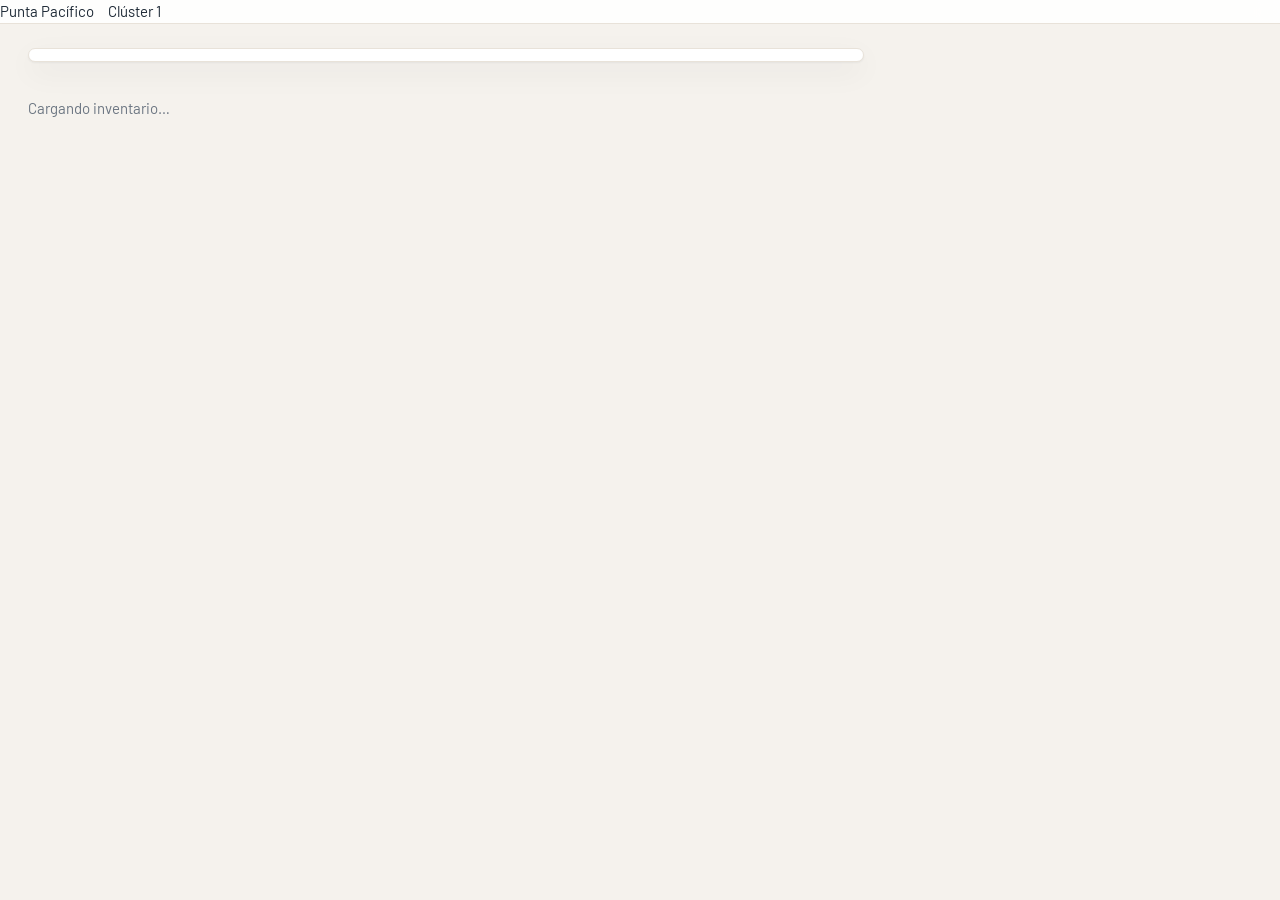
<file: cotizador/index.html>
<!doctype html>
<html lang="es">
<head>
<meta charset="utf-8">
<meta name="viewport" content="width=device-width, initial-scale=1">
<meta name="robots" content="noindex, nofollow">
<title>Cotizador Punta Pacífico</title>
<meta name="description" content="Cotizador de casas Punta Pacífico · Clúster 1, Ensenada.">
<link rel="icon" href="/favicon.ico">
<link rel="preload" href="/assets/cotizador/fonts/barlow-400.woff2" as="font" type="font/woff2" crossorigin>
<link rel="preload" href="/assets/cotizador/fonts/barlow-condensed-600.woff2" as="font" type="font/woff2" crossorigin>
<link rel="stylesheet" href="/cotizador/cotizador.css">
<script src="/cotizador/calc.js" defer></script>
<script src="/cotizador/app.js" defer></script>
</head>
<body>
<header class="top" id="top">
  <div style="display:flex;align-items:baseline;gap:14px">
    <span class="marca">Punta Pacífico</span>
    <span class="sub" id="sub">Clúster 1</span>
  </div>
  <div class="top-der" id="top-der"></div>
</header>

<div class="pagina">
  <main>
    <nav class="pasos" id="pasos" aria-label="Pasos de la cotización"></nav>
    <section class="vista" id="vista" aria-live="polite">
      <p class="muted">Cargando inventario…</p>
    </section>
    <div class="hojas" id="hojas" aria-hidden="true"></div>
  </main>
  <aside id="aside"></aside>
</div>

<div id="dialogo"></div>
<noscript><p style="padding:24px">El cotizador necesita JavaScript activado.</p></noscript>
</body>
</html>
</file>
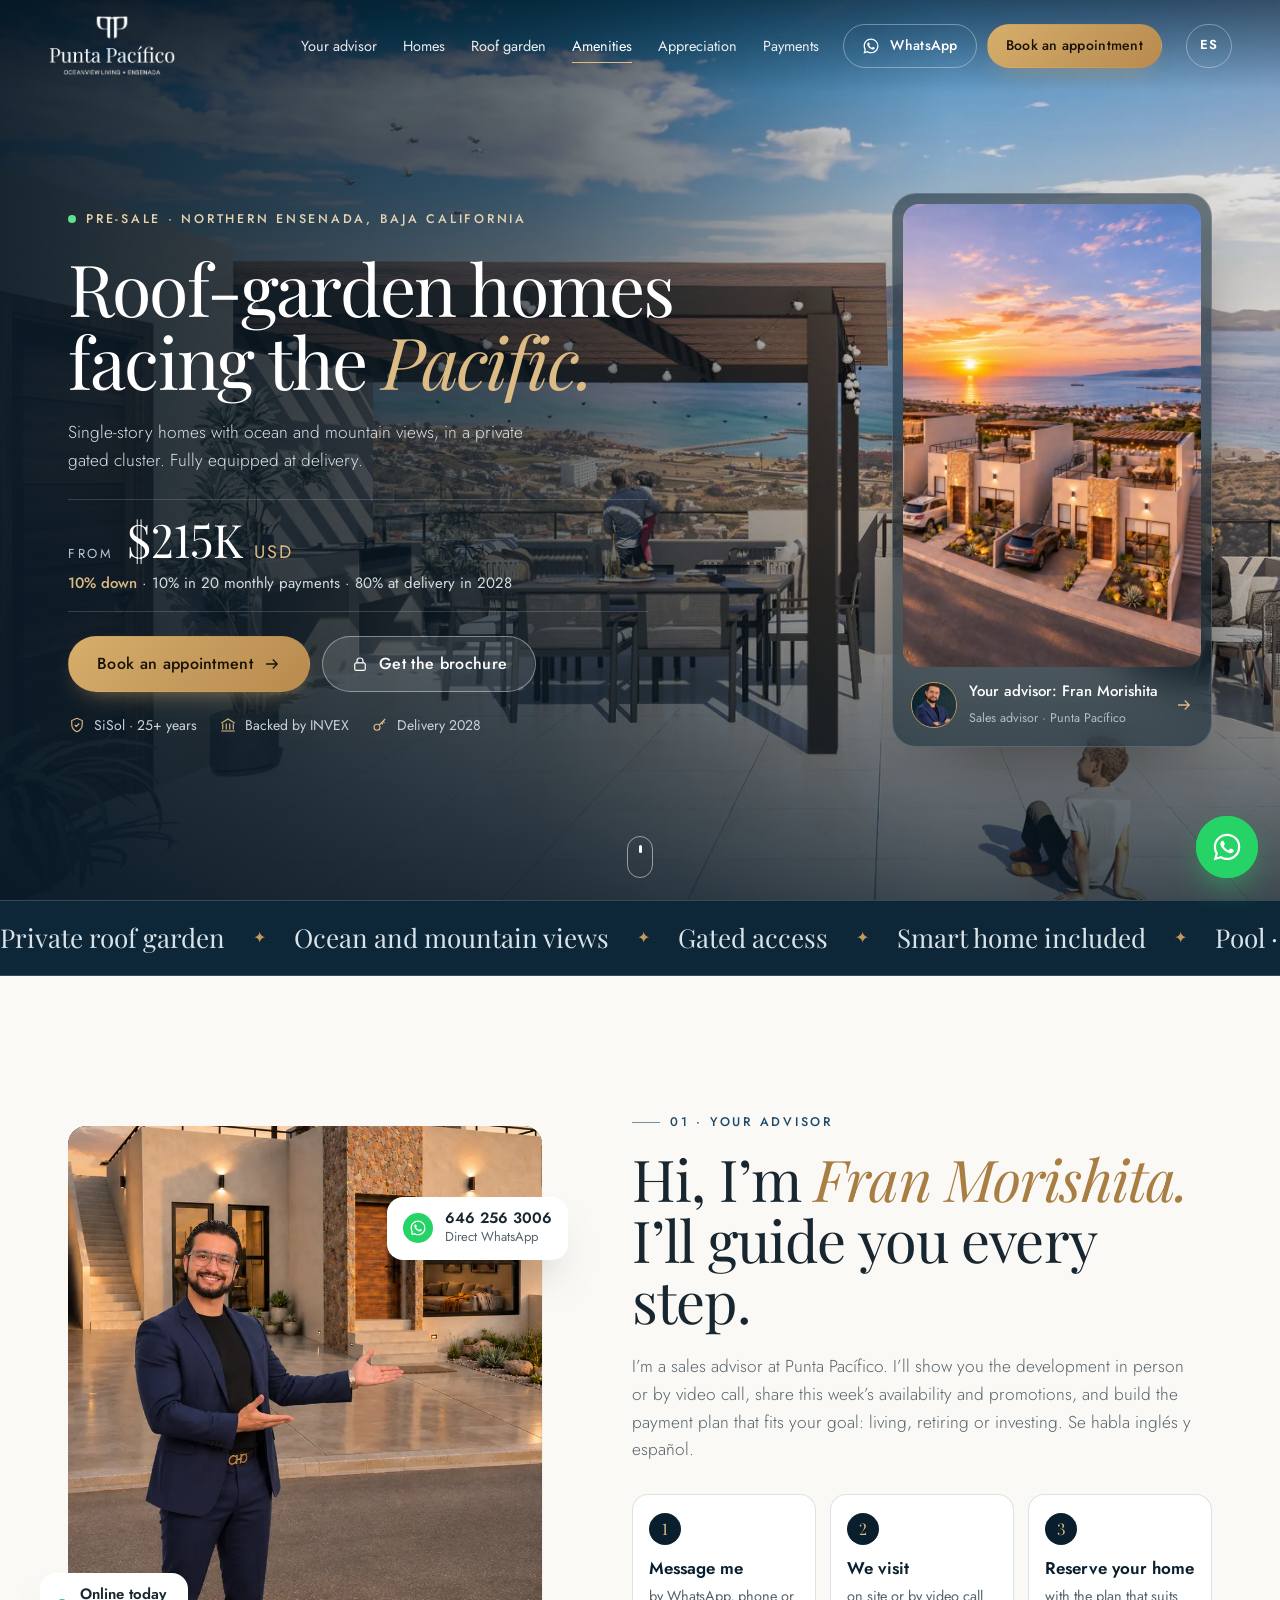
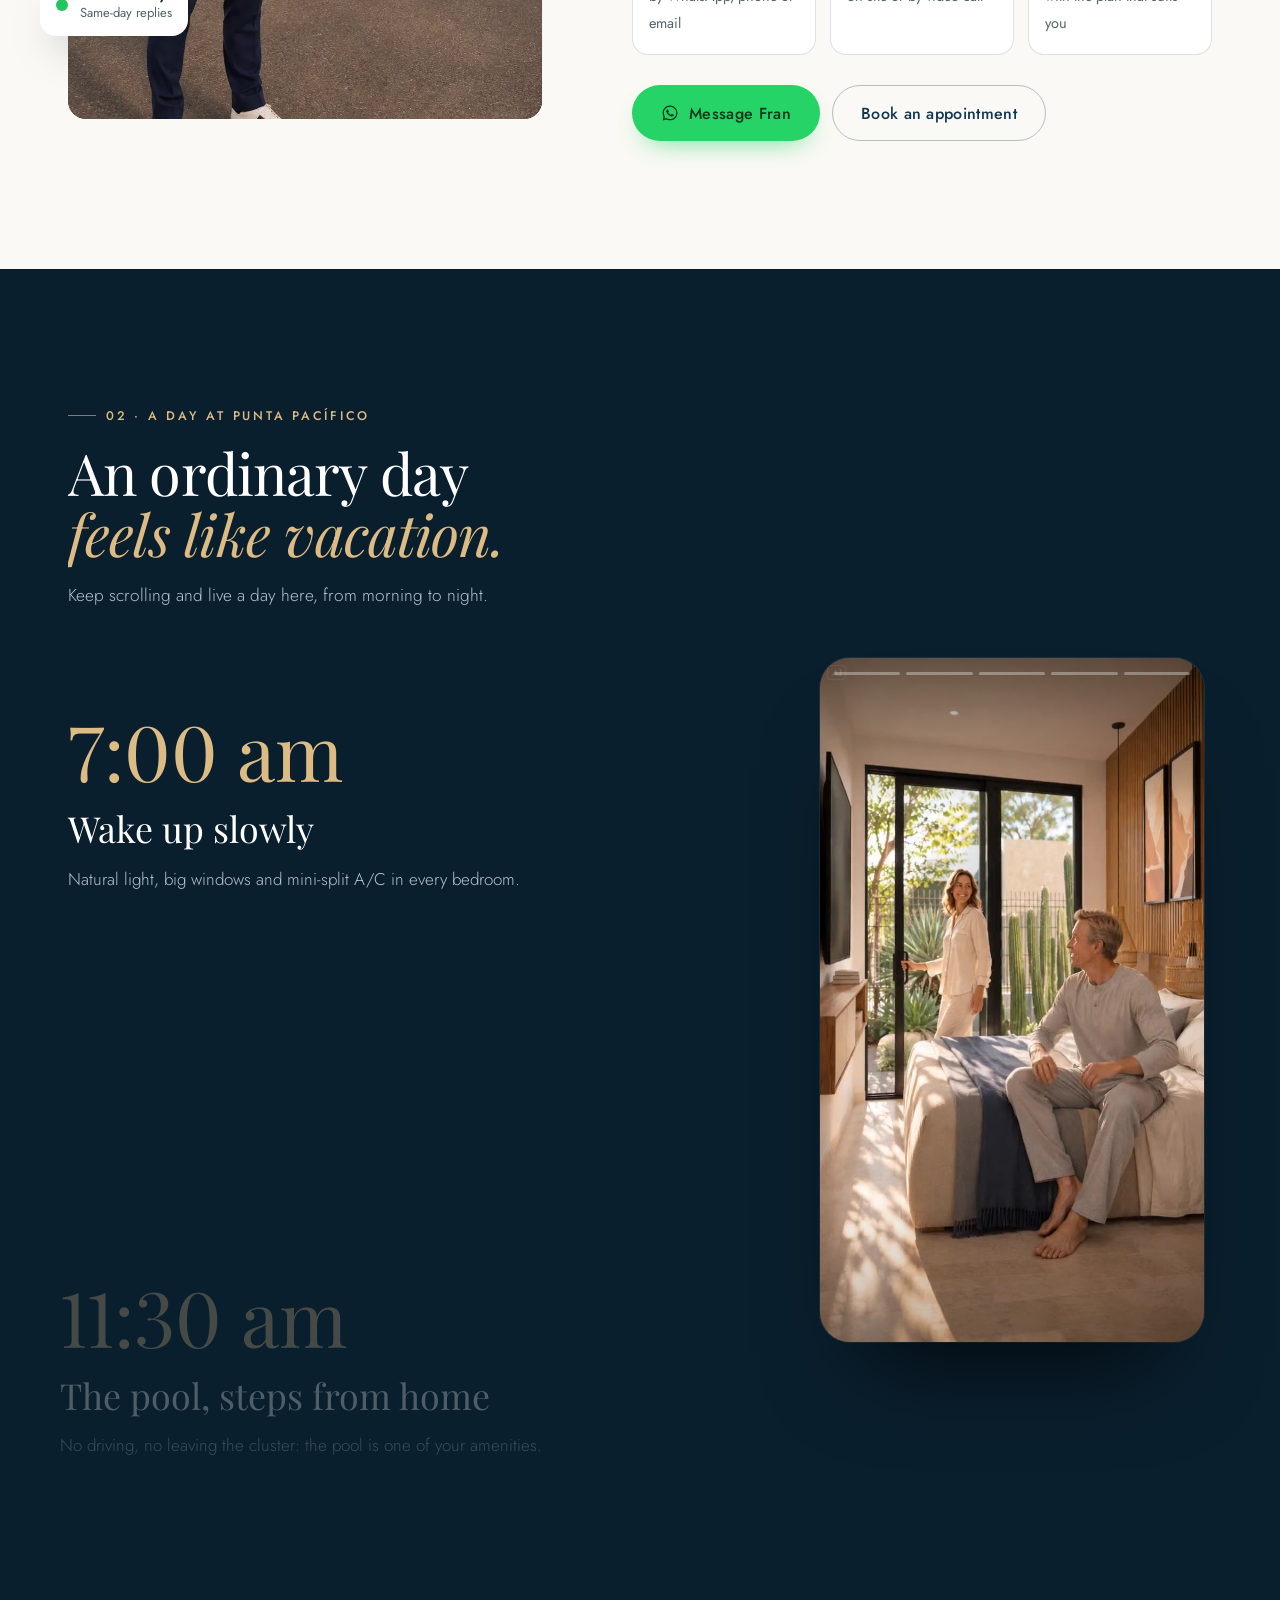
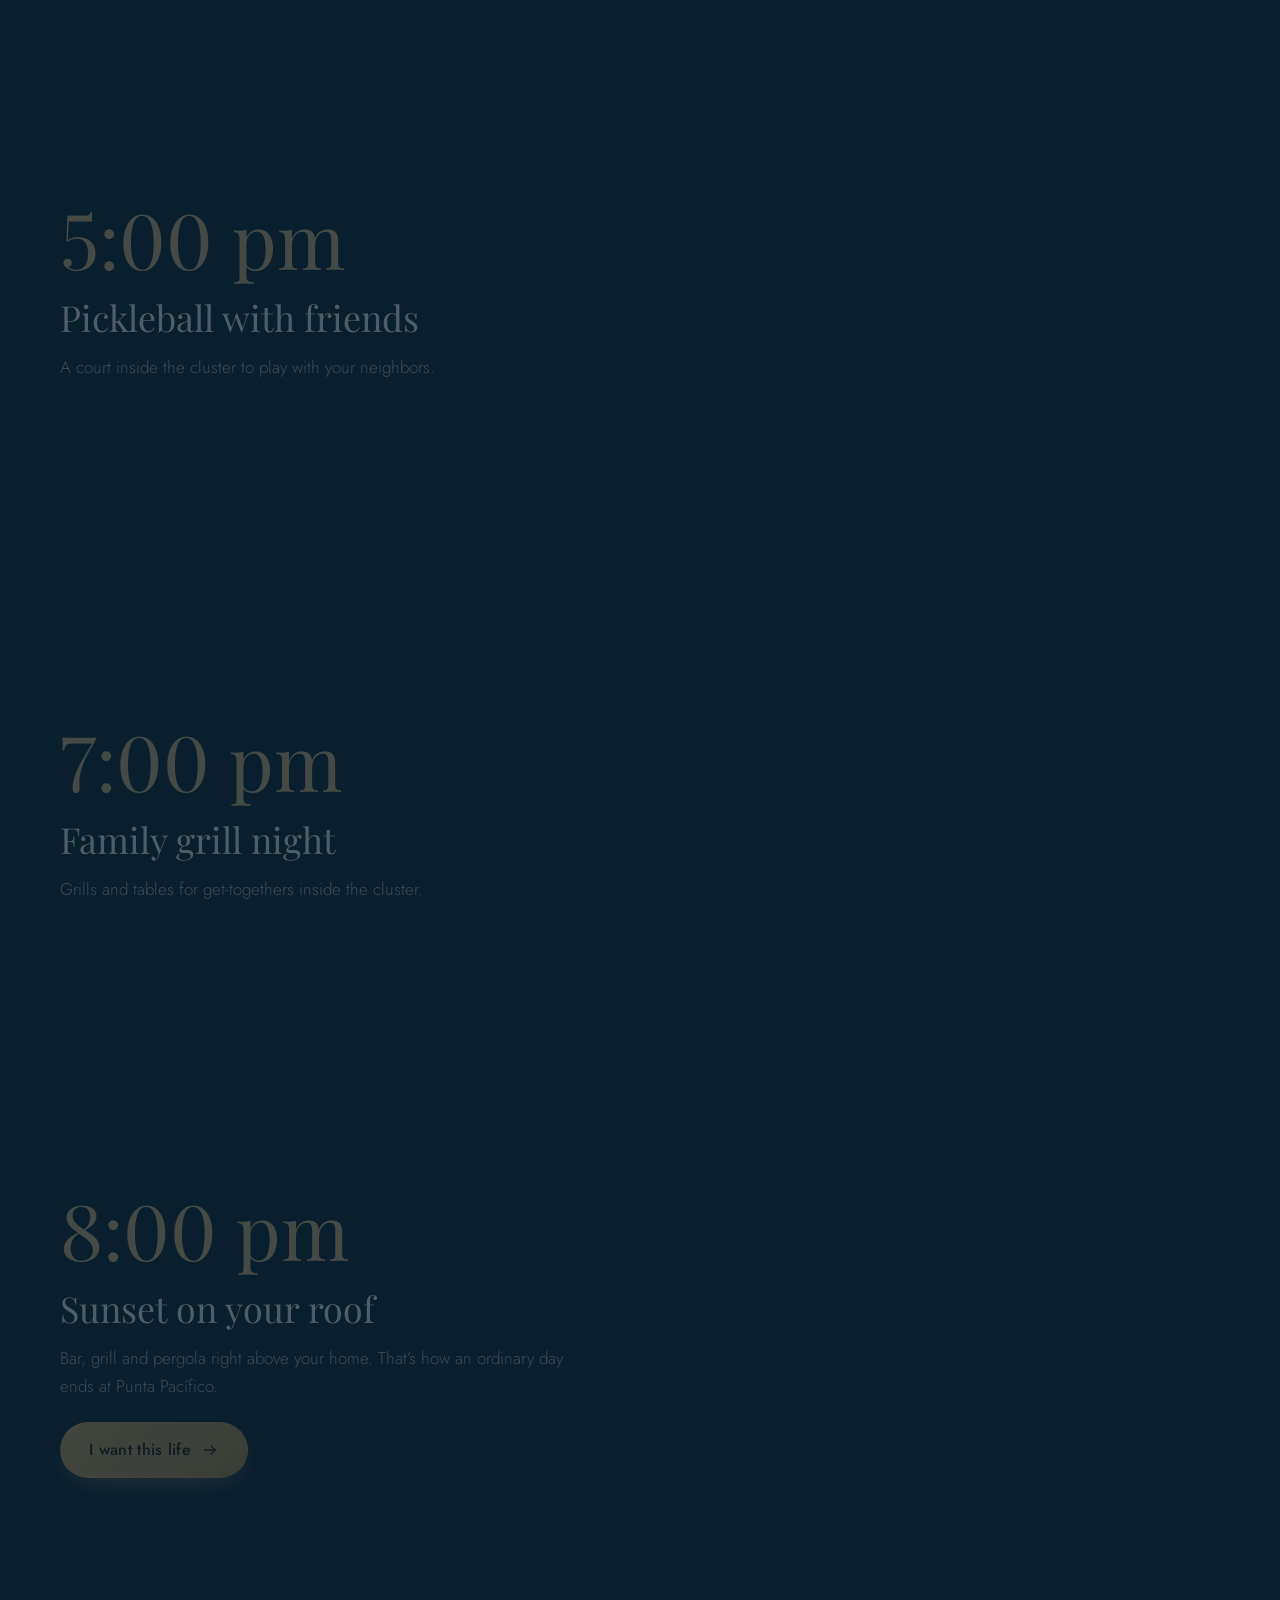
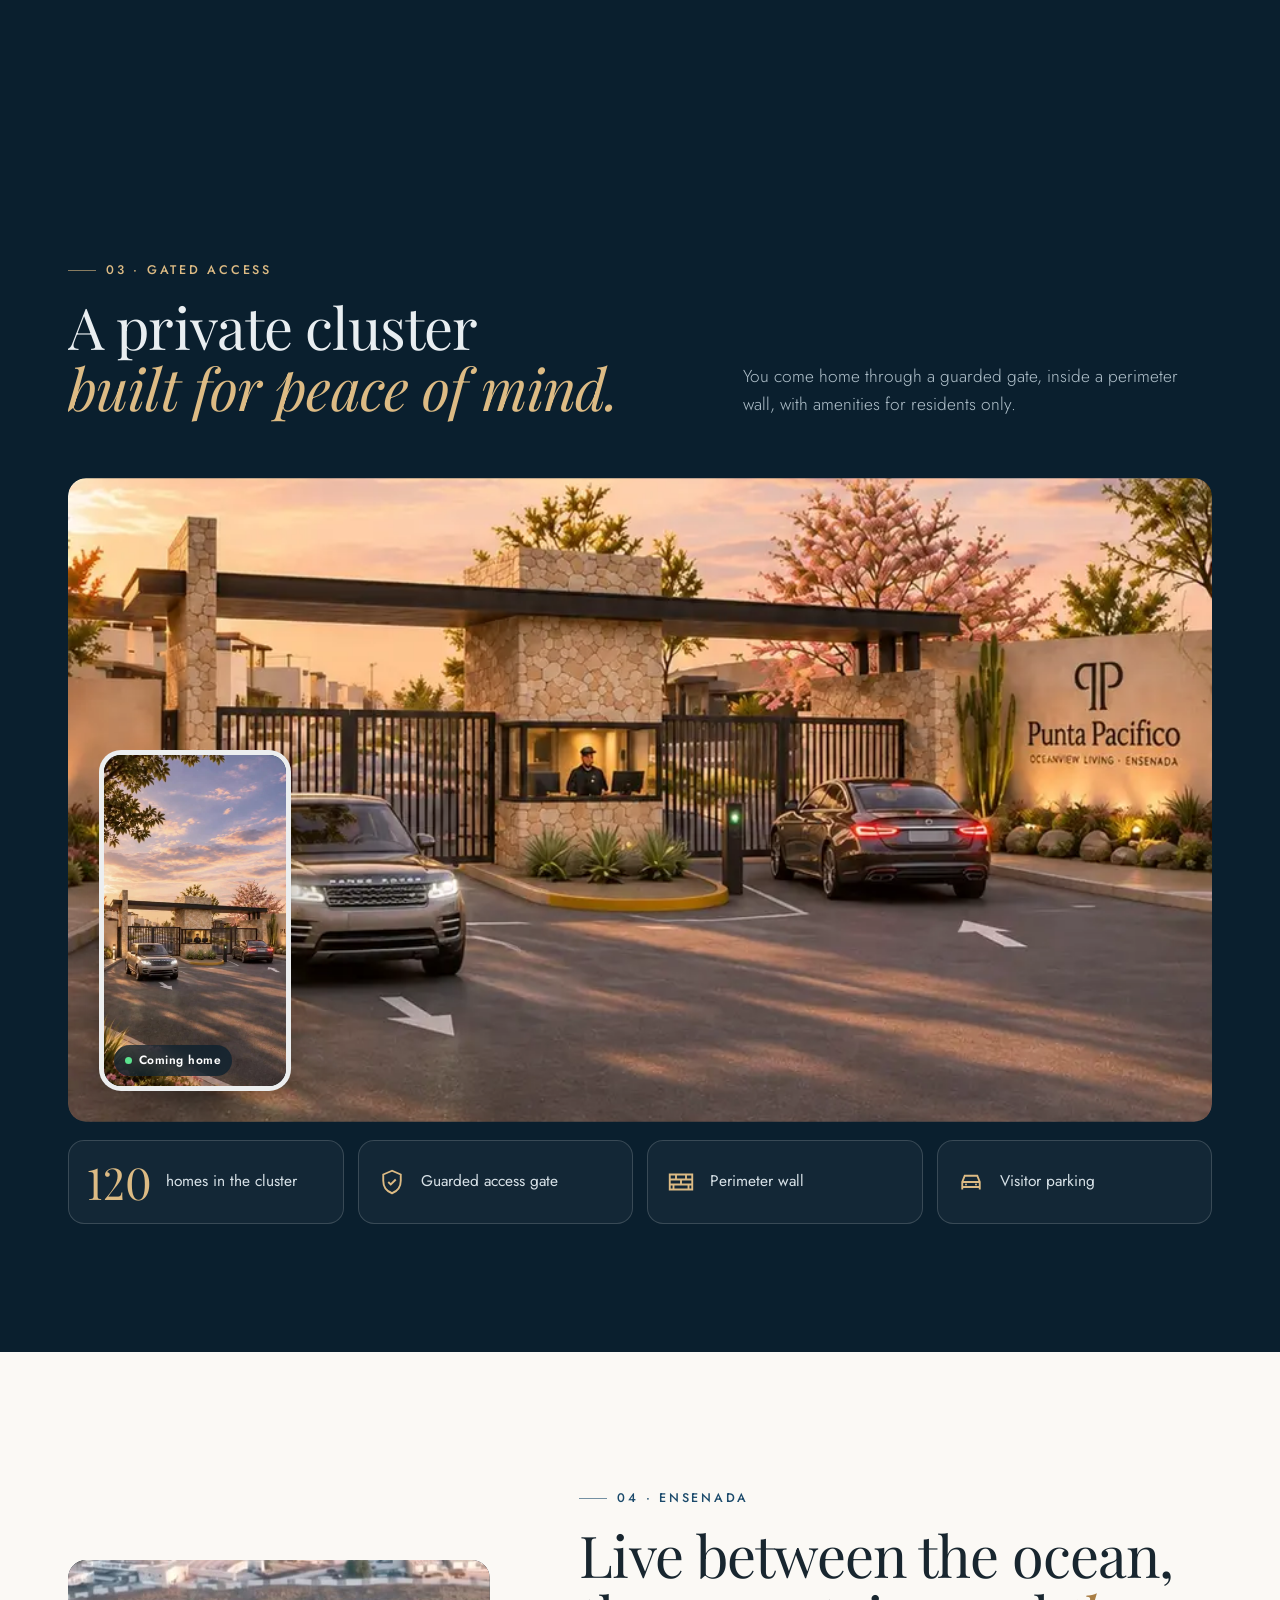
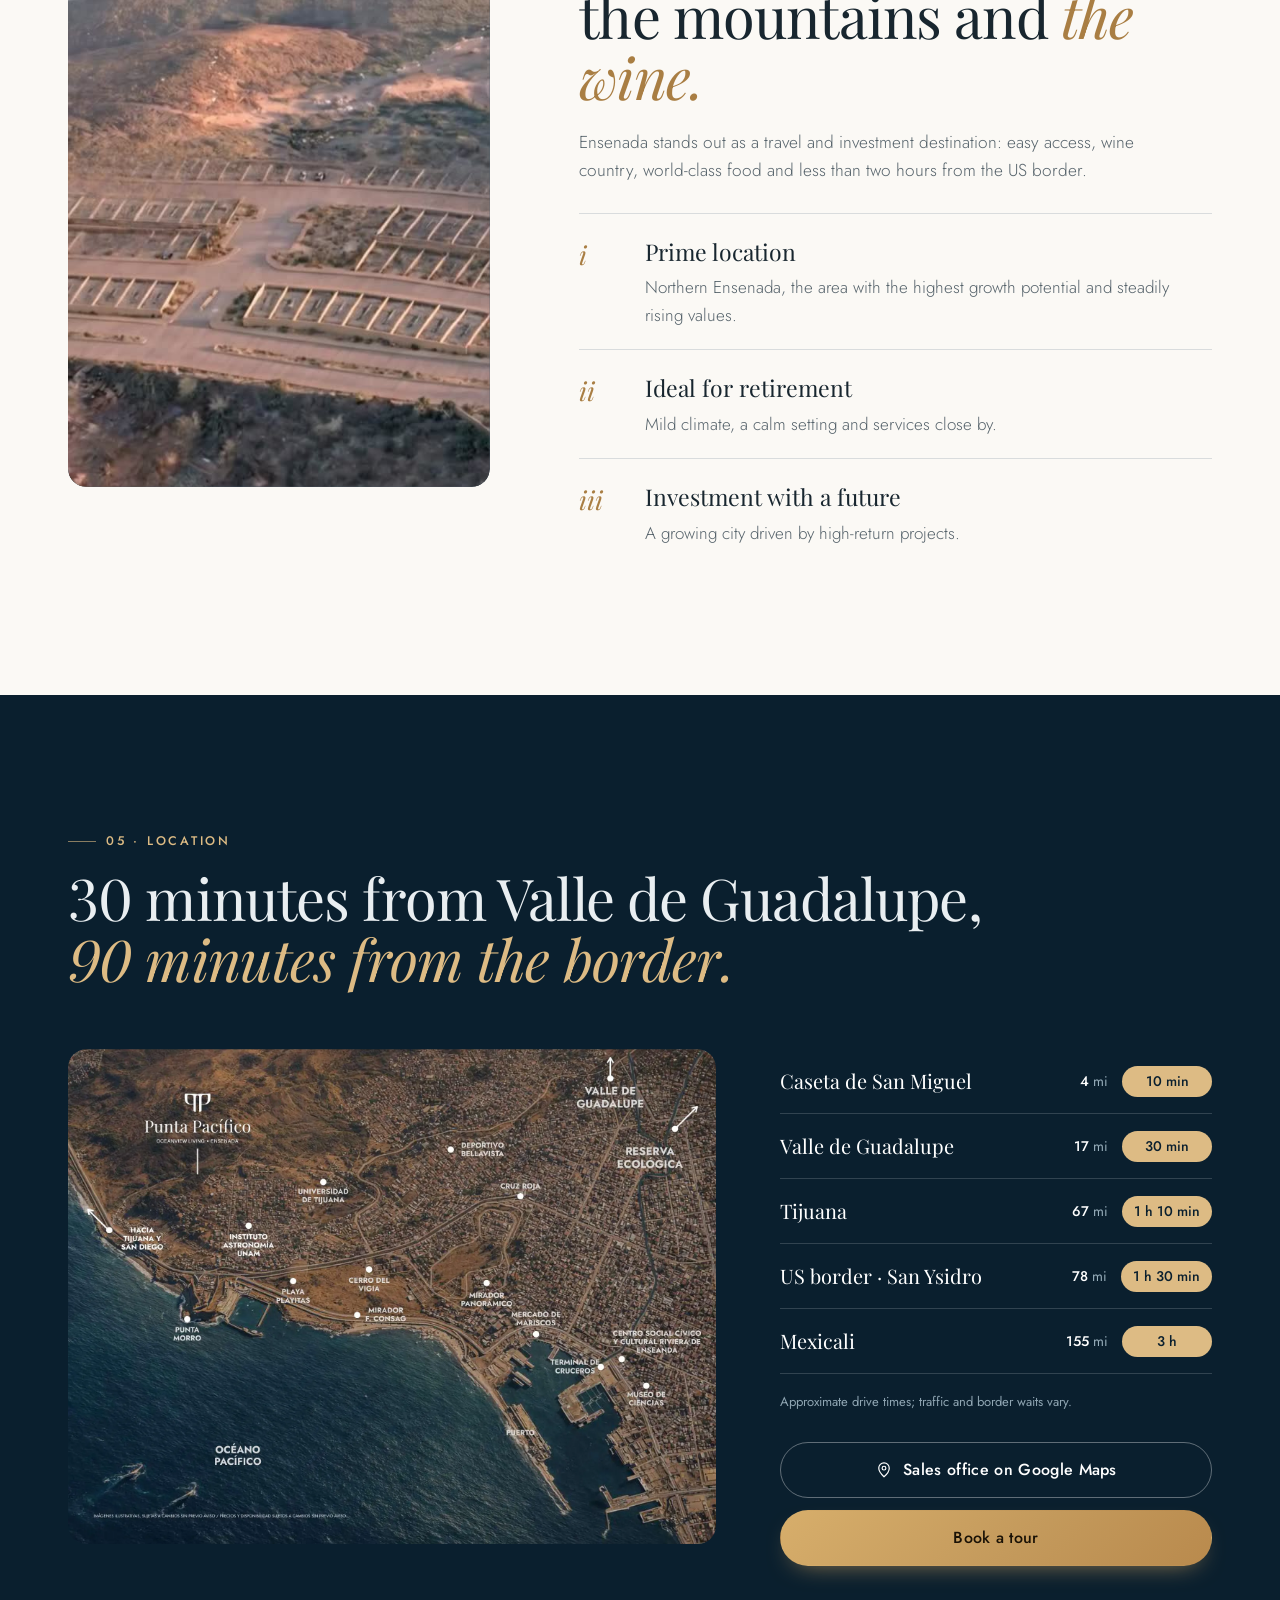
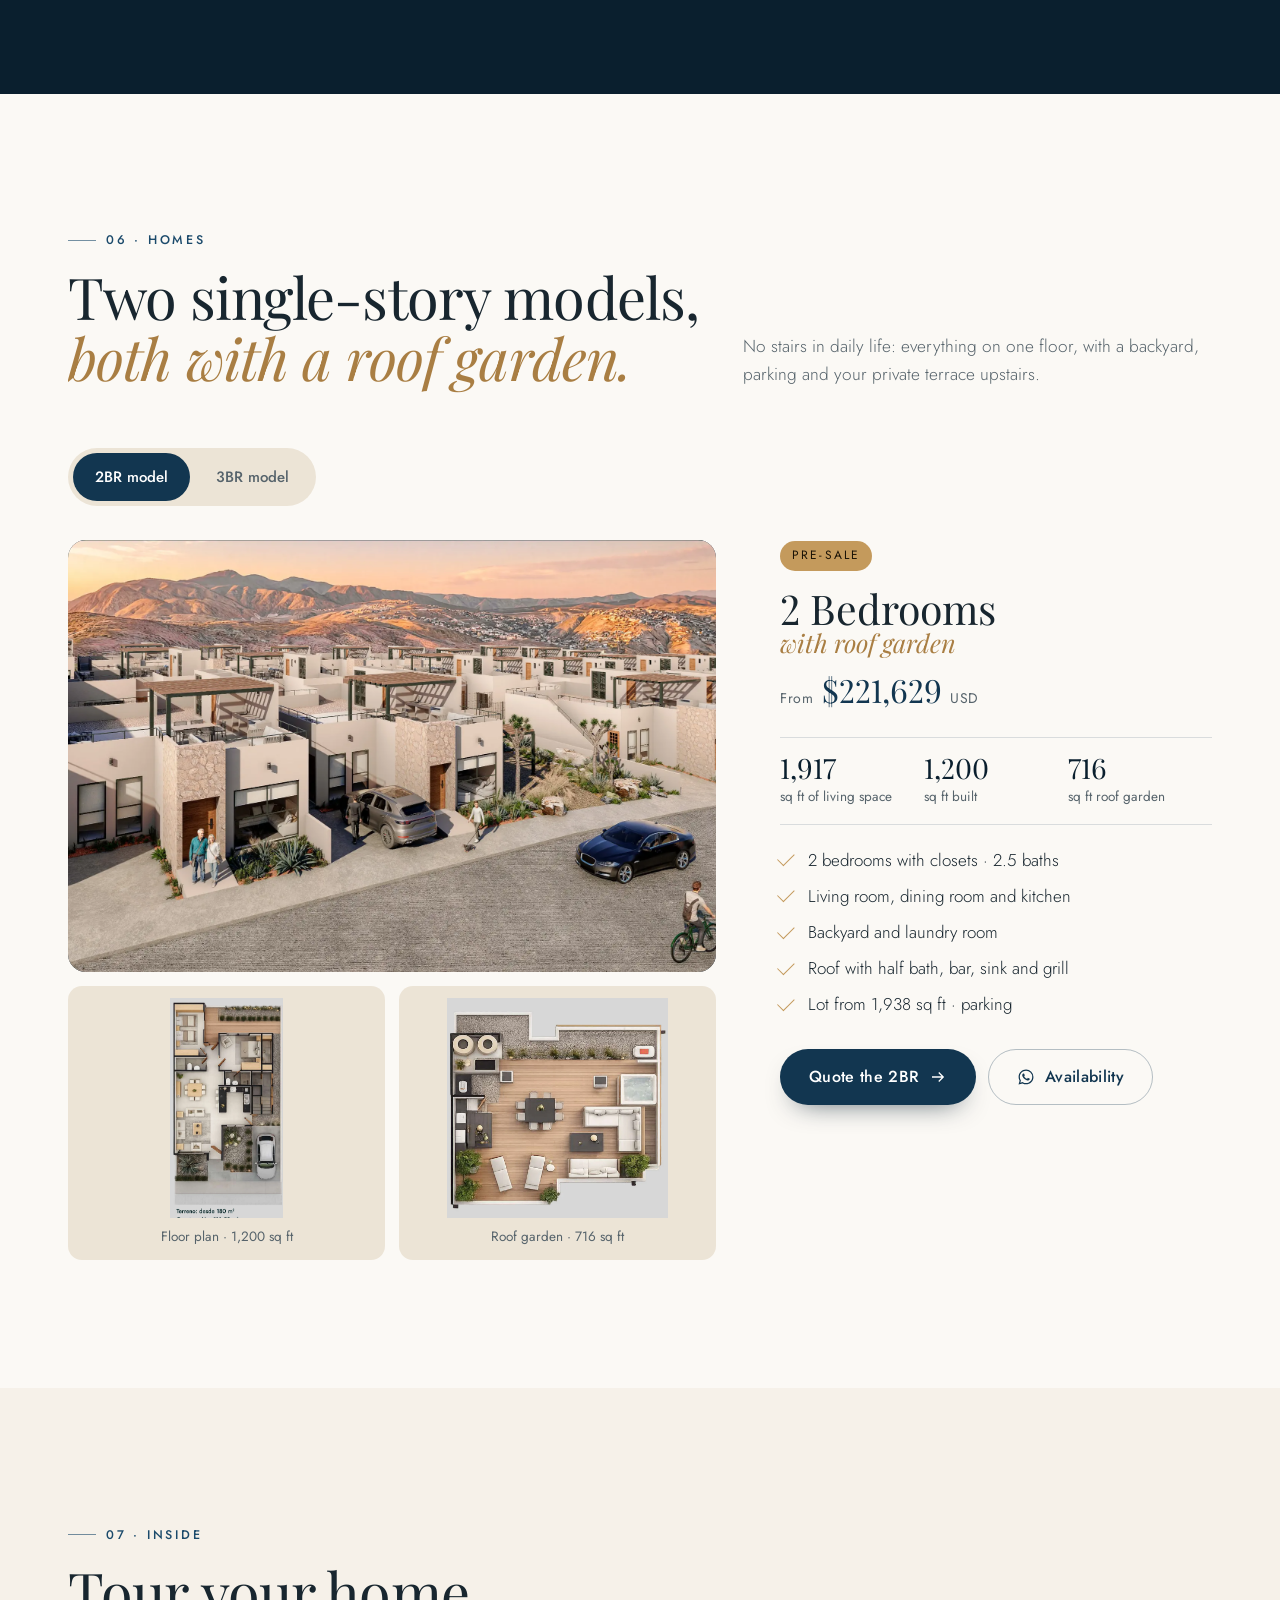
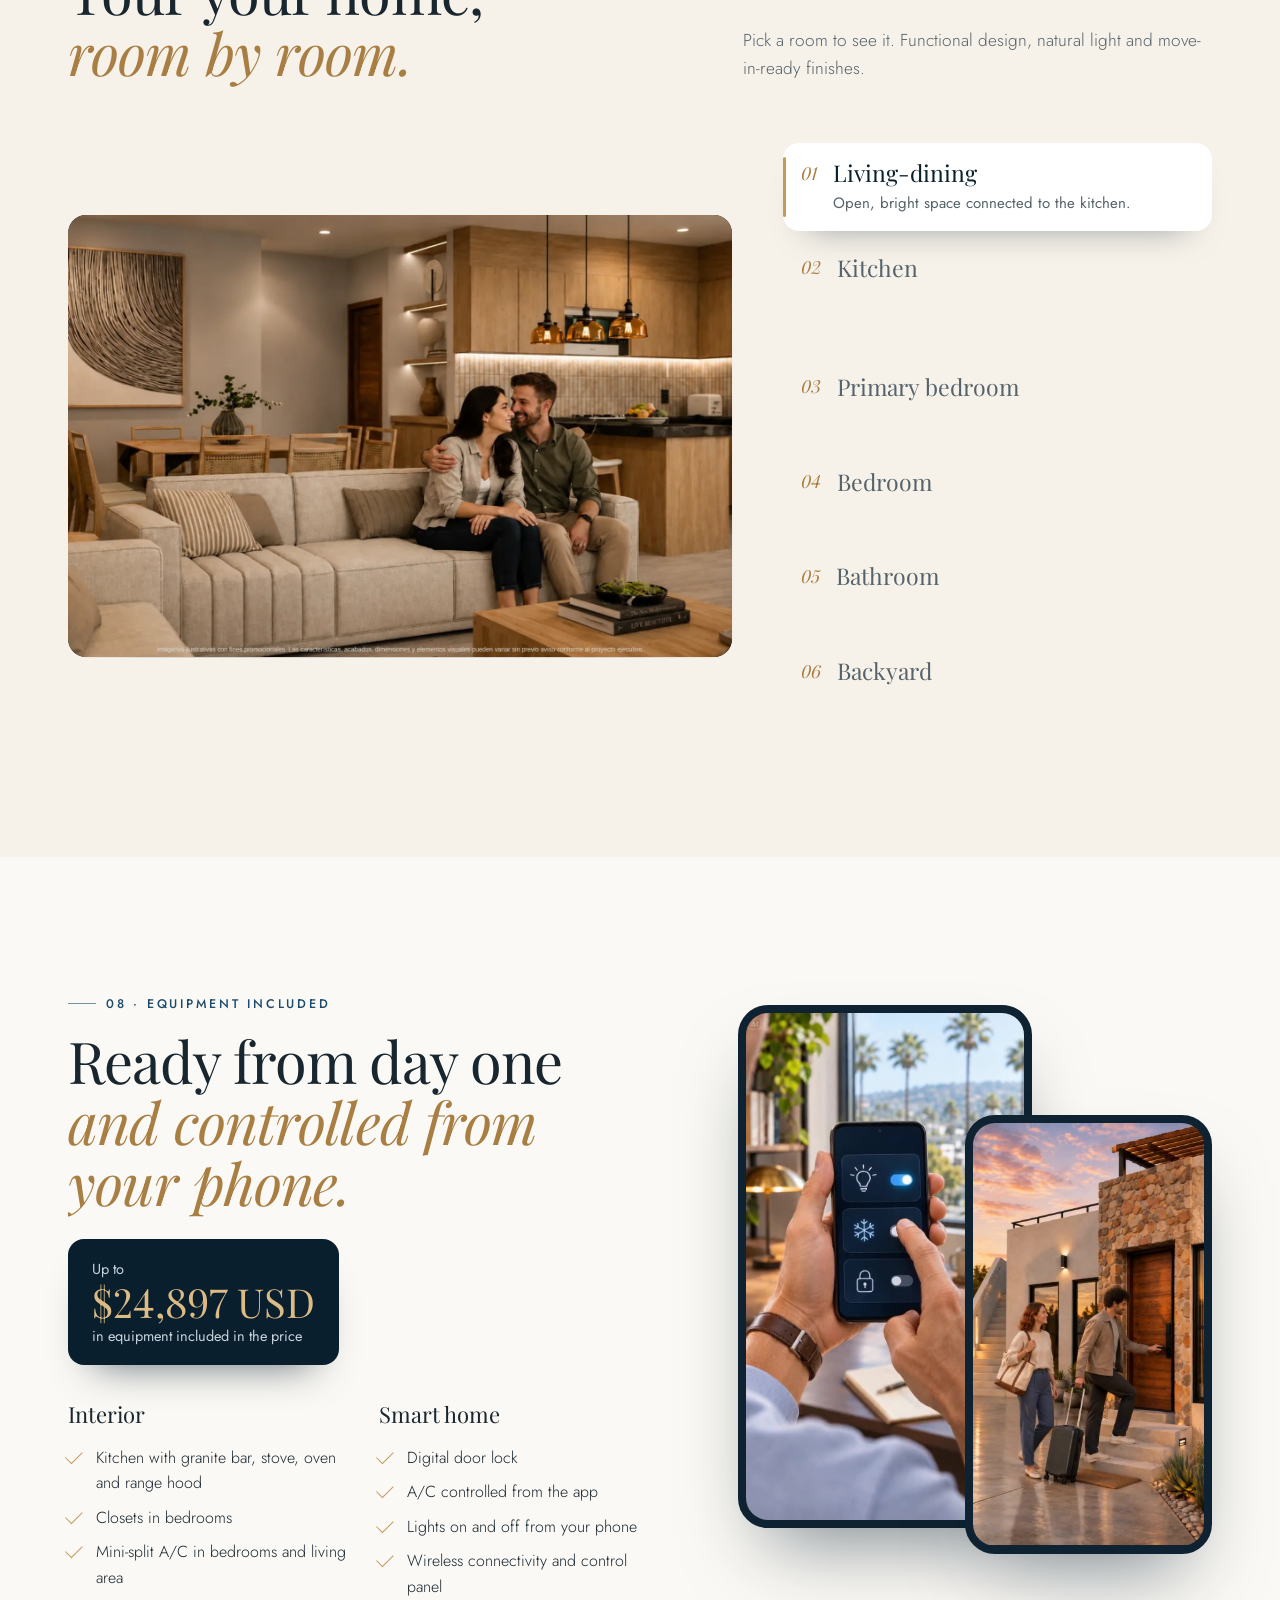
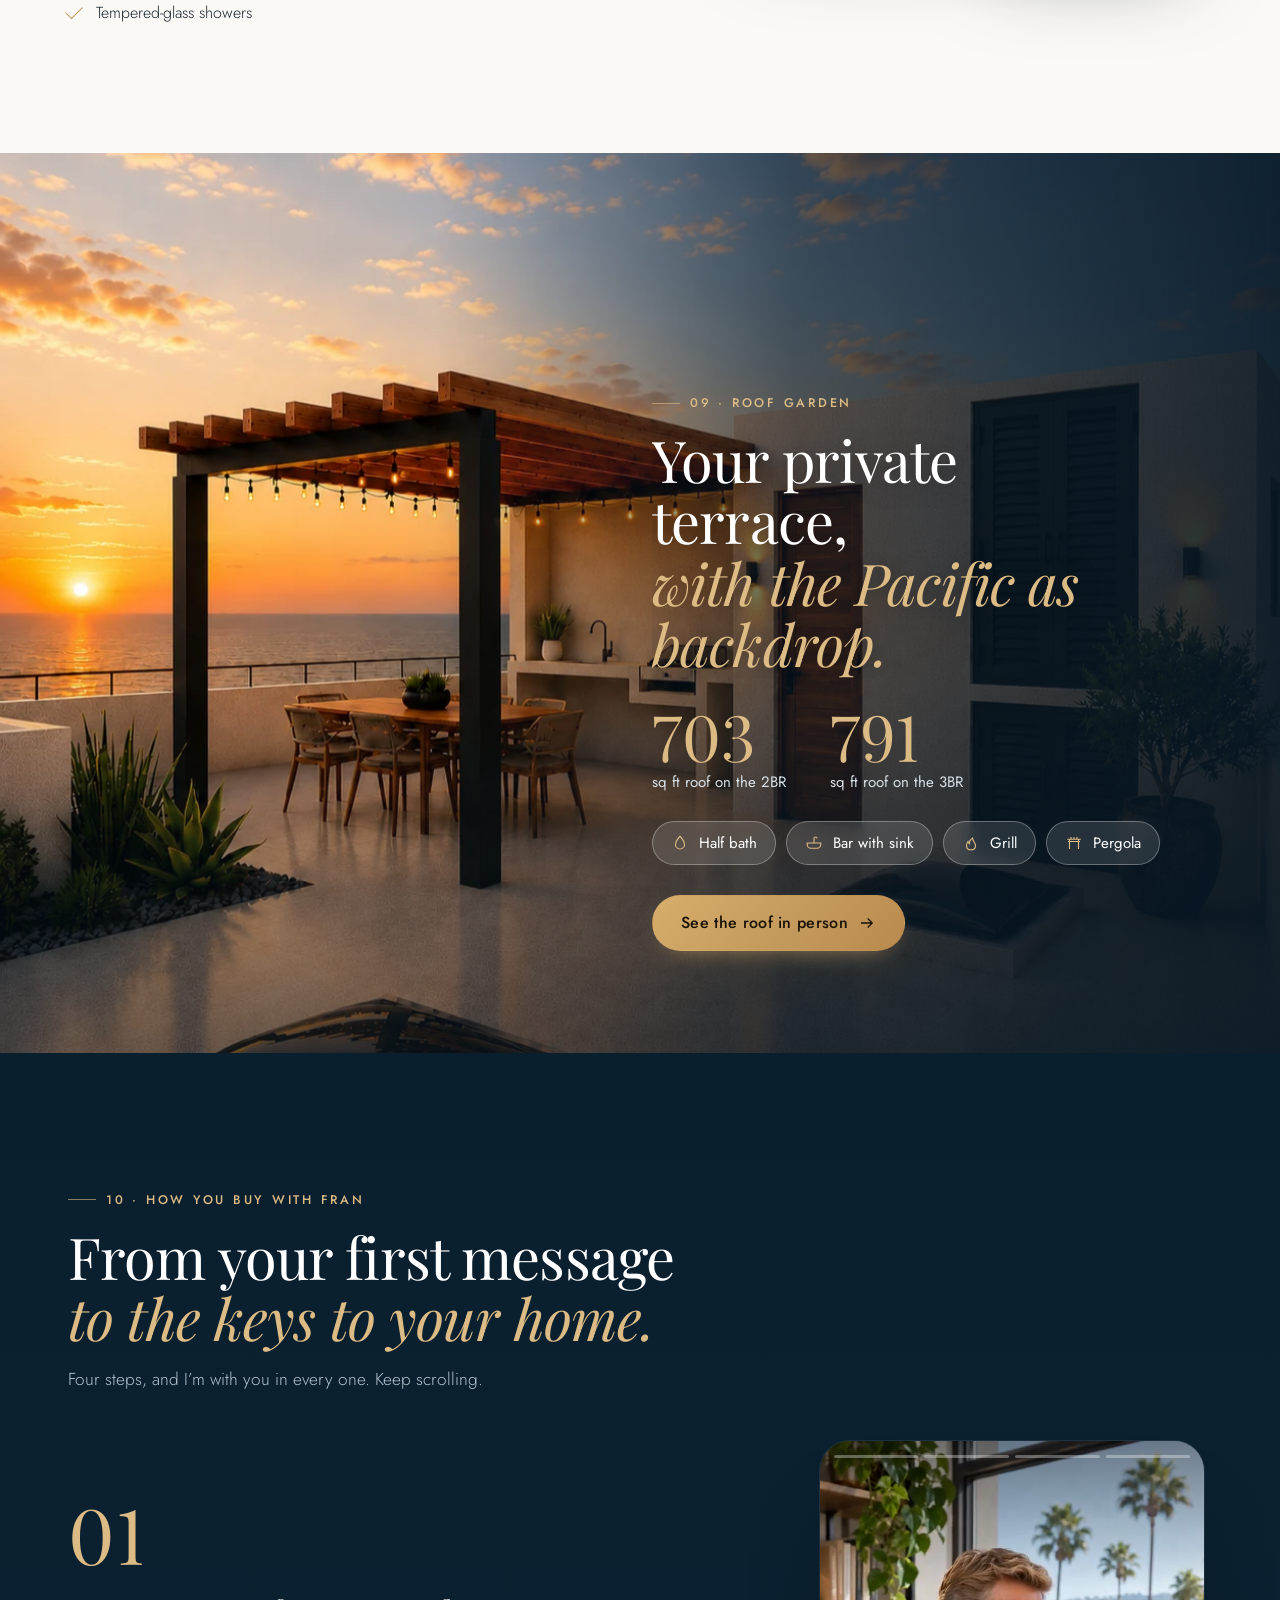
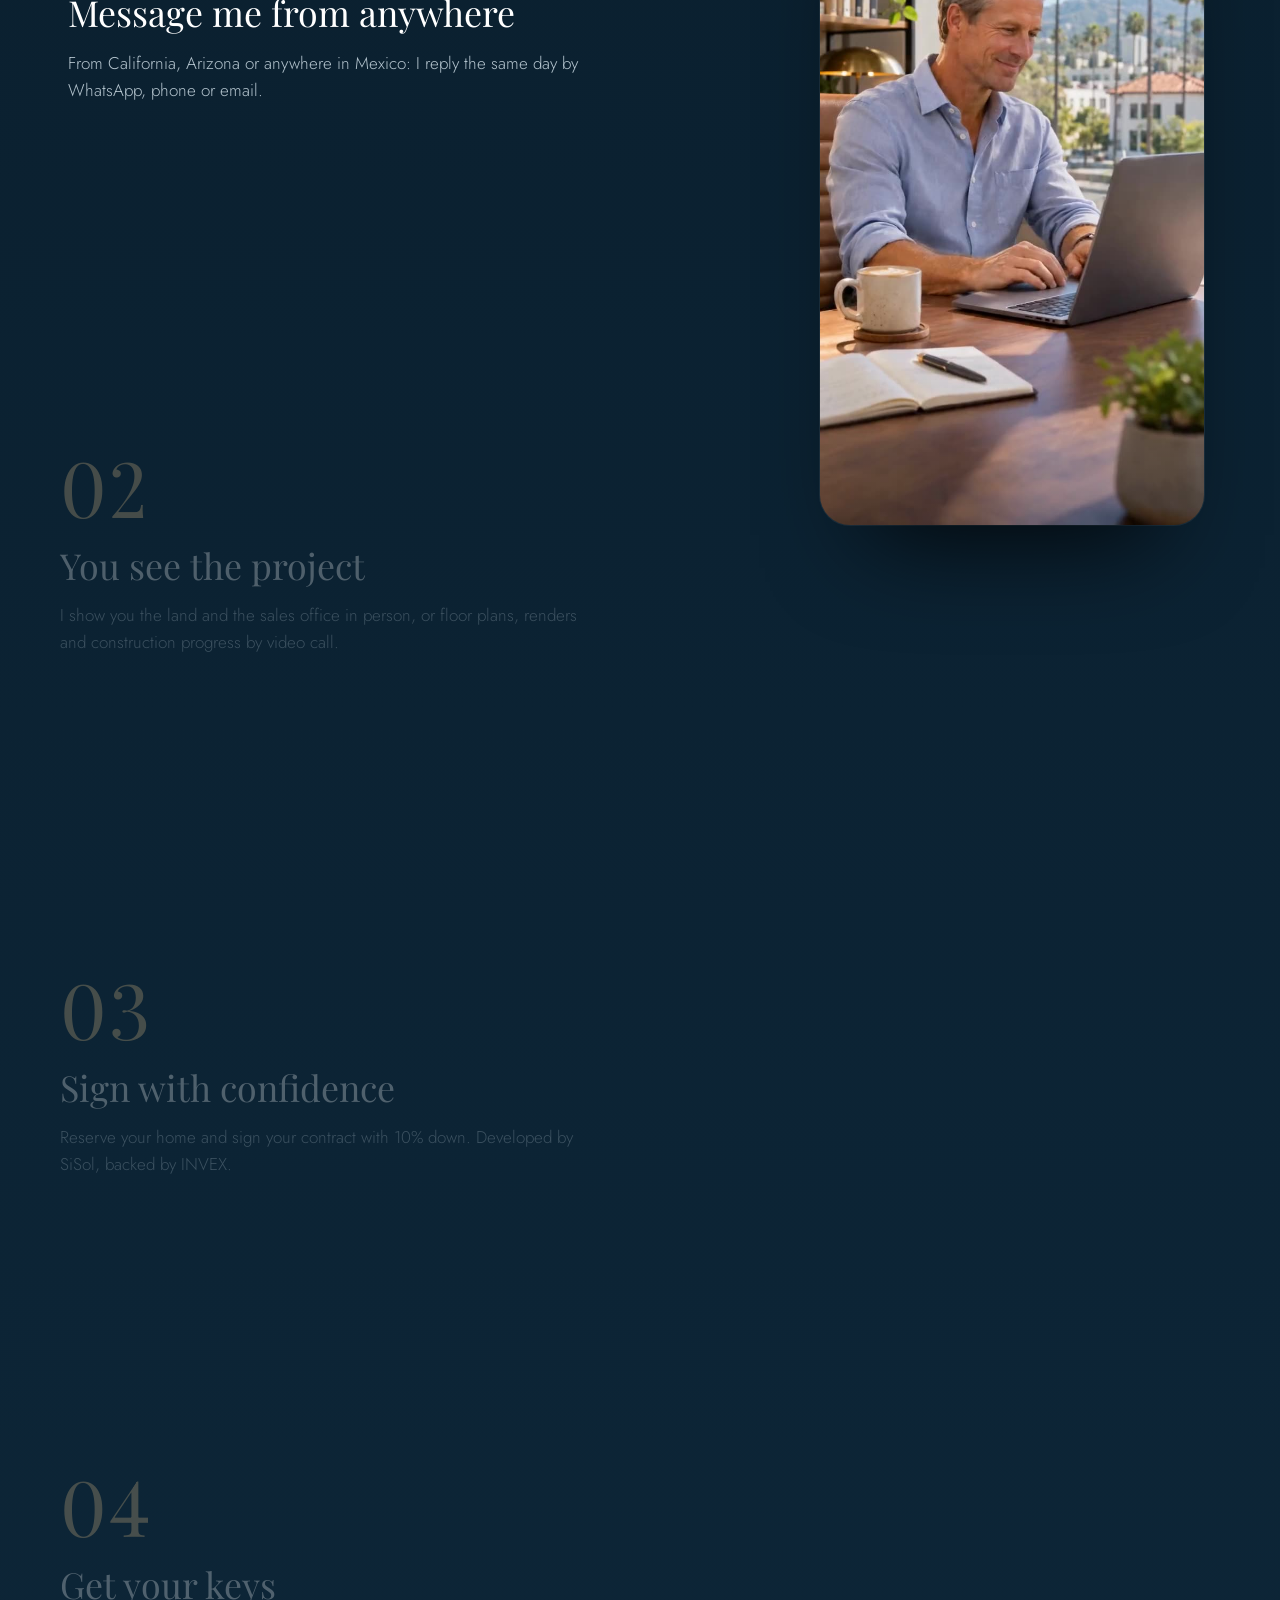
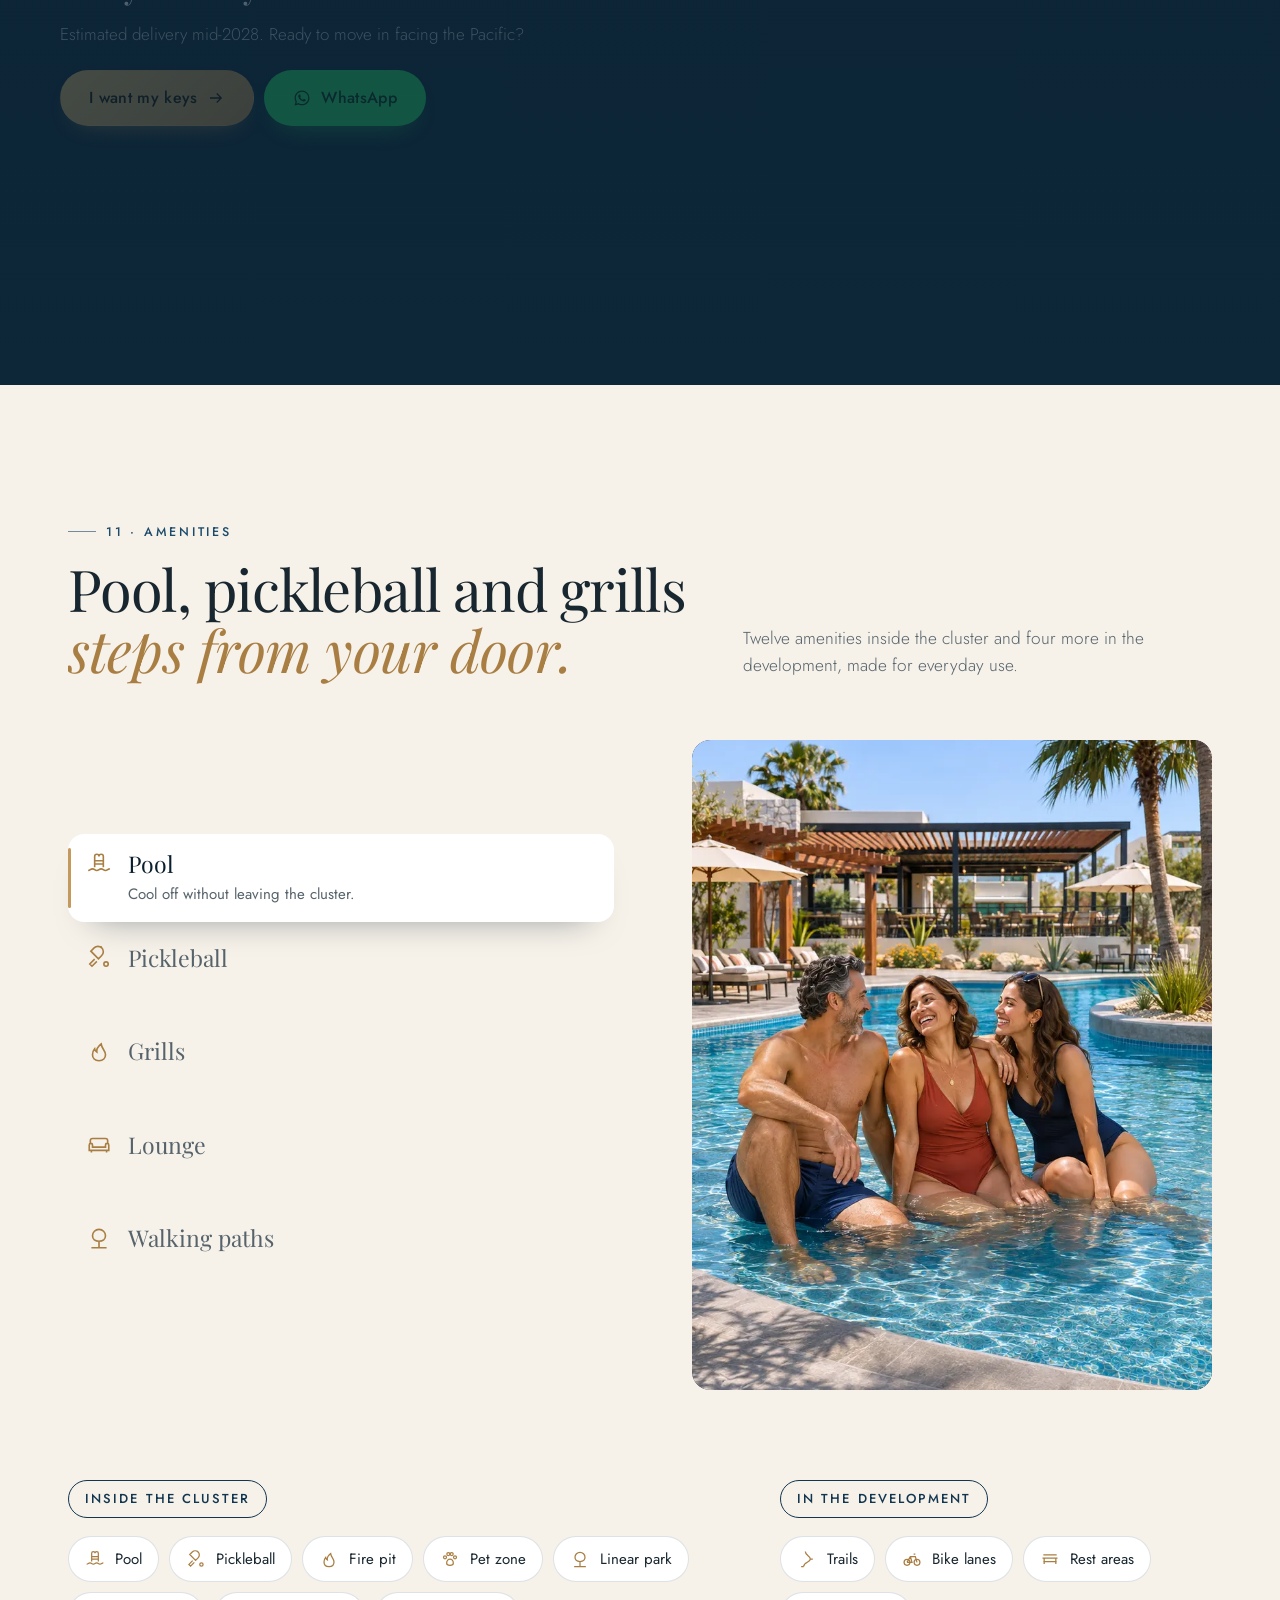
<file: en.html>
<!doctype html>
<html lang="en" data-type="product">
<head>
  <meta charset="utf-8">
  <meta name="viewport" content="width=device-width, initial-scale=1, viewport-fit=cover">
  <title>Punta Pacífico Ensenada · Ocean-view homes with roof garden | Fran Morishita</title>
  <meta name="description" content="Single-story homes with a private roof garden and ocean views in Ensenada, Baja California. Pre-sale from $215K USD with 10% down. Your sales advisor: Fran Morishita.">
  <meta name="page-type" content="product">
  <meta name="site-kind" content="other">
  <meta name="theme-color" content="#0A1F2E">
  <script>(function(){var p=location.pathname.replace(/\/+$/,''),en=document.documentElement.lang.indexOf('en')===0,ex=/^\/(es|en)(\.html)?$/.exec(p);if(ex){try{localStorage.setItem('pp_lang',ex[1])}catch(e){}return}var want=null;try{var q=new URLSearchParams(location.search).get('lang');if(q==='es'||q==='en')localStorage.setItem('pp_lang',q);want=localStorage.getItem('pp_lang')}catch(e){}if(!want){var l=((navigator.languages&&navigator.languages[0])||navigator.language||'').toLowerCase();if(l.indexOf('es')===0)want='es';else if(l.indexOf('en')===0)want='en';else{var tz='';try{tz=Intl.DateTimeFormat().resolvedOptions().timeZone||''}catch(e){}want=/Mexico|Tijuana|Hermosillo|Mazatlan|Chihuahua|Monterrey|Merida|Cancun|Matamoros|Bahia_Banderas|Bogota|Lima|Santiago|Buenos_Aires|Caracas|Madrid|Guatemala|Costa_Rica|Panama|El_Salvador|Tegucigalpa|Managua|Montevideo|Asuncion|La_Paz|Guayaquil|Santo_Domingo|Havana/.test(tz)?'es':'en'}}if(want==='en'&&!en)location.replace('/en'+location.search+location.hash);else if(want==='es'&&en)location.replace('/es'+location.search+location.hash)})();</script>
  <link rel="alternate" hreflang="es-MX" href="https://puntapacifico.vercel.app/">
  <link rel="alternate" hreflang="en" href="https://puntapacifico.vercel.app/en">
  <link rel="alternate" hreflang="x-default" href="https://puntapacifico.vercel.app/">
  <link rel="canonical" href="https://puntapacifico.vercel.app/en">
  <meta property="og:type" content="website">
  <meta property="og:locale" content="en_US">
  <meta property="og:site_name" content="Punta Pacífico">
  <meta property="og:title" content="Punta Pacífico · Ocean-view homes with roof garden in Ensenada">
  <meta property="og:description" content="Pre-sale from $215K USD. 10% down, 10% in 20 monthly payments and 80% at delivery. Book an appointment with Fran Morishita.">
  <meta property="og:image" content="https://puntapacifico.vercel.app/assets/brand/og.jpg">
  <meta property="og:image:width" content="1200">
  <meta property="og:image:height" content="630">
  <meta property="og:url" content="https://puntapacifico.vercel.app/en">
  <meta name="twitter:card" content="summary_large_image">
  <link rel="icon" href="/favicon.ico?v=3" sizes="any">
  <link rel="icon" type="image/png" sizes="32x32" href="/assets/brand/favicon-32.png?v=3">
  <link rel="icon" type="image/png" sizes="192x192" href="/assets/brand/favicon-192.png?v=3">
  <link rel="apple-touch-icon" href="/assets/brand/apple-touch-icon.png?v=3">
  <link rel="preconnect" href="https://fonts.googleapis.com">
  <link rel="preconnect" href="https://fonts.gstatic.com" crossorigin>
  <link href="https://fonts.googleapis.com/css2?family=Jost:wght@300;400;500;600&family=Playfair+Display:ital,wght@0,400;0,500;1,400;1,500&display=swap" rel="stylesheet">
  <link rel="preload" as="image" href="assets/img/roof-vista.webp">
  <link rel="stylesheet" href="styles.css">
  <script type="application/ld+json">
  {
    "@context": "https://schema.org",
    "@type": "RealEstateListing",
    "name": "Punta Pacífico · Oceanview Living Ensenada",
    "description": "Single-story homes with roof garden and ocean views in northern Ensenada, Baja California. 2BR and 3BR models in pre-sale.",
    "url": "https://puntapacifico.vercel.app/",
    "image": "https://puntapacifico.vercel.app/assets/brand/og.jpg",
    "offers": [
      {"@type": "Offer", "name": "2BR model", "price": "221629", "priceCurrency": "USD"},
      {"@type": "Offer", "name": "3BR model", "price": "242225", "priceCurrency": "USD"}
    ],
    "address": {"@type": "PostalAddress", "addressLocality": "Ensenada", "addressRegion": "Baja California", "addressCountry": "MX"},
    "agent": {"@type": "RealEstateAgent", "name": "Fran Morishita", "telephone": "+52 646 256 3006", "email": "fmejiam@sisol.com.mx"}
  }
  </script>
</head>
<body>
  <a class="skip" href="#contenido">Skip to content</a>

  <div class="loader" aria-hidden="true">
    <img src="assets/brand/logo-blanco.png" alt="" width="220" height="106">
    <span class="loader__bar"><i></i></span>
  </div>

  <!-- Menú fijo siempre visible, con barra de progreso de lectura -->
  <header class="nav" data-nav>
    <a class="nav__logo" href="#inicio" aria-label="Punta Pacífico, go to top">
      <img src="assets/brand/logo-blanco.png" alt="Punta Pacífico · Oceanview Living Ensenada" width="160" height="77">
    </a>
    <nav class="nav__links" aria-label="Sections">
      <a href="#asesor">Your advisor</a>
      <a href="#residencias">Homes</a>
      <a href="#roof">Roof garden</a>
      <a href="#amenidades">Amenities</a>
      <a href="#plusvalia">Appreciation</a>
      <a href="#pagos">Payments</a>
    </nav>
    <div class="nav__cta">
      <a class="btn btn--ghost btn--sm" data-wa data-wa-origin="nav" href="#" target="_blank" rel="noopener">
        <svg class="ico" aria-hidden="true"><use href="#i-wa"/></svg><span>WhatsApp</span>
      </a>
      <button class="btn btn--gold btn--sm" data-open-form="visita">Book an appointment</button>
    </div>
    <a class="nav__lang" href="/es" hreflang="es" lang="es" aria-label="Ver en español">ES</a>
    <button class="nav__burger" aria-label="Open menu" aria-expanded="false" aria-controls="mnav" data-burger><span></span><span></span></button>
    <span class="nav__progress" aria-hidden="true"><i data-progress></i></span>
  </header>

  <div class="mnav" id="mnav" data-mnav hidden>
    <a href="#asesor"><small>01</small>Your advisor</a>
    <a href="#seguridad"><small>02</small>Gated access</a>
    <a href="#residencias"><small>05</small>2BR and 3BR homes</a>
    <a href="#roof"><small>08</small>Roof garden</a>
    <a href="#amenidades"><small>10</small>Amenities</a>
    <a href="#plusvalia"><small>11</small>Appreciation</a>
    <a href="#pagos"><small>12</small>Payment plans</a>
    <a href="#material"><small>13</small>Brochure and ROI</a>
    <a href="/es" hreflang="es" lang="es"><small>ES</small>Versión en español</a>
    <button class="btn btn--gold btn--lg" data-open-form="visita">Book an appointment</button>
  </div>

  <main id="contenido">

    <!-- HERO -->
    <section class="hero" id="inicio" data-enter>
      <div class="hero__media">
        <video class="hero__video" autoplay muted loop playsinline preload="auto" poster="assets/video/v4/hero-reel.jpg" aria-hidden="true">
          <source src="assets/video/v4/hero-reel.mp4" type="video/mp4">
        </video>
        <img class="hero__img" src="assets/img/roof-vista.webp" alt="Roof garden with pergola overlooking Ensenada bay" width="1430" height="1155">
        <div class="hero__shade"></div>
      </div>

      <div class="hero__inner wrap">
        <div class="hero__copy">
          <p class="eyebrow hero__eyebrow"><span class="dot"></span> Pre-sale · Northern Ensenada, Baja California</p>
          <h1 class="hero__title"><span class="line"><span>Roof-garden homes</span></span><span class="line"><span>facing the <em>Pacific.</em></span></span></h1>
          <p class="hero__lead">Single-story homes with ocean and mountain views, in a private gated cluster. Fully equipped at delivery.</p>

          <div class="hero__price">
            <span class="hero__from">From</span>
            <span class="hero__amount">$<span data-count="215" data-hero>215</span>K <small>USD</small></span>
            <span class="hero__note"><b>10% down</b> · 10% in 20 monthly payments · 80% at delivery in 2028</span>
          </div>

          <div class="hero__ctas">
            <button class="btn btn--gold btn--lg btn--glow btn--pop magnetic" data-open-form="visita">Book an appointment
              <svg class="ico ico--arrow" aria-hidden="true"><use href="#i-arrow"/></svg>
            </button>
            <button class="btn btn--glass btn--lg" data-gate="brochure">
              <svg class="ico" aria-hidden="true"><use href="#i-lock"/></svg> Get the brochure
            </button>
          </div>

          <ul class="hero__trust">
            <li><svg class="ico" aria-hidden="true"><use href="#i-shield"/></svg>SiSol · 25+ years</li>
            <li><svg class="ico" aria-hidden="true"><use href="#i-bank"/></svg>Backed by INVEX</li>
            <li><svg class="ico" aria-hidden="true"><use href="#i-key"/></svg>Delivery 2028</li>
          </ul>
        </div>

        <aside class="hero__card" aria-label="Development video">
          <div class="hero__reel">
            <video autoplay muted loop playsinline preload="metadata" poster="assets/video/v4/hero-reel.jpg" aria-label="Video tour of Punta Pacífico">
              <source src="assets/video/v4/hero-reel.mp4" type="video/mp4">
            </video>
          </div>
          <a class="hero__agent" href="#asesor">
            <img src="assets/img/fran-brochure.webp" alt="" width="64" height="64">
            <span><strong>Your advisor: Fran Morishita</strong><span>Sales advisor · Punta Pacífico</span></span>
            <svg class="ico" aria-hidden="true"><use href="#i-arrow"/></svg>
          </a>
        </aside>
      </div>

      <a class="hero__scroll" href="#asesor" aria-label="Scroll to next section"><span></span></a>
    </section>

    <div class="band" aria-hidden="true">
      <div class="band__track">
        <span>Private roof garden</span><i>✦</i><span>Ocean and mountain views</span><i>✦</i><span>Gated access</span><i>✦</i><span>Smart home included</span><i>✦</i><span>Pool · Pickleball · Grills</span><i>✦</i><span>Delivery 2028</span><i>✦</i>
        <span>Private roof garden</span><i>✦</i><span>Ocean and mountain views</span><i>✦</i><span>Gated access</span><i>✦</i><span>Smart home included</span><i>✦</i><span>Pool · Pickleball · Grills</span><i>✦</i><span>Delivery 2028</span><i>✦</i>
      </div>
    </div>

    <!-- 01 · ASESOR -->
    <section class="agent section" id="asesor">
      <div class="wrap agent__grid">
        <div class="agent__media">
          <figure class="frame frame--45" data-reveal="clip">
            <img src="assets/img/v4/fran-asesor-casa.webp" alt="Fran Morishita, Punta Pacífico sales advisor, in front of a home in the development" loading="lazy" width="788" height="985">
          </figure>
          <div class="float-card float-card--a"><span class="live"></span><span><b>Online today</b><small>Same-day replies</small></span></div>
          <div class="float-card float-card--b"><svg class="ico" aria-hidden="true"><use href="#i-wa"/></svg><span><b>646 256 3006</b><small>Direct WhatsApp</small></span></div>
        </div>
        <div class="agent__copy">
          <p class="eyebrow" data-reveal>01 · Your advisor</p>
          <h2 class="h2" data-split>Hi, I’m <em>Fran Morishita.</em><br>I’ll guide you every step.</h2>
          <p class="lead" data-reveal>I’m a sales advisor at Punta Pacífico. I’ll show you the development in person or by video call, share this week’s availability and promotions, and build the payment plan that fits your goal: living, retiring or investing. Se habla inglés y español.</p>
          <ol class="route3" data-stagger>
            <li><span class="route3__n">1</span><b>Message me</b><span>by WhatsApp, phone or email</span></li>
            <li><span class="route3__n">2</span><b>We visit</b><span>on site or by video call</span></li>
            <li><span class="route3__n">3</span><b>Reserve your home</b><span>with the plan that suits you</span></li>
          </ol>
          <div class="cta-row" data-reveal>
            <a class="btn btn--wa btn--lg magnetic" data-wa data-wa-origin="asesor" href="#" target="_blank" rel="noopener"><svg class="ico" aria-hidden="true"><use href="#i-wa"/></svg> Message Fran</a>
            <button class="btn btn--line-dark btn--lg" data-open-form="visita">Book an appointment</button>
          </div>
        </div>
      </div>
    </section>

    <!-- 02 · UN DÍA AQUÍ (historia al hacer scroll) -->
    <section class="day" id="dia" data-day>
      <div class="wrap day__head">
        <p class="eyebrow eyebrow--gold" data-reveal>02 · A day at Punta Pacífico</p>
        <h2 class="h2" data-split>An ordinary day<br><em>feels like vacation.</em></h2>
        <p class="lead" data-reveal>Keep scrolling and live a day here, from morning to night.</p>
      </div>
      <div class="day__body">
        <div class="day__stage">
          <div class="day__frame">
            <video class="day__video is-on" muted loop playsinline preload="none" poster="assets/video/v4/d1-despertar.jpg" aria-label="Couple waking up in a sunlit bedroom"><source data-src="assets/video/v4/d1-despertar.mp4" type="video/mp4"></video>
            <video class="day__video" muted loop playsinline preload="none" poster="assets/video/v4/d2-alberca.jpg" aria-label="Friends at the cluster pool"><source data-src="assets/video/v4/d2-alberca.mp4" type="video/mp4"></video>
            <video class="day__video" muted loop playsinline preload="none" poster="assets/video/v4/d3-pickleball.jpg" aria-label="Pickleball game in the cluster"><source data-src="assets/video/v4/d3-pickleball.mp4" type="video/mp4"></video>
            <video class="day__video" muted loop playsinline preload="none" poster="assets/video/v4/d4-asador.jpg" aria-label="Family at the cluster grill area"><source data-src="assets/video/v4/d4-asador.mp4" type="video/mp4"></video>
            <video class="day__video" muted loop playsinline preload="none" poster="assets/video/v4/d5-atardecer.jpg" aria-label="Friends toasting at sunset on a roof garden"><source data-src="assets/video/v4/d5-atardecer.mp4" type="video/mp4"></video>
            <div class="day__bars" aria-hidden="true"><span><i></i></span><span><i></i></span><span><i></i></span><span><i></i></span><span><i></i></span></div>
          </div>
        </div>
        <ol class="day__steps">
          <li class="day__step is-on" data-time="07:00"><div class="day__card"><span class="day__time">7:00 am</span><h3>Wake up slowly</h3><p>Natural light, big windows and mini-split A/C in every bedroom.</p></div></li>
          <li class="day__step" data-time="11:30"><div class="day__card"><span class="day__time">11:30 am</span><h3>The pool, steps from home</h3><p>No driving, no leaving the cluster: the pool is one of your amenities.</p></div></li>
          <li class="day__step" data-time="17:00"><div class="day__card"><span class="day__time">5:00 pm</span><h3>Pickleball with friends</h3><p>A court inside the cluster to play with your neighbors.</p></div></li>
          <li class="day__step" data-time="19:00"><div class="day__card"><span class="day__time">7:00 pm</span><h3>Family grill night</h3><p>Grills and tables for get-togethers inside the cluster.</p></div></li>
          <li class="day__step" data-time="20:00"><div class="day__card"><span class="day__time">8:00 pm</span><h3>Sunset on your roof</h3><p>Bar, grill and pergola right above your home. That’s how an ordinary day ends at Punta Pacífico.</p><button class="btn btn--gold btn--lg btn--glow" data-open-form="visita">I want this life <svg class="ico ico--arrow" aria-hidden="true"><use href="#i-arrow"/></svg></button></div></li>
        </ol>
      </div>
    </section>

    <!-- 03 · ACCESO CONTROLADO -->
    <section class="secure section section--dark" id="seguridad">
      <div class="wrap">
        <div class="section__head section__head--split">
          <div>
            <p class="eyebrow eyebrow--gold" data-reveal>03 · Gated access</p>
            <h2 class="h2" data-split>A private cluster<br><em>built for peace of mind.</em></h2>
          </div>
          <p class="lead" data-reveal>You come home through a guarded gate, inside a perimeter wall, with amenities for residents only.</p>
        </div>
        <figure class="frame secure__media" data-reveal="clip">
          <picture><source media="(max-width:900px)" srcset="assets/img/v3/acceso-v.webp"><img src="assets/img/v3/acceso-h.webp" alt="Punta Pacífico entrance with guardhouse at sunset" loading="lazy" width="1672" height="941"></picture>
          <div class="secure__clip"><video muted loop playsinline preload="none" poster="assets/video/v4/acceso.jpg" data-lazy-video aria-label="Car entering through the guarded gate"><source data-src="assets/video/v4/acceso.mp4" type="video/mp4"></video><span class="secure__tag"><i></i>Coming home</span></div>
        </figure>
        <ul class="secure__facts" data-stagger>
          <li><b data-count="120">120</b><span>homes in the cluster</span></li>
          <li><svg class="ico" aria-hidden="true"><use href="#i-shield"/></svg><span>Guarded access gate</span></li>
          <li><svg class="ico" aria-hidden="true"><use href="#i-wall"/></svg><span>Perimeter wall</span></li>
          <li><svg class="ico" aria-hidden="true"><use href="#i-car"/></svg><span>Visitor parking</span></li>
        </ul>
      </div>
    </section>

    <!-- 04 · ENSENADA -->
    <section class="ensenada section" id="ensenada">
      <div class="wrap ensenada__grid">
        <figure class="frame frame--45 ensenada__media" data-reveal="clip">
          <video muted loop playsinline preload="none" poster="assets/video/aereo-terreno.jpg" data-lazy-video aria-label="Aerial view of the Punta Pacífico site">
            <source data-src="assets/video/aereo-terreno.mp4?v=2" type="video/mp4">
          </video>
        </figure>
        <div class="ensenada__copy">
          <p class="eyebrow" data-reveal>04 · Ensenada</p>
          <h2 class="h2" data-split>Live between the ocean,<br>the mountains and <em>the wine.</em></h2>
          <p class="lead" data-reveal>Ensenada stands out as a travel and investment destination: easy access, wine country, world-class food and less than two hours from the US border.</p>
          <ul class="pillars" data-stagger>
            <li class="pillar"><span class="pillar__n">i</span><div><h3>Prime location</h3><p>Northern Ensenada, the area with the highest growth potential and steadily rising values.</p></div></li>
            <li class="pillar"><span class="pillar__n">ii</span><div><h3>Ideal for retirement</h3><p>Mild climate, a calm setting and services close by.</p></div></li>
            <li class="pillar"><span class="pillar__n">iii</span><div><h3>Investment with a future</h3><p>A growing city driven by high-return projects.</p></div></li>
          </ul>
        </div>
      </div>
    </section>

    <!-- 05 · UBICACION -->
    <section class="location section section--dark" id="ubicacion">
      <div class="wrap">
        <div class="section__head">
          <p class="eyebrow eyebrow--gold" data-reveal>05 · Location</p>
          <h2 class="h2" data-split>30 minutes from Valle de Guadalupe,<br><em>90 minutes from the border.</em></h2>
        </div>
        <div class="location__grid">
          <figure class="frame location__map" data-reveal="clip">
            <img src="assets/img/mapa-ensenada.webp" alt="Map of Punta Pacífico and Ensenada points of interest" loading="lazy" width="1800" height="1375">
          </figure>
          <div class="location__list">
            <ol class="routes" data-stagger>
              <li class="route"><span class="route__place">Caseta de San Miguel</span><span class="route__km"><b data-count="4">4</b> mi</span><span class="route__time">10 min</span></li>
              <li class="route"><span class="route__place">Valle de Guadalupe</span><span class="route__km"><b data-count="17">17</b> mi</span><span class="route__time">30 min</span></li>
              <li class="route"><span class="route__place">Tijuana</span><span class="route__km"><b data-count="67">67</b> mi</span><span class="route__time">1 h 10 min</span></li>
              <li class="route"><span class="route__place">US border · San Ysidro</span><span class="route__km"><b data-count="78">78</b> mi</span><span class="route__time">1 h 30 min</span></li>
              <li class="route"><span class="route__place">Mexicali</span><span class="route__km"><b data-count="155">155</b> mi</span><span class="route__time">3 h</span></li>
            </ol>
            <p class="fine">Approximate drive times; traffic and border waits vary.</p>
            <div class="cta-row">
              <a class="btn btn--line btn--lg" href="https://maps.app.goo.gl/8SuSAerwhwJd1gkg9" target="_blank" rel="noopener"><svg class="ico" aria-hidden="true"><use href="#i-pin"/></svg> Sales office on Google Maps</a>
              <button class="btn btn--gold btn--lg" data-open-form="recorrido">Book a tour</button>
            </div>
          </div>
        </div>
      </div>
    </section>

    <!-- 06 · RESIDENCIAS -->
    <section class="homes section" id="residencias">
      <div class="wrap">
        <div class="section__head section__head--split">
          <div>
            <p class="eyebrow" data-reveal>06 · Homes</p>
            <h2 class="h2" data-split>Two single-story models,<br><em>both with a roof garden.</em></h2>
          </div>
          <p class="lead" data-reveal>No stairs in daily life: everything on one floor, with a backyard, parking and your private terrace upstairs.</p>
        </div>

        <div class="tabs" role="tablist" aria-label="Models">
          <button class="tab is-active" role="tab" aria-selected="true" aria-controls="p-2r" id="t-2r">2BR model</button>
          <button class="tab" role="tab" aria-selected="false" aria-controls="p-3r" id="t-3r" tabindex="-1">3BR model</button>
          <span class="tabs__ink" aria-hidden="true"></span>
        </div>

        <article class="proto is-active" id="p-2r" role="tabpanel" aria-labelledby="t-2r">
          <div class="proto__media">
            <figure class="frame frame--32 proto__hero"><img src="assets/img/v3/proto2r-render.webp" alt="Official rendering of the street with 2BR homes" loading="lazy" width="1800" height="1137"></figure>
            <div class="proto__plans">
              <button class="plan" type="button" data-zoom="assets/img/planta-2r.webp" aria-label="Enlarge 2BR floor plan"><img src="assets/img/planta-2r.webp" alt="2BR floor plan" loading="lazy"><span>Floor plan · 1,200 sq ft</span></button>
              <button class="plan" type="button" data-zoom="assets/img/roof-planta-2r.webp" aria-label="Enlarge 2BR roof garden plan"><img src="assets/img/roof-planta-2r.webp" alt="2BR roof garden plan" loading="lazy"><span>Roof garden · 716 sq ft</span></button>
            </div>
          </div>
          <div class="proto__info">
            <p class="proto__badge">Pre-sale</p>
            <h3 class="proto__name">2 Bedrooms <span>with roof garden</span></h3>
            <p class="proto__price"><small>From</small> $221,629 <small>USD</small></p>
            <div class="proto__specs">
              <div><b data-count="1917" data-sep>1,917</b><span>sq ft of living space</span></div>
              <div><b data-count="1200" data-sep>1,200</b><span>sq ft built</span></div>
              <div><b data-count="716">716</b><span>sq ft roof garden</span></div>
            </div>
            <ul class="checks">
              <li>2 bedrooms with closets · 2.5 baths</li><li>Living room, dining room and kitchen</li><li>Backyard and laundry room</li><li>Roof with half bath, bar, sink and grill</li><li>Lot from 1,938 sq ft · parking</li>
            </ul>
            <div class="cta-row">
              <button class="btn btn--navy btn--lg" data-open-form="cotizar-2r" data-interes="2 recámaras">Quote the 2BR <svg class="ico ico--arrow" aria-hidden="true"><use href="#i-arrow"/></svg></button>
              <a class="btn btn--line-dark btn--lg" data-wa data-wa-origin="proto-2r" href="#" target="_blank" rel="noopener"><svg class="ico" aria-hidden="true"><use href="#i-wa"/></svg> Availability</a>
            </div>
          </div>
        </article>

        <article class="proto" id="p-3r" role="tabpanel" aria-labelledby="t-3r" hidden>
          <div class="proto__media">
            <figure class="frame frame--32 proto__hero"><img src="assets/img/v3/proto3r-render.webp" alt="Official rendering of the street with 3BR homes and ocean view" loading="lazy" width="1800" height="1137"></figure>
            <div class="proto__plans">
              <button class="plan" type="button" data-zoom="assets/img/planta-3r.webp" aria-label="Enlarge 3BR floor plan"><img src="assets/img/planta-3r.webp" alt="3BR floor plan" loading="lazy"><span>Floor plan · 1,296 sq ft</span></button>
              <button class="plan" type="button" data-zoom="assets/img/roof-planta-3r.webp" aria-label="Enlarge 3BR roof garden plan"><img src="assets/img/roof-planta-3r.webp" alt="3BR roof garden plan" loading="lazy"><span>Roof garden · 805 sq ft</span></button>
            </div>
          </div>
          <div class="proto__info">
            <p class="proto__badge">Pre-sale</p>
            <h3 class="proto__name">3 Bedrooms <span>with roof garden</span></h3>
            <p class="proto__price"><small>From</small> $242,225 <small>USD</small></p>
            <div class="proto__specs">
              <div><b data-count="2101" data-sep>2,101</b><span>sq ft of living space</span></div>
              <div><b data-count="1296" data-sep>1,296</b><span>sq ft built</span></div>
              <div><b data-count="805">805</b><span>sq ft roof garden</span></div>
            </div>
            <ul class="checks">
              <li>3 bedrooms with closets · 2.5 baths</li><li>Living room, dining room and kitchen</li><li>Backyard and laundry room</li><li>Roof with half bath, bar, sink and grill</li><li>Lot from 1,938 sq ft · parking</li>
            </ul>
            <div class="cta-row">
              <button class="btn btn--navy btn--lg" data-open-form="cotizar-3r" data-interes="3 recámaras">Quote the 3BR <svg class="ico ico--arrow" aria-hidden="true"><use href="#i-arrow"/></svg></button>
              <a class="btn btn--line-dark btn--lg" data-wa data-wa-origin="proto-3r" href="#" target="_blank" rel="noopener"><svg class="ico" aria-hidden="true"><use href="#i-wa"/></svg> Disponibilidad</a>
            </div>
          </div>
        </article>
      </div>
    </section>

    <!-- 07 · POR DENTRO (un espacio a la vez) -->
    <section class="inside section section--sand" id="interior">
      <div class="wrap">
        <div class="section__head section__head--split">
          <div>
            <p class="eyebrow" data-reveal>07 · Inside</p>
            <h2 class="h2" data-split>Tour your home,<br><em>room by room.</em></h2>
          </div>
          <p class="lead" data-reveal>Pick a room to see it. Functional design, natural light and move-in-ready finishes.</p>
        </div>
        <div class="explore explore--wide" data-explore>
          <div class="explore__stage frame frame--32" data-reveal="clip">
            <img class="explore__fig is-on" src="assets/img/v3/in-sala.webp" alt="Living and dining room with open kitchen" loading="lazy" width="1500" height="1000">
            <img class="explore__fig" src="assets/img/v3/in-cocina.webp" alt="Kitchen with granite bar" loading="lazy" width="1500" height="1000">
            <img class="explore__fig" src="assets/img/v3/in-recamara-principal.webp" alt="Primary bedroom with closet" loading="lazy" width="1500" height="1000">
            <img class="explore__fig" src="assets/img/v3/in-recamara.webp" alt="Second bedroom with closet" loading="lazy" width="1500" height="1000">
            <img class="explore__fig" src="assets/img/v3/in-bano.webp" alt="Bathroom with tempered-glass shower" loading="lazy" width="1500" height="1000">
            <img class="explore__fig" src="assets/img/v3/in-patio.webp" alt="Private backyard" loading="lazy" width="1500" height="1000">
          </div>
          <div class="explore__list" role="tablist" aria-label="Rooms">
            <button role="tab" aria-selected="true" class="is-on" data-desc="Open, bright space connected to the kitchen."><span class="explore__n">01</span><span class="explore__name">Living-dining</span><span class="explore__desc">Open, bright space connected to the kitchen.</span></button>
            <button role="tab" aria-selected="false" tabindex="-1" data-desc="Granite bar, stove with oven and range hood at delivery."><span class="explore__n">02</span><span class="explore__name">Kitchen</span><span class="explore__desc">Granite bar, stove with oven and range hood at delivery.</span></button>
            <button role="tab" aria-selected="false" tabindex="-1" data-desc="Built-in closet and mini-split A/C for every season."><span class="explore__n">03</span><span class="explore__name">Primary bedroom</span><span class="explore__desc">Built-in closet and mini-split A/C for every season.</span></button>
            <button role="tab" aria-selected="false" tabindex="-1" data-desc="Closet and mini-split in the second bedroom too."><span class="explore__n">04</span><span class="explore__name">Bedroom</span><span class="explore__desc">Closet and mini-split in the second bedroom too.</span></button>
            <button role="tab" aria-selected="false" tabindex="-1" data-desc="Tempered-glass shower and natural-tone finishes."><span class="explore__n">05</span><span class="explore__name">Bathroom</span><span class="explore__desc">Tempered-glass shower and natural-tone finishes.</span></button>
            <button role="tab" aria-selected="false" tabindex="-1" data-desc="Your private outdoor space on the ground floor."><span class="explore__n">06</span><span class="explore__name">Backyard</span><span class="explore__desc">Your private outdoor space on the ground floor.</span></button>
          </div>
          <p class="explore__now" aria-live="polite">Open, bright space connected to the kitchen.</p>
        </div>
      </div>
    </section>

    <!-- 08 · EQUIPAMIENTO -->
    <section class="equip section" id="equipamiento">
      <div class="wrap equip__grid">
        <div class="equip__copy">
          <p class="eyebrow" data-reveal>08 · Equipment included</p>
          <h2 class="h2" data-split>Ready from day one<br><em>and controlled from your phone.</em></h2>
          <div class="equip__save" data-reveal><span>Up to</span><b>$<span data-count="25000" data-sep>25,000</span> USD</b><span>in equipment included in the price</span></div>
          <div class="equip__cols">
            <div data-reveal>
              <h3 class="h4">Interior</h3>
              <ul class="checks checks--sm">
                <li>Kitchen with granite bar, stove, oven and range hood</li>
                <li>Closets in bedrooms</li>
                <li>Mini-split A/C in bedrooms and living area</li>
                <li>Tempered-glass showers</li>
              </ul>
            </div>
            <div data-reveal style="--d:.12s">
              <h3 class="h4">Smart home</h3>
              <ul class="checks checks--sm">
                <li>Digital door lock</li>
                <li>A/C controlled from the app</li>
                <li>Lights on and off from your phone</li>
                <li>Wireless connectivity and control panel</li>
              </ul>
            </div>
          </div>
        </div>
        <div class="equip__media">
          <figure class="phone" data-reveal><video muted loop playsinline preload="none" poster="assets/video/v4/celular.jpg" data-lazy-video aria-label="Lights, climate and lock from the phone"><source data-src="assets/video/v4/celular.mp4" type="video/mp4"></video></figure>
          <figure class="phone phone--b" data-reveal style="--d:.15s"><video muted loop playsinline preload="none" poster="assets/video/v4/cerradura.jpg" data-lazy-video aria-label="Couple arriving home with the digital lock"><source data-src="assets/video/v4/cerradura.mp4" type="video/mp4"></video></figure>
        </div>
      </div>
    </section>

    <!-- 09 · ROOF GARDEN (pantalla completa) -->
    <section class="roof" id="roof">
      <div class="roof__bg" aria-hidden="true">
        <img class="roof__img" src="assets/img/roof-atardecer.webp" alt="" loading="lazy" width="1254" height="1254" data-parallax>
        <video class="roof__video" muted loop playsinline preload="none" poster="assets/video/v3/roof-sol.jpg" data-lazy-video><source data-src="assets/video/v3/roof-sol.mp4?v=2" type="video/mp4"></video>
      </div>
      <div class="wrap roof__inner"><div class="roof__content">
        <p class="eyebrow eyebrow--gold" data-reveal>09 · Roof garden</p>
        <h2 class="h2 roof__title" data-split>Your private terrace,<br><em>with the Pacific as backdrop.</em></h2>
        <ul class="roof__feats" data-stagger>
          <li><b data-count="716">716</b><span>sq ft roof on the 2BR</span></li>
          <li><b data-count="805">805</b><span>sq ft roof on the 3BR</span></li>
        </ul>
        <ul class="roof__list" data-stagger>
          <li><svg class="ico" aria-hidden="true"><use href="#i-drop"/></svg>Half bath</li>
          <li><svg class="ico" aria-hidden="true"><use href="#i-sink"/></svg>Bar with sink</li>
          <li><svg class="ico" aria-hidden="true"><use href="#i-fire"/></svg>Grill</li>
          <li><svg class="ico" aria-hidden="true"><use href="#i-pergola"/></svg>Pergola</li>
        </ul>
        <div class="cta-row" data-reveal>
          <button class="btn btn--gold btn--lg magnetic" data-open-form="visita">See the roof in person <svg class="ico ico--arrow" aria-hidden="true"><use href="#i-arrow"/></svg></button>
        </div>
      </div></div>
    </section>

    <!-- 10 · HOW YOU BUY WITH FRAN (scroll story) -->
    <section class="day day--path" id="camino" data-day>
      <div class="wrap day__head">
        <p class="eyebrow eyebrow--gold" data-reveal>10 · How you buy with Fran</p>
        <h2 class="h2" data-split>From your first message<br><em>to the keys to your home.</em></h2>
        <p class="lead" data-reveal>Four steps, and I’m with you in every one. Keep scrolling.</p>
      </div>
      <div class="day__body">
        <div class="day__stage">
          <div class="day__frame">
            <video class="day__video is-on" muted loop playsinline preload="none" poster="assets/video/v4/p1-contacto.jpg" aria-label="Buyer discovering Punta Pacífico from his office"><source data-src="assets/video/v4/p1-contacto.mp4" type="video/mp4"></video>
            <video class="day__video" muted loop playsinline preload="none" poster="assets/video/aereo-terreno.jpg" aria-label="Aerial view of the Punta Pacífico land"><source data-src="assets/video/aereo-terreno.mp4?v=2" type="video/mp4"></video>
            <video class="day__video" muted loop playsinline preload="none" poster="assets/video/v4/p3-firma.jpg" aria-label="Fran signs the contract with a couple and shakes hands"><source data-src="assets/video/v4/p3-firma.mp4" type="video/mp4"></video>
            <video class="day__video" muted loop playsinline preload="none" poster="assets/video/v4/p4-llaves.jpg" aria-label="Fran hands a couple the keys to their home"><source data-src="assets/video/v4/p4-llaves.mp4" type="video/mp4"></video>
            <div class="day__bars" aria-hidden="true"><span><i></i></span><span><i></i></span><span><i></i></span><span><i></i></span></div>
          </div>
        </div>
        <ol class="day__steps">
          <li class="day__step is-on"><div class="day__card"><span class="day__time">01</span><h3>Message me from anywhere</h3><p>From California, Arizona or anywhere in Mexico: I reply the same day by WhatsApp, phone or email.</p></div></li>
          <li class="day__step"><div class="day__card"><span class="day__time">02</span><h3>You see the project</h3><p>I show you the land and the sales office in person, or floor plans, renders and construction progress by video call.</p></div></li>
          <li class="day__step"><div class="day__card"><span class="day__time">03</span><h3>Sign with confidence</h3><p>Reserve your home and sign your contract with 10% down. Developed by SiSol, backed by INVEX.</p></div></li>
          <li class="day__step"><div class="day__card"><span class="day__time">04</span><h3>Get your keys</h3><p>Estimated delivery mid-2028. Ready to move in facing the Pacific?</p><div class="day__ctas"><button class="btn btn--gold btn--lg btn--glow btn--pop" data-open-form="visita">I want my keys <svg class="ico ico--arrow" aria-hidden="true"><use href="#i-arrow"/></svg></button><a class="btn btn--wa btn--lg" data-wa data-wa-origin="historia-llaves" href="#" target="_blank" rel="noopener"><svg class="ico" aria-hidden="true"><use href="#i-wa"/></svg> WhatsApp</a></div></div></li>
        </ol>
      </div>
    </section>

    <!-- 11 · AMENIDADES (una a la vez) -->
    <section class="amen section section--sand" id="amenidades">
      <div class="wrap">
        <div class="section__head section__head--split">
          <div>
            <p class="eyebrow" data-reveal>11 · Amenities</p>
            <h2 class="h2" data-split>Pool, pickleball and grills<br><em>steps from your door.</em></h2>
          </div>
          <p class="lead" data-reveal>Twelve amenities inside the cluster and four more in the development, made for everyday use.</p>
        </div>
        <div class="explore explore--tall" data-explore>
          <div class="explore__list" role="tablist" aria-label="Amenities">
            <button role="tab" aria-selected="true" class="is-on" data-desc="Cool off without leaving the cluster."><svg class="ico" aria-hidden="true"><use href="#i-pool"/></svg><span class="explore__name">Pool</span><span class="explore__desc">Cool off without leaving the cluster.</span></button>
            <button role="tab" aria-selected="false" tabindex="-1" data-desc="Your own court to play with neighbors and friends."><svg class="ico" aria-hidden="true"><use href="#i-paddle"/></svg><span class="explore__name">Pickleball</span><span class="explore__desc">Your own court to play with neighbors and friends.</span></button>
            <button role="tab" aria-selected="false" tabindex="-1" data-desc="Outdoor grills and tables for get-togethers."><svg class="ico" aria-hidden="true"><use href="#i-fire"/></svg><span class="explore__name">Grills</span><span class="explore__desc">Outdoor grills and tables for get-togethers.</span></button>
            <button role="tab" aria-selected="false" tabindex="-1" data-desc="Multipurpose lounge under the pergola."><svg class="ico" aria-hidden="true"><use href="#i-sofa"/></svg><span class="explore__name">Lounge</span><span class="explore__desc">Multipurpose lounge under the pergola.</span></button>
            <button role="tab" aria-selected="false" tabindex="-1" data-desc="Linear park and walking paths."><svg class="ico" aria-hidden="true"><use href="#i-tree"/></svg><span class="explore__name">Walking paths</span><span class="explore__desc">Linear park and walking paths.</span></button>
          </div>
          <div class="explore__stage frame frame--45" data-reveal="clip">
            <img class="explore__fig is-on" src="assets/img/v3/am-alberca.webp" alt="Friends at the cluster pool" loading="lazy" width="760" height="950">
            <img class="explore__fig" src="assets/img/v3/am-pickleball.webp" alt="Game on the pickleball court" loading="lazy" width="760" height="950">
            <img class="explore__fig" src="assets/img/v3/am-asadores.webp" alt="Family at the grill area" loading="lazy" width="760" height="950">
            <img class="explore__fig" src="assets/img/v3/am-salon.webp" alt="Friends at the multipurpose lounge" loading="lazy" width="760" height="950">
            <img class="explore__fig" src="assets/img/v3/am-andadores.webp" alt="Couple walking along the paths" loading="lazy" width="760" height="950">
          </div>
          <p class="explore__now" aria-live="polite">Cool off without leaving the cluster.</p>
        </div>

        <div class="amen__all">
          <div>
            <h3 class="pill">Inside the cluster</h3>
            <ul class="chips-list" data-stagger>
              <li><svg class="ico" aria-hidden="true"><use href="#i-pool"/></svg>Pool</li>
              <li><svg class="ico" aria-hidden="true"><use href="#i-paddle"/></svg>Pickleball</li>
              <li><svg class="ico" aria-hidden="true"><use href="#i-fire"/></svg>Fire pit</li>
              <li><svg class="ico" aria-hidden="true"><use href="#i-paw"/></svg>Pet zone</li>
              <li><svg class="ico" aria-hidden="true"><use href="#i-tree"/></svg>Linear park</li>
              <li><svg class="ico" aria-hidden="true"><use href="#i-kid"/></svg>Playground</li>
              <li><svg class="ico" aria-hidden="true"><use href="#i-gym"/></svg>Outdoor gym</li>
              <li><svg class="ico" aria-hidden="true"><use href="#i-table"/></svg>Game tables</li>
              <li><svg class="ico" aria-hidden="true"><use href="#i-sofa"/></svg>Multipurpose lounge</li>
              <li><svg class="ico" aria-hidden="true"><use href="#i-shield"/></svg>Gated access</li>
              <li><svg class="ico" aria-hidden="true"><use href="#i-car"/></svg>Visitor parking</li>
              <li><svg class="ico" aria-hidden="true"><use href="#i-drop"/></svg>Restrooms</li>
            </ul>
          </div>
          <div>
            <h3 class="pill">In the development</h3>
            <ul class="chips-list" data-stagger>
              <li><svg class="ico" aria-hidden="true"><use href="#i-path"/></svg>Trails</li>
              <li><svg class="ico" aria-hidden="true"><use href="#i-bike"/></svg>Bike lanes</li>
              <li><svg class="ico" aria-hidden="true"><use href="#i-bench"/></svg>Rest areas</li>
              <li><svg class="ico" aria-hidden="true"><use href="#i-club"/></svg>Clubhouse</li>
            </ul>
          </div>
        </div>
      </div>
    </section>

    <!-- 12 · PLUSVALIA (datos del video Doctor V13) -->
    <section class="value section section--dark" id="plusvalia">
      <div class="wrap">
        <div class="section__head section__head--split">
          <div>
            <p class="eyebrow eyebrow--gold" data-reveal>12 · Projected appreciation</p>
            <h2 class="h2" data-split>From $254K today<br><em>to as much as $544K by 2034.</em></h2>
          </div>
          <p class="lead" data-reveal>Estimated value of the same property with conservative (8%) and optimistic (10%) compound annual appreciation, in USD.</p>
        </div>

        <div class="value__panel" data-reveal>
          <div class="value__kpis" data-stagger>
            <div class="kpi"><span>Today · base price</span><b>$<span data-count="254">254</span>K</b><em>$253,919 USD</em></div>
            <div class="kpi"><span>At delivery 2028</span><b>$<span data-count="298">298</span>K – $<span data-count="309">309</span>K</b><em>+$44,158 to +$55,773</em></div>
            <div class="kpi"><span>2031</span><b>$<span data-count="373">373</span>K – $<span data-count="409">409</span>K</b><em>conservative · optimistic</em></div>
            <div class="kpi"><span>2034</span><b>$<span data-count="470">470</span>K – $<span data-count="544">544</span>K</b><em>conservative · optimistic</em></div>
          </div>
          <div class="chart" data-chart>
            <div class="chart__plot">
            <svg viewBox="0 0 800 360" role="img" aria-label="Chart: estimated value goes from $254K today to $298K–$309K at delivery, $373K–$409K in 2031 and $470K–$544K in 2034">
              <g class="chart__grid"></g>
              <path class="chart__area" d=""/>
              <path class="chart__line chart__line--cons" d=""/>
              <path class="chart__line chart__line--opt" d=""/>
              <g class="chart__dots"></g>
            </svg>
            </div>
            <div class="chart__labels" aria-hidden="true"><span>2026<small> · base</small></span><span><small>Delivery </small>2028</span><span>2031</span><span>2034</span></div>
            <div class="chart__legend"><span class="lg lg--cons">Conservative · 8% a year</span><span class="lg lg--opt">Optimistic · 10% a year</span></div>
          </div>
          <p class="fine">Base price of the rental model: $4,570,545 MXN (≈ $253,919 USD at 18 MXN per USD). Illustrative value projection, not rental income or a guarantee. Formula: price × (1 + annual rate)^(months/12).</p>
          <div class="value__cta">
            <p>Want the numbers with short-term rental income included?</p>
            <button class="btn btn--gold btn--lg" data-gate="roi"><svg class="ico" aria-hidden="true"><use href="#i-lock"/></svg> Get the ROI analysis</button>
          </div>
        </div>
      </div>
    </section>

    <!-- 13 · PAGOS -->
    <section class="pay section" id="pagos">
      <div class="wrap">
        <div class="section__head section__head--split">
          <div>
            <p class="eyebrow" data-reveal>13 · The payment bridge</p>
            <h2 class="h2" data-split>Pay while it’s built,<br><em>settle at delivery.</em></h2>
          </div>
          <p class="lead" data-reveal>10% down at signing, 10% in 20 monthly payments during construction, and 80% at delivery in mid-2028, with a mortgage or your own funds.</p>
        </div>

        <div class="pay__bar">
          <div class="tabs tabs--light" role="tablist" aria-label="Payment plans">
            <button class="tab is-active" role="tab" aria-selected="true" aria-controls="pay-a" id="tp-a"><span class="t-long">10 · 10 · 80 at delivery</span><span class="t-short">10 · 10 · 80</span></button>
            <button class="tab" role="tab" aria-selected="false" aria-controls="pay-b" id="tp-b" tabindex="-1"><span class="t-long">Deferred cash · 5% off</span><span class="t-short">Cash · 5% off</span></button>
            <span class="tabs__ink" aria-hidden="true"></span>
          </div>
          <div class="seg" role="radiogroup" aria-label="Model to calculate">
            <span class="seg__label">Calculate for</span>
            <button type="button" role="radio" aria-checked="true" class="is-on" data-price="3989325">2BR</button>
            <button type="button" role="radio" aria-checked="false" data-price="4360053">3BR</button>
          </div>
        </div>

        <div class="paypanel is-active" id="pay-a" role="tabpanel" aria-labelledby="tp-a">
          <div class="bridge" data-bridge>
            <div class="bridge__step bridge__step--start"><small>Today · at signing</small><b>10%</b><span class="bridge__amt">$<span data-pay="eng">22,163</span> USD</span><span>down payment</span></div>
            <div class="bridge__span">
              <small>During construction</small>
              <b>10%</b>
              <span class="bridge__amt">20 × $<span data-pay="mes">1,108</span> USD</span>
              <svg class="bridge__arc" viewBox="0 0 400 110" preserveAspectRatio="none" aria-hidden="true"><path d="M0 100 C 110 100, 150 30, 200 30 S 300 100, 400 8"/></svg>
              <div class="bridge__ticks" aria-hidden="true"><i></i><i></i><i></i><i></i><i></i><i></i><i></i><i></i><i></i><i></i><i></i><i></i><i></i><i></i><i></i><i></i><i></i><i></i><i></i><i></i></div>
              <em class="bridge__months">20 monthly payments</em>
            </div>
            <div class="bridge__step bridge__step--end"><small>Delivery · mid-2028</small><b>80%</b><span class="bridge__amt">$<span data-pay="ent">177,303</span> USD</span><span>at delivery</span></div>
          </div>
          <p class="fine">Amounts based on the list price of the selected model, shown in USD at 18 MXN per USD (approximate; contracts are in MXN). The 80% can be covered with a mortgage, your own funds or both.</p>
        </div>

        <div class="paypanel" id="pay-b" role="tabpanel" aria-labelledby="tp-b" hidden>
          <div class="cash">
            <div class="cash__item cash__item--gold"><b>5%</b><span>discount</span><em>$<span data-cash="final">210,548</span> final price</em></div>
            <div class="cash__item"><b>40%</b><span>down payment</span><em>$<span data-cash="eng">84,219</span></em></div>
            <div class="cash__item"><b>40%</b><span>over 19 months</span><em>19 × $<span data-cash="mes">4,433</span></em></div>
            <div class="cash__item"><b>20%</b><span>at deed signing</span><em>$<span data-cash="esc">42,110</span></em></div>
          </div>
          <p class="fine">November 2026 promotion on list price. Estimated amounts in USD; they may vary by unit.</p>
        </div>

        <div class="pay__fran" data-reveal>
          <figure class="frame pay__avatar"><img src="assets/img/v3/fran-avatar.webp" alt="Fran Morishita" loading="lazy" width="240" height="240"></figure>
          <div class="pay__say">
            <p class="pay__quote">“I’ll build the exact payment plan for the unit, timeline and financing that fit you.”</p>
            <p class="pay__sig">Fran Morishita · Sales advisor</p>
          </div>
          <div class="cta-row">
            <button class="btn btn--navy btn--lg magnetic" data-open-form="apartar">Reserve my home <svg class="ico ico--arrow" aria-hidden="true"><use href="#i-arrow"/></svg></button>
            <a class="btn btn--wa btn--lg" data-wa data-wa-origin="pagos" href="#" target="_blank" rel="noopener"><svg class="ico" aria-hidden="true"><use href="#i-wa"/></svg> Questions on WhatsApp</a>
          </div>
        </div>
        <p class="fine center">Prices, down payment and monthly payments subject to change without notice. Plan valid only with a signed contract. Restrictions apply.</p>
      </div>
    </section>

    <!-- 14 · MATERIAL BLOQUEADO -->
    <section class="locked section section--sand" id="material">
      <div class="wrap">
        <div class="section__head">
          <p class="eyebrow" data-reveal>14 · Exclusive material</p>
          <h2 class="h2" data-split>Brochure and ROI analysis,<br><em>sent to your email or WhatsApp.</em></h2>
        </div>

        <div class="locked__grid">
          <div class="locked__left">
            <div class="seg seg--light" role="tablist" aria-label="Material">
              <button type="button" role="tab" aria-selected="true" class="is-on" data-doc="roi">ROI analysis</button>
              <button type="button" role="tab" aria-selected="false" data-doc="brochure">November 2026 brochure</button>
            </div>

            <article class="doc is-on" data-doc-card="roi" data-reveal>
              <header class="doc__head">
                <img src="assets/brand/logo-color.png" alt="Punta Pacífico" width="120" height="58">
                <span class="doc__tag"><svg class="ico" aria-hidden="true"><use href="#i-doc"/></svg> PDF</span>
              </header>
              <p class="doc__kicker">Vacation rental · Ensenada · November 2026</p>
              <h3 class="doc__title">ROI analysis</h3>
              <div class="doc__kpis">
                <div><b>18.33%</b><span>estimated return over 2 years</span></div>
                <div><b>+$44,158</b><span>estimated appreciation at delivery (USD)</span></div>
                <div><b>2028</b><span>delivery, ready to rent</span></div>
              </div>
              <ul class="doc__rows">
                <li>Annual net short-term rental income<i class="blur">$000,000</i><svg class="ico" aria-hidden="true"><use href="#i-lock"/></svg></li>
                <li>Nightly rate and occupancy by season<i class="blur">$0,000 · 00%</i><svg class="ico" aria-hidden="true"><use href="#i-lock"/></svg></li>
                <li>Operating and management costs<i class="blur">$00,000</i><svg class="ico" aria-hidden="true"><use href="#i-lock"/></svg></li>
                <li>Payback period<i class="blur">0.0 yrs</i><svg class="ico" aria-hidden="true"><use href="#i-lock"/></svg></li>
              </ul>
              <p class="fine">Illustrative conservative scenario: appreciation + short-term rentals. Not guaranteed; depends on occupancy, rates, costs and market.</p>
            </article>

            <article class="doc" data-doc-card="brochure" hidden>
              <header class="doc__head">
                <img src="assets/brand/logo-color.png" alt="Punta Pacífico" width="120" height="58">
                <span class="doc__tag"><svg class="ico" aria-hidden="true"><use href="#i-doc"/></svg> PDF · 27 pages</span>
              </header>
              <p class="doc__kicker">Oceanview Living · Ensenada · November 2026</p>
              <h3 class="doc__title">Brochure Punta Pacífico</h3>
              <figure class="doc__cover"><img src="assets/img/ballena.webp" alt="Punta Pacífico brochure cover" loading="lazy"></figure>
              <ul class="doc__rows">
                <li>Price list and November promotion<i class="blur">$0,000,000</i><svg class="ico" aria-hidden="true"><use href="#i-lock"/></svg></li>
                <li>2BR and 3BR floor plans<i class="blur">00 pp.</i><svg class="ico" aria-hidden="true"><use href="#i-lock"/></svg></li>
                <li>Site plan and master plan<i class="blur">000 lots</i><svg class="ico" aria-hidden="true"><use href="#i-lock"/></svg></li>
                <li>Full commercial terms<i class="blur">00% · 00%</i><svg class="ico" aria-hidden="true"><use href="#i-lock"/></svg></li>
              </ul>
            </article>
          </div>

          <form class="form card locked__form" data-lead-form="gate" data-material="roi" novalidate>
            <div class="locked__badge" aria-hidden="true"><svg class="ico"><use href="#i-lock"/></svg></div>
            <h3 class="form__title">Get it by email or WhatsApp</h3>
            <p class="form__sub">Fran sends you the PDF and answers your questions about the numbers.</p>
            <div class="field"><label for="g-nombre">Full name</label><input id="g-nombre" name="nombre" maxlength="80" autocomplete="name" required placeholder="Your name"><small class="err" data-err="nombre"></small></div>
            <div class="field">
              <label for="g-tel">WhatsApp or mobile</label>
              <div class="phone-in"><select name="lada" aria-label="Country code"><option value="+1" selected>US +1</option><option value="+52">MX +52</option></select><input id="g-tel" name="telefono" maxlength="20" type="tel" inputmode="tel" autocomplete="tel-national" required placeholder="619 000 0000"></div>
              <small class="err" data-err="telefono"></small>
            </div>
            <div class="field"><label for="g-email">Email</label><input id="g-email" name="email" maxlength="120" type="email" autocomplete="email" required placeholder="you@email.com"><small class="err" data-err="email"></small></div>
            <fieldset class="field deliver">
              <legend>How should I send it?</legend>
              <div class="chips">
                <label><input type="radio" name="entrega" value="email" checked><span><svg class="ico" aria-hidden="true"><use href="#i-mail"/></svg>Email</span></label>
                <label><input type="radio" name="entrega" value="whatsapp"><span><svg class="ico" aria-hidden="true"><use href="#i-wa"/></svg>WhatsApp</span></label>
              </div>
            </fieldset>
            <input type="text" name="_honey" class="hp" tabindex="-1" autocomplete="off" aria-hidden="true">
            <button class="btn btn--navy btn--lg btn--block btn--glow" type="submit"><span data-gate-btn>Send me the analysis</span><svg class="ico ico--arrow" aria-hidden="true"><use href="#i-arrow"/></svg></button>
            <p class="form__legal"><span data-legal="email">Fran emails it to you; please check your spam folder too.</span><span data-legal="whatsapp" hidden>Submitting opens WhatsApp with your request for Fran.</span> Your details are only used to follow up with you. By submitting you accept the <a href="/privacy" target="_blank" rel="noopener">Privacy notice</a>.</p>
            <p class="form__status" role="status" aria-live="polite"></p>
          </form>
        </div>
      </div>
    </section>

    <!-- 15 · CONTACTO -->
    <section class="contact section" id="contacto">
      <div class="wrap contact__grid">
        <div class="contact__copy">
          <p class="eyebrow" data-reveal>15 · Contact</p>
          <h2 class="h2" data-split>Tell me what you’re looking for<br>and I’ll prepare <em>your proposal.</em></h2>
          <p class="lead" data-reveal>With your answers I’ll share available units, the payment plan that suits you and the best time to visit.</p>
          <figure class="frame frame--45 contact__img" data-reveal="clip"><img src="assets/img/v3/fran-entrada.webp" alt="Fran welcoming a couple at a home entrance" loading="lazy" width="760" height="950"></figure>
        </div>
        <div class="card" data-form-host="main"></div>
      </div>
    </section>

    <!-- FAQ -->
    <section class="faq section section--sand" id="faq">
      <div class="wrap faq__grid">
        <div>
          <p class="eyebrow" data-reveal>FAQ</p>
          <h2 class="h2" data-split>What buyers<br><em>ask me most.</em></h2>
          <div class="dev" data-reveal>
            <p class="eyebrow">The developer</p>
            <p><b>SiSol Soluciones Inmobiliarias</b> has more than 25 years in Mexican real estate: it designs, manages, builds and sells vacation, residential and investment developments, with 30+ completed projects in 10 states. Punta Pacífico is backed by <b>INVEX</b>.</p>
          </div>
        </div>
        <div class="acc" data-stagger>
          <details><summary>When are the homes delivered?</summary><p>Estimated delivery is mid-2028. The 20 monthly payments run during construction.</p></details>
          <details><summary>Can I pay the 80% with a mortgage?</summary><p>Yes. The 80% at delivery can be covered with a mortgage, your own funds or a combination. I’ll help you review the best option.</p></details>
          <details><summary>What’s included at delivery?</summary><p>Kitchen with granite bar, stove, oven and range hood, closets, mini-split A/C, tempered-glass showers, digital lock, lights and climate from the app, and a roof with half bath, bar with sink, grill and pergola.</p></details>
          <details><summary>Can foreigners buy here?</summary><p>Yes. Foreign buyers commonly purchase in Baja California through a bank trust (fideicomiso). I’ll walk you through the process and documents.</p></details>
          <details><summary>Does it work as a vacation rental?</summary><p>Ensenada draws steady tourism for its wine, food and proximity to California. Ask me for the ROI analysis and we’ll review the numbers.</p></details>
          <details><summary>Where is the sales office?</summary><p>In northern Ensenada. <a href="https://maps.app.goo.gl/8SuSAerwhwJd1gkg9" target="_blank" rel="noopener">Open it in Google Maps</a> and book an appointment so I can meet you in person.</p></details>
          <details><summary>How much do I need to reserve?</summary><p>Message me on WhatsApp and I’ll share the reservation amount and the units available this week.</p></details>
        </div>
      </div>
    </section>

    <!-- CIERRE -->
    <section class="final" id="cierre">
      <div class="final__bg" aria-hidden="true"><img src="assets/img/v3/aerea-render.webp" alt="" loading="lazy" width="1800" height="1370"></div>
      <div class="wrap final__grid">
        <div class="final__copy">
          <p class="eyebrow eyebrow--gold" data-reveal>Pre-sale · November 2026</p>
          <h2 class="final__title" data-split>Pre-sale homes<br><em>don’t wait.</em></h2>
          <p class="lead" data-reveal>Ask about current promotions and this week’s availability.</p>
          <div class="cta-row" data-reveal>
            <a class="btn btn--wa btn--lg btn--glow btn--pop magnetic" data-wa data-wa-origin="cta-final" href="#" target="_blank" rel="noopener"><svg class="ico" aria-hidden="true"><use href="#i-wa"/></svg> Talk to Fran</a>
            <button class="btn btn--glass btn--lg" data-open-form="visita">Book an appointment</button>
          </div>
        </div>
        <figure class="frame frame--916 final__video" data-reveal="clip">
          <video muted loop playsinline preload="none" poster="assets/video/v4/fran-sala.jpg" data-lazy-video aria-label="Fran shows you the living room of a Punta Pacífico home"><source data-src="assets/video/v4/fran-sala.mp4" type="video/mp4"></video>
        </figure>
      </div>
    </section>
  </main>

  <footer class="footer">
    <div class="wrap footer__grid">
      <div>
        <img src="assets/brand/logo-blanco.png" alt="Punta Pacífico" width="180" height="87">
        <p>Oceanview Living · Northern Ensenada, Baja California.</p>
      </div>
      <div>
        <p class="eyebrow eyebrow--gold">Advisor</p>
        <p>Fran Morishita<br><a href="tel:+526462563006">646 256 3006</a><br><a href="mailto:fmejiam@sisol.com.mx">fmejiam@sisol.com.mx</a></p>
      </div>
      <div>
        <p class="eyebrow eyebrow--gold">Developer</p>
        <p><a href="https://sisol.com.mx/" target="_blank" rel="noopener">SiSol · Soluciones Inmobiliarias</a><br>Backed by INVEX</p>
      </div>
    </div>
    <div class="wrap footer__legal">
      <p>Images are illustrative and subject to change. Prices and availability subject to change without notice. USD amounts are approximate at 18 MXN per USD; contracts are in Mexican pesos. Appreciation and ROI projections are illustrative, not guaranteed.</p>
      <p>© 2026 Punta Pacífico · <a href="/privacy">Privacy notice</a></p>
    </div>
  </footer>

  <div class="mbar" data-mbar>
    <a class="mbar__wa" data-wa data-wa-origin="barra-movil" href="#" target="_blank" rel="noopener"><svg class="ico" aria-hidden="true"><use href="#i-wa"/></svg> WhatsApp</a>
    <button class="mbar__cta is-glow" data-open-form="visita">Book an appointment</button>
  </div>

  <a class="fab" data-wa data-wa-origin="boton-flotante" href="#" target="_blank" rel="noopener" aria-label="Message Fran on WhatsApp">
    <svg class="ico" aria-hidden="true"><use href="#i-wa"/></svg>
    <span class="fab__tip">Questions? Message me</span>
  </a>

  <!-- Modal -->
  <div class="modal" data-modal hidden>
    <div class="modal__backdrop" data-close></div>
    <div class="modal__box" role="dialog" aria-modal="true" aria-labelledby="m-title">
      <button class="modal__x" data-close aria-label="Close">×</button>
      <div class="modal__head">
        <img src="assets/img/fran-brochure.webp" alt="" width="56" height="56">
        <div>
          <h3 id="m-title" data-m-title>Book your appointment</h3>
          <p data-m-sub>I’ll contact you today.</p>
        </div>
      </div>
      <div data-form-host="modal"></div>
    </div>
  </div>

  <!-- Plantilla: formulario en 2 pasos (1: contacto · 2: perfil y cita) -->
  <template id="tpl-full">
    <form class="form" data-lead-form="full" data-step="1" novalidate>
      <h3 class="form__title" data-full-title>Request your proposal</h3>
      <div class="form__progress" aria-hidden="true"><span><i data-fp-bar></i></span><b data-fp-text>Step 1 of 2 · Your details</b></div>
      <div class="form__step" data-step-panel="1">
        <div class="field"><label>Full name</label><input name="nombre" maxlength="80" autocomplete="name" required placeholder="Your name"><small class="err" data-err="nombre"></small></div>
        <div class="field">
          <label>WhatsApp or mobile</label>
          <div class="phone-in"><select name="lada" aria-label="Country code"><option value="+1" selected>US +1</option><option value="+52">MX +52</option></select><input name="telefono" maxlength="20" type="tel" inputmode="tel" autocomplete="tel-national" required placeholder="619 000 0000"></div>
          <small class="err" data-err="telefono"></small>
        </div>
        <div class="field"><label>Email</label><input name="email" maxlength="120" type="email" autocomplete="email" required placeholder="you@email.com"><small class="err" data-err="email"></small></div>
        <button class="btn btn--navy btn--lg btn--block" type="submit"><span>Continue</span><svg class="ico ico--arrow" aria-hidden="true"><use href="#i-arrow"/></svg></button>
        <p class="form__legal">Just 2 steps, under a minute. By continuing you accept the <a href="/privacy" target="_blank" rel="noopener">Privacy notice</a>.</p>
      </div>
      <div class="form__step" data-step-panel="2" hidden>
        <p class="form__hello" data-hello tabindex="-1">Thanks. Now tell me what you’re looking for:</p>
        <fieldset class="field">
          <legend>Looking for 2 or 3 bedrooms?</legend>
          <div class="chips">
            <label><input type="radio" name="recamaras" value="2 recámaras"><span>2 bedrooms</span></label>
            <label><input type="radio" name="recamaras" value="3 recámaras"><span>3 bedrooms</span></label>
          </div>
          <small class="err" data-err="recamaras"></small>
        </fieldset>
        <fieldset class="field">
          <legend>Purpose of the home <small>(choose up to 2)</small></legend>
          <div class="chips" data-max="2">
            <label><input type="checkbox" name="proposito" value="Uso propio"><span>Live in it</span></label>
            <label><input type="checkbox" name="proposito" value="Inversión"><span>Investment</span></label>
            <label><input type="checkbox" name="proposito" value="Retiro"><span>Retirement</span></label>
          </div>
          <small class="err" data-err="proposito"></small>
        </fieldset>
        <fieldset class="field">
          <legend>How will you buy?</legend>
          <div class="chips">
            <label><input type="radio" name="financiamiento" value="Crédito hipotecario"><span>Mortgage</span></label>
            <label><input type="radio" name="financiamiento" value="Capital propio"><span>Own funds</span></label>
            <label><input type="radio" name="financiamiento" value="Ambos"><span>Both</span></label>
          </div>
          <small class="err" data-err="financiamiento"></small>
        </fieldset>
        <fieldset class="field">
          <legend>When are you looking to buy?</legend>
          <div class="chips">
            <label><input type="radio" name="plazo" value="De inmediato"><span>Right away</span></label>
            <label><input type="radio" name="plazo" value="1 a 3 meses"><span>1-3 months</span></label>
            <label><input type="radio" name="plazo" value="3 a 6 meses"><span>3-6 months</span></label>
            <label><input type="radio" name="plazo" value="Más de 6 meses"><span>6+ months</span></label>
          </div>
          <small class="err" data-err="plazo"></small>
        </fieldset>
        <fieldset class="field">
          <legend>How should I contact you?</legend>
          <div class="chips">
            <label><input type="radio" name="canal" value="Visita en físico"><span>In-person visit</span></label>
            <label><input type="radio" name="canal" value="Videollamada"><span>Video call</span></label>
            <label><input type="radio" name="canal" value="WhatsApp"><span>WhatsApp</span></label>
            <label><input type="radio" name="canal" value="Email"><span>Email</span></label>
          </div>
          <small class="err" data-err="canal"></small>
        </fieldset>
        <fieldset class="field slot" data-slot hidden>
          <legend>What day and time work for you? <small>(Ensenada time · Pacific)</small></legend>
          <div class="chips slot__days" data-days></div>
          <small class="err" data-err="fecha"></small>
          <div class="chips slot__times" data-times></div>
          <small class="err" data-err="hora"></small>
          <p class="slot__note" data-slot-note></p>
        </fieldset>
        <button class="btn btn--navy btn--lg btn--block" type="submit"><span data-full-btn>Send my details</span><svg class="ico ico--arrow" aria-hidden="true"><use href="#i-arrow"/></svg></button>
        <button class="form__back" type="button" data-back>← Edit my details</button>
        <p class="form__legal">Your details are only used to follow up with you. By submitting you accept the <a href="/privacy" target="_blank" rel="noopener">Privacy notice</a>.</p>
      </div>
      <input type="text" name="_honey" class="hp" tabindex="-1" autocomplete="off" aria-hidden="true">
      <p class="form__status" role="status" aria-live="polite"></p>
    </form>
  </template>

  <!-- Plantilla: formulario bloqueado (brochure / análisis) -->
  <template id="tpl-gate">
    <form class="form" data-lead-form="gate" novalidate>
      <div class="field"><label>Full name</label><input name="nombre" maxlength="80" autocomplete="name" required placeholder="Your name"><small class="err" data-err="nombre"></small></div>
      <div class="field">
        <label>WhatsApp or mobile</label>
        <div class="phone-in"><select name="lada" aria-label="Country code"><option value="+1" selected>US +1</option><option value="+52">MX +52</option></select><input name="telefono" maxlength="20" type="tel" inputmode="tel" autocomplete="tel-national" required placeholder="619 000 0000"></div>
        <small class="err" data-err="telefono"></small>
      </div>
      <div class="field"><label>Email</label><input name="email" maxlength="120" type="email" autocomplete="email" required placeholder="you@email.com"><small class="err" data-err="email"></small></div>
      <fieldset class="field deliver">
        <legend>How should I send it?</legend>
        <div class="chips">
          <label><input type="radio" name="entrega" value="email" checked><span><svg class="ico" aria-hidden="true"><use href="#i-mail"/></svg>Email</span></label>
          <label><input type="radio" name="entrega" value="whatsapp"><span><svg class="ico" aria-hidden="true"><use href="#i-wa"/></svg>WhatsApp</span></label>
        </div>
      </fieldset>
      <input type="text" name="_honey" class="hp" tabindex="-1" autocomplete="off" aria-hidden="true">
      <button class="btn btn--navy btn--lg btn--block btn--glow" type="submit"><span data-gate-btn>Send me the brochure</span><svg class="ico ico--arrow" aria-hidden="true"><use href="#i-arrow"/></svg></button>
      <p class="form__legal"><span data-legal="email">Fran emails it to you; please check your spam folder too.</span><span data-legal="whatsapp" hidden>Submitting opens WhatsApp with your request for Fran.</span> By submitting you accept the <a href="/privacy" target="_blank" rel="noopener">Privacy notice</a>.</p>
      <p class="form__status" role="status" aria-live="polite"></p>
    </form>
  </template>

  <!-- Iconos -->
  <svg width="0" height="0" style="position:absolute" aria-hidden="true">
    <symbol id="i-wa" viewBox="0 0 24 24"><path fill="currentColor" d="M12.04 2C6.58 2 2.13 6.45 2.13 11.910c0 1.75.46 3.45 1.32 4.95L2.05 22l5.25-1.38a9.9 9.9 0 0 0 4.74 1.21h.01c5.46 0 9.9-4.45 9.9-9.91A9.86 9.86 0 0 0 12.04 2Zm0 18.15h-.01a8.2 8.2 0 0 1-4.19-1.15l-.3-.18-3.12.82.83-3.04-.2-.31a8.2 8.2 0 0 1-1.26-4.38c0-4.54 3.7-8.23 8.25-8.23a8.2 8.2 0 0 1 8.23 8.24c0 4.54-3.7 8.23-8.23 8.23Zm4.52-6.16c-.25-.12-1.47-.72-1.69-.81-.23-.08-.39-.12-.56.13-.16.25-.64.81-.79.97-.14.17-.29.19-.54.06-.25-.12-1.05-.39-1.99-1.23-.74-.66-1.23-1.47-1.38-1.72-.14-.25-.02-.38.11-.51.11-.11.25-.29.37-.43.13-.15.17-.25.25-.42.08-.17.04-.31-.02-.43-.06-.13-.56-1.35-.77-1.85-.2-.48-.41-.42-.56-.43h-.48a.92.92 0 0 0-.66.31c-.23.25-.87.85-.87 2.07 0 1.22.89 2.4 1.01 2.56.12.17 1.75 2.67 4.23 3.74.59.26 1.05.41 1.41.52.59.19 1.13.16 1.56.1.48-.07 1.47-.6 1.67-1.18.21-.58.21-1.07.15-1.18-.06-.1-.23-.16-.48-.29Z"/></symbol>
    <symbol id="i-arrow" viewBox="0 0 24 24"><path fill="none" stroke="currentColor" stroke-width="1.7" d="M4 12h15m-6-6 6 6-6 6"/></symbol>
    <symbol id="i-lock" viewBox="0 0 24 24"><g fill="none" stroke="currentColor" stroke-width="1.6"><rect x="5" y="10.5" width="14" height="10" rx="2"/><path d="M8 10.5V8a4 4 0 0 1 8 0v2.5"/></g></symbol>
    <symbol id="i-mail" viewBox="0 0 24 24"><g fill="none" stroke="currentColor" stroke-width="1.6"><rect x="3" y="5.5" width="18" height="13" rx="2"/><path d="m4 7.5 8 6 8-6"/></g></symbol>
    <symbol id="i-doc" viewBox="0 0 24 24"><path fill="none" stroke="currentColor" stroke-width="1.5" d="M6 3h8l4 4v14H6V3Zm8 0v4h4M9 13h6m-6 3.5h6"/></symbol>
    <symbol id="i-pin" viewBox="0 0 24 24"><path fill="none" stroke="currentColor" stroke-width="1.6" d="M12 21s-7-6.2-7-11.5a7 7 0 0 1 14 0C19 14.8 12 21 12 21Z"/><circle cx="12" cy="9.5" r="2.5" fill="none" stroke="currentColor" stroke-width="1.6"/></symbol>
    <symbol id="i-shield" viewBox="0 0 24 24"><path fill="none" stroke="currentColor" stroke-width="1.5" d="M12 3 5 6v5c0 5 3 8.5 7 10 4-1.5 7-5 7-10V6l-7-3Zm-3 9 2 2 4-4"/></symbol>
    <symbol id="i-bank" viewBox="0 0 24 24"><path fill="none" stroke="currentColor" stroke-width="1.5" d="M3 9.5 12 4l9 5.5M5 10v8m4.67-8v8m4.66-8v8M19 10v8M3 20h18"/></symbol>
    <symbol id="i-key" viewBox="0 0 24 24"><g fill="none" stroke="currentColor" stroke-width="1.5"><circle cx="8" cy="15" r="4"/><path d="m11 12 8-8m-3 3 2 2m-4 0 2 2"/></g></symbol>
    <symbol id="i-wall" viewBox="0 0 24 24"><path fill="none" stroke="currentColor" stroke-width="1.5" d="M3 6h18v12H3V6Zm0 4h18M3 14h18M8 6v4m8-4v4M12 10v4m-6 0v4m12-4v4"/></symbol>
    <symbol id="i-sink" viewBox="0 0 24 24"><path fill="none" stroke="currentColor" stroke-width="1.5" d="M3 12h18v2a5 5 0 0 1-5 5H8a5 5 0 0 1-5-5v-2Zm9 0V6a2 2 0 0 1 4 0"/></symbol>
    <symbol id="i-pergola" viewBox="0 0 24 24"><path fill="none" stroke="currentColor" stroke-width="1.5" d="M3 7h18M4 10h16M6 7v13m12-13v13M8 4v3m4-3v3m4-3v3"/></symbol>
    <symbol id="i-pool" viewBox="0 0 24 24"><path fill="none" stroke="currentColor" stroke-width="1.5" d="M2 18c2 0 2-1.5 4-1.5s2 1.5 4 1.5 2-1.5 4-1.5 2 1.5 4 1.5 2-1.5 4-1.5M8 15V5a2 2 0 0 1 4 0m4 10V5a2 2 0 0 0-4 0M8 9h8m-8 3h8"/></symbol>
    <symbol id="i-paddle" viewBox="0 0 24 24"><path fill="none" stroke="currentColor" stroke-width="1.5" d="M14.5 3.5a5 5 0 0 1 0 7.1l-3 3-7-7 3-3a5 5 0 0 1 7 0ZM8 14l-4.5 4.5 2 2L10 16"/><circle cx="18.5" cy="18.5" r="2" fill="none" stroke="currentColor" stroke-width="1.5"/></symbol>
    <symbol id="i-fire" viewBox="0 0 24 24"><path fill="none" stroke="currentColor" stroke-width="1.5" d="M12 21c3.9 0 6-2.5 6-5.5 0-4-3.5-5.5-4-10-2.5 2-4.5 5-4 7.5-1-.5-1.8-1.5-2-3-1.3 1.5-2 3.4-2 5.5 0 3 2.1 5.5 6 5.5Z"/></symbol>
    <symbol id="i-paw" viewBox="0 0 24 24"><g fill="none" stroke="currentColor" stroke-width="1.5"><circle cx="6" cy="10" r="1.8"/><circle cx="10" cy="6" r="1.8"/><circle cx="14" cy="6" r="1.8"/><circle cx="18" cy="10" r="1.8"/><path d="M8 17c0-3 2-5 4-5s4 2 4 5c0 2-2 2.5-4 2.5S8 19 8 17Z"/></g></symbol>
    <symbol id="i-tree" viewBox="0 0 24 24"><path fill="none" stroke="currentColor" stroke-width="1.5" d="M12 21v-6m0 0c-3.5 0-6-2-6-5a6 6 0 0 1 12 0c0 3-2.5 5-6 5Zm-7 6h14"/></symbol>
    <symbol id="i-kid" viewBox="0 0 24 24"><path fill="none" stroke="currentColor" stroke-width="1.5" d="M4 21V9l8-5 8 5v12M8 21v-6l8-4M8 12h3"/></symbol>
    <symbol id="i-gym" viewBox="0 0 24 24"><path fill="none" stroke="currentColor" stroke-width="1.5" d="M3 9v6m3-8v10m12-10v10m3-8v6M6 12h12"/></symbol>
    <symbol id="i-table" viewBox="0 0 24 24"><path fill="none" stroke="currentColor" stroke-width="1.5" d="M3 9h18M6 9v10m12-10v10M12 9V5"/><circle cx="12" cy="4" r="1" fill="currentColor"/></symbol>
    <symbol id="i-sofa" viewBox="0 0 24 24"><path fill="none" stroke="currentColor" stroke-width="1.5" d="M4 11V8a2 2 0 0 1 2-2h12a2 2 0 0 1 2 2v3M3 12a1.5 1.5 0 0 1 3 0v2h12v-2a1.5 1.5 0 0 1 3 0v5H3v-5Zm2 5v2m14-2v2"/></symbol>
    <symbol id="i-car" viewBox="0 0 24 24"><path fill="none" stroke="currentColor" stroke-width="1.5" d="M5 16h14v-4l-2-5H7l-2 5v4Zm0 0v2m14-2v2M5 12h14"/><circle cx="8" cy="14" r=".8" fill="currentColor"/><circle cx="16" cy="14" r=".8" fill="currentColor"/></symbol>
    <symbol id="i-drop" viewBox="0 0 24 24"><path fill="none" stroke="currentColor" stroke-width="1.5" d="M12 3s6 6.5 6 11a6 6 0 0 1-12 0c0-4.5 6-11 6-11Z"/></symbol>
    <symbol id="i-path" viewBox="0 0 24 24"><path fill="none" stroke="currentColor" stroke-width="1.5" d="M8 21c0-5 8-5 8-9s-6-4-6-9M5 21h3m8-9h3"/></symbol>
    <symbol id="i-bike" viewBox="0 0 24 24"><g fill="none" stroke="currentColor" stroke-width="1.5"><circle cx="6" cy="16" r="3.5"/><circle cx="18" cy="16" r="3.5"/><path d="M6 16l4-7h6l2 7M10 9l2 7h-6M14 6h2"/></g></symbol>
    <symbol id="i-bench" viewBox="0 0 24 24"><path fill="none" stroke="currentColor" stroke-width="1.5" d="M3 11h18M4 7h16M5 11v7m14-7v7M4 15h16"/></symbol>
    <symbol id="i-club" viewBox="0 0 24 24"><path fill="none" stroke="currentColor" stroke-width="1.5" d="M3 10 12 4l9 6M5 9v11h14V9M10 20v-5h4v5"/></symbol>
  </svg>

  <script src="main.js" defer></script>
</body>
</html>
</file>
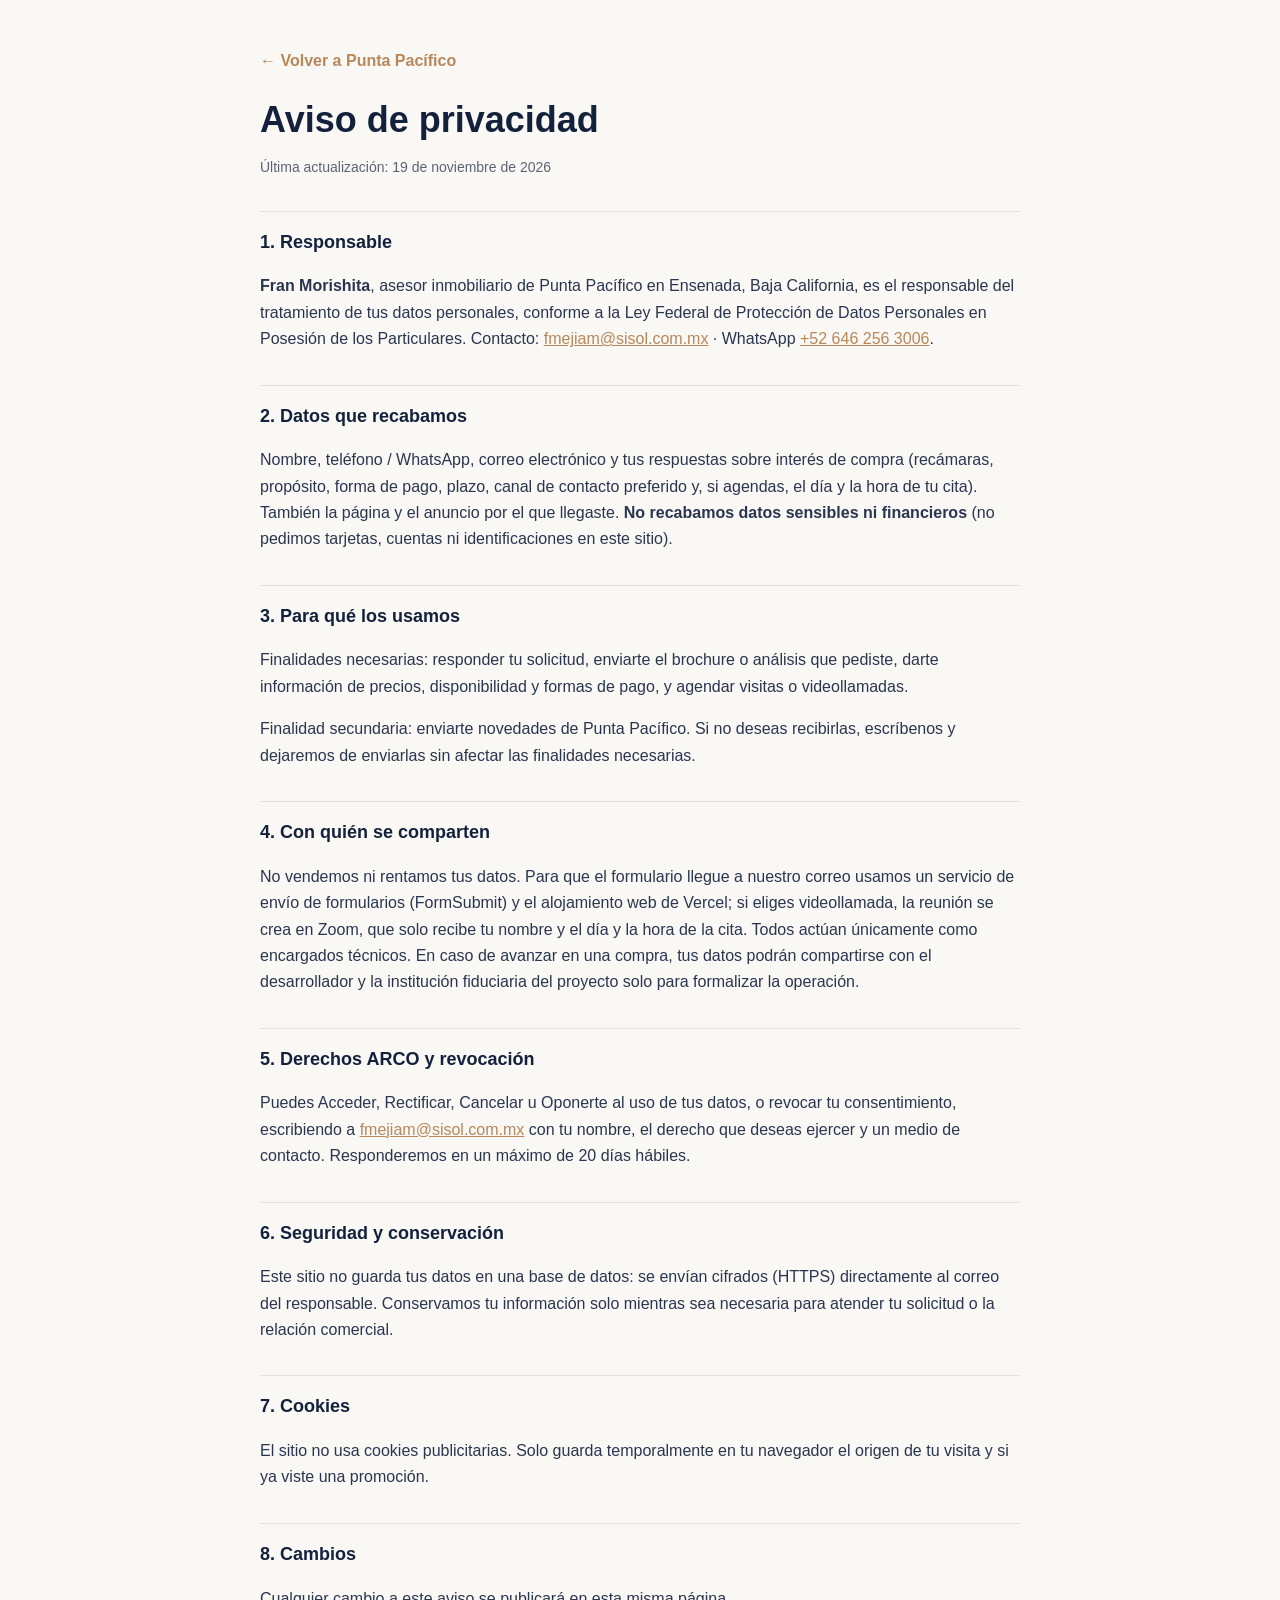
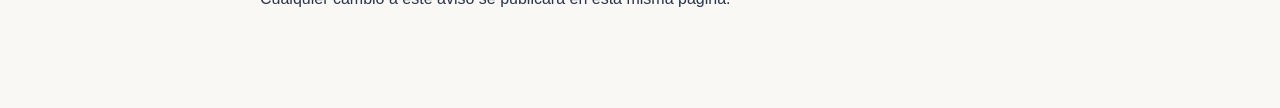
<file: privacidad.html>
<!doctype html>
<html lang="es">
<head>
<meta charset="utf-8"><meta name="viewport" content="width=device-width,initial-scale=1">
<title>Aviso de privacidad · Punta Pacífico</title>
<meta name="robots" content="noindex">
<link rel="icon" href="/favicon.ico?v=3" sizes="any">
  <link rel="icon" type="image/png" sizes="32x32" href="/assets/brand/favicon-32.png?v=3">
  <link rel="icon" type="image/png" sizes="192x192" href="/assets/brand/favicon-192.png?v=3">
  <link rel="apple-touch-icon" href="/assets/brand/apple-touch-icon.png?v=3">
<style>
:root{--ink:#14213d;--muted:#5b6475;--bg:#faf8f4;--line:#e6e1d8;--accent:#b8875a}
body{margin:0;background:var(--bg);color:var(--ink);font:16px/1.65 "Helvetica Neue",Arial,sans-serif}
main{max-width:760px;margin:0 auto;padding:48px 20px 80px}
h1{font-size:clamp(26px,5vw,36px);line-height:1.2;margin:8px 0 6px}
h2{font-size:18px;margin:32px 0 8px;padding-top:16px;border-top:1px solid var(--line)}
p,li{color:#2a3550}.muted{color:var(--muted);font-size:14px}a{color:var(--accent)}
.back{display:inline-block;margin-bottom:16px;text-decoration:none;font-weight:600}
</style>
</head>
<body><main>
<a class="back" href="/">← Volver a Punta Pacífico</a>
<h1>Aviso de privacidad</h1>
<p class="muted">Última actualización: 19 de noviembre de 2026</p>
<h2>1. Responsable</h2>
<p><strong>Fran Morishita</strong>, asesor inmobiliario de Punta Pacífico en Ensenada, Baja California, es el responsable del tratamiento de tus datos personales, conforme a la Ley Federal de Protección de Datos Personales en Posesión de los Particulares. Contacto: <a href="mailto:fmejiam@sisol.com.mx">fmejiam@sisol.com.mx</a> · WhatsApp <a href="https://wa.me/526462563006">+52 646 256 3006</a>.</p>
<h2>2. Datos que recabamos</h2>
<p>Nombre, teléfono / WhatsApp, correo electrónico y tus respuestas sobre interés de compra (recámaras, propósito, forma de pago, plazo, canal de contacto preferido y, si agendas, el día y la hora de tu cita). También la página y el anuncio por el que llegaste. <strong>No recabamos datos sensibles ni financieros</strong> (no pedimos tarjetas, cuentas ni identificaciones en este sitio).</p>
<h2>3. Para qué los usamos</h2>
<p>Finalidades necesarias: responder tu solicitud, enviarte el brochure o análisis que pediste, darte información de precios, disponibilidad y formas de pago, y agendar visitas o videollamadas.</p>
<p>Finalidad secundaria: enviarte novedades de Punta Pacífico. Si no deseas recibirlas, escríbenos y dejaremos de enviarlas sin afectar las finalidades necesarias.</p>
<h2>4. Con quién se comparten</h2>
<p>No vendemos ni rentamos tus datos. Para que el formulario llegue a nuestro correo usamos un servicio de envío de formularios (FormSubmit) y el alojamiento web de Vercel; si eliges videollamada, la reunión se crea en Zoom, que solo recibe tu nombre y el día y la hora de la cita. Todos actúan únicamente como encargados técnicos. En caso de avanzar en una compra, tus datos podrán compartirse con el desarrollador y la institución fiduciaria del proyecto solo para formalizar la operación.</p>
<h2>5. Derechos ARCO y revocación</h2>
<p>Puedes Acceder, Rectificar, Cancelar u Oponerte al uso de tus datos, o revocar tu consentimiento, escribiendo a <a href="mailto:fmejiam@sisol.com.mx">fmejiam@sisol.com.mx</a> con tu nombre, el derecho que deseas ejercer y un medio de contacto. Responderemos en un máximo de 20 días hábiles.</p>
<h2>6. Seguridad y conservación</h2>
<p>Este sitio no guarda tus datos en una base de datos: se envían cifrados (HTTPS) directamente al correo del responsable. Conservamos tu información solo mientras sea necesaria para atender tu solicitud o la relación comercial.</p>
<h2>7. Cookies</h2>
<p>El sitio no usa cookies publicitarias. Solo guarda temporalmente en tu navegador el origen de tu visita y si ya viste una promoción.</p>
<h2>8. Cambios</h2>
<p>Cualquier cambio a este aviso se publicará en esta misma página.</p>
</main></body></html>
</file>
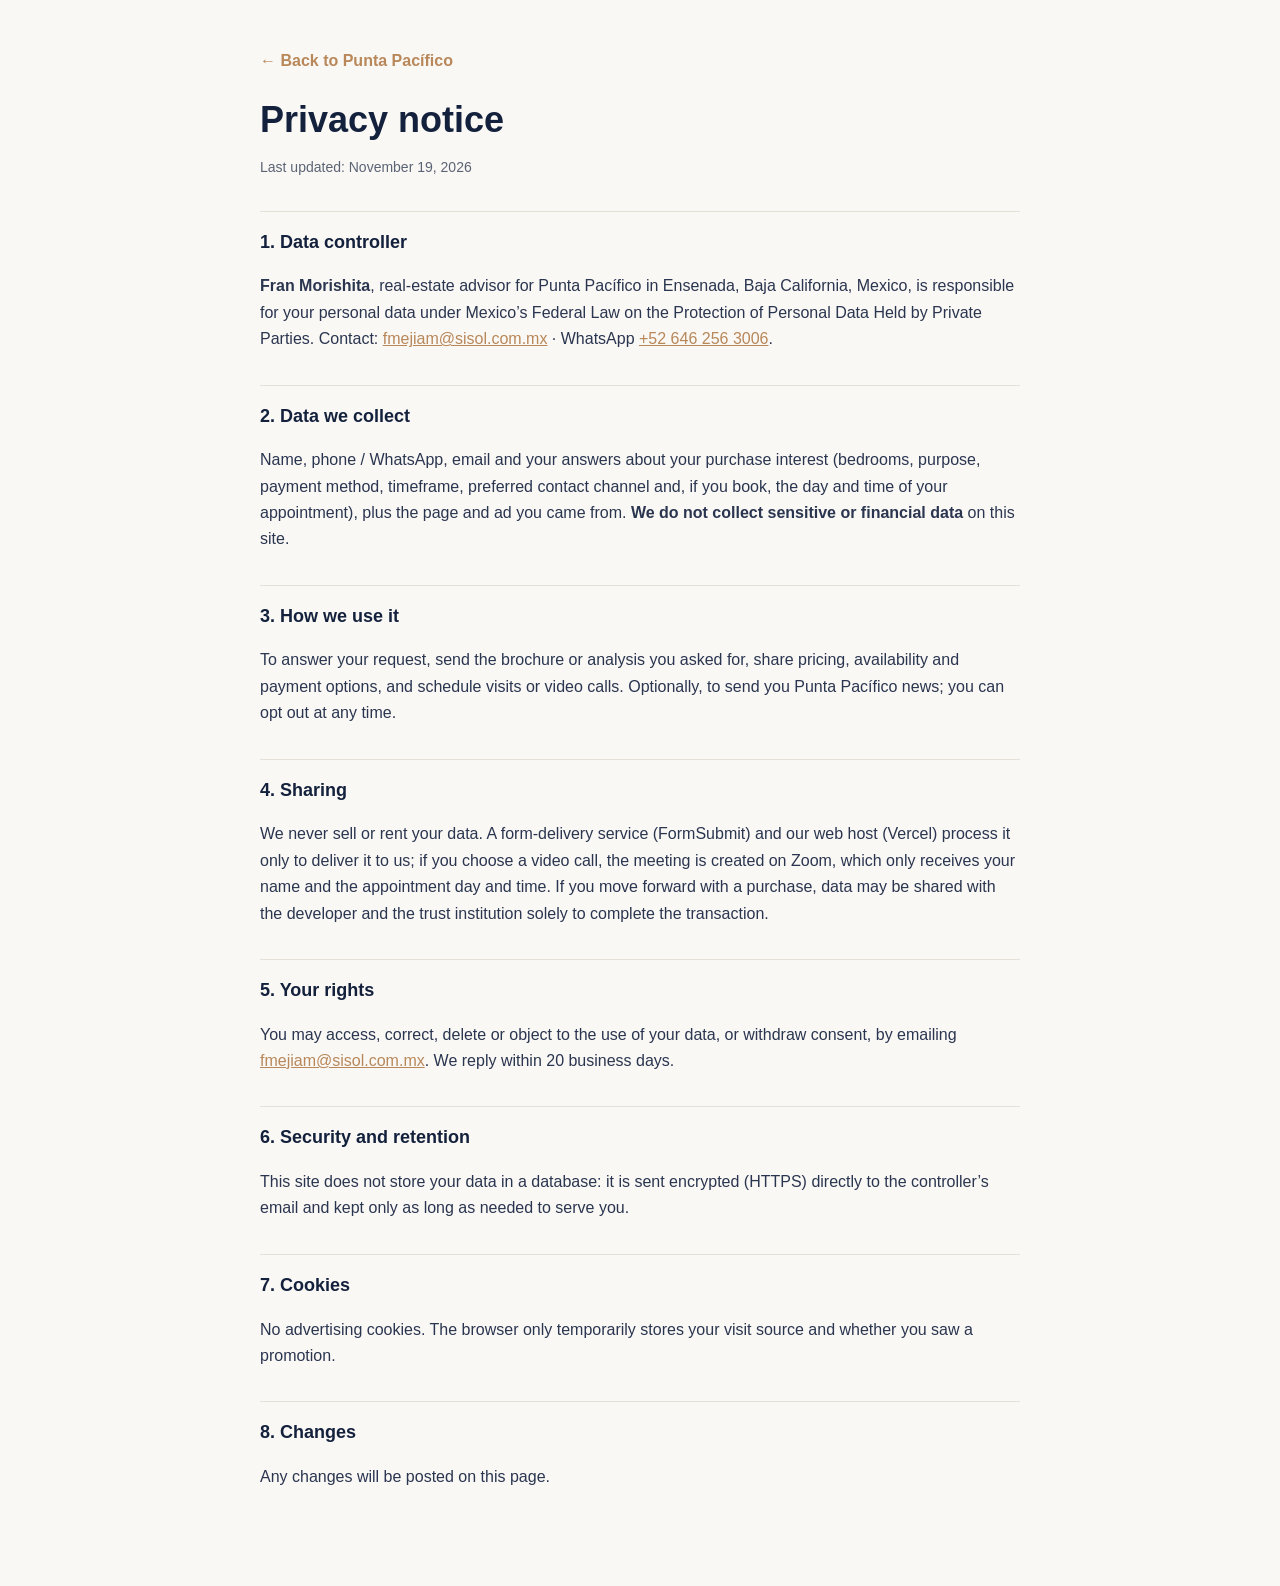
<file: privacy.html>
<!doctype html>
<html lang="en">
<head>
<meta charset="utf-8"><meta name="viewport" content="width=device-width,initial-scale=1">
<title>Privacy notice · Punta Pacífico</title>
<meta name="robots" content="noindex">
<link rel="icon" href="/favicon.ico?v=3" sizes="any">
  <link rel="icon" type="image/png" sizes="32x32" href="/assets/brand/favicon-32.png?v=3">
  <link rel="icon" type="image/png" sizes="192x192" href="/assets/brand/favicon-192.png?v=3">
  <link rel="apple-touch-icon" href="/assets/brand/apple-touch-icon.png?v=3">
<style>
:root{--ink:#14213d;--muted:#5b6475;--bg:#faf8f4;--line:#e6e1d8;--accent:#b8875a}
body{margin:0;background:var(--bg);color:var(--ink);font:16px/1.65 "Helvetica Neue",Arial,sans-serif}
main{max-width:760px;margin:0 auto;padding:48px 20px 80px}
h1{font-size:clamp(26px,5vw,36px);line-height:1.2;margin:8px 0 6px}
h2{font-size:18px;margin:32px 0 8px;padding-top:16px;border-top:1px solid var(--line)}
p,li{color:#2a3550}.muted{color:var(--muted);font-size:14px}a{color:var(--accent)}
.back{display:inline-block;margin-bottom:16px;text-decoration:none;font-weight:600}
</style>
</head>
<body><main>
<a class="back" href="/en">← Back to Punta Pacífico</a>
<h1>Privacy notice</h1>
<p class="muted">Last updated: November 19, 2026</p>
<h2>1. Data controller</h2>
<p><strong>Fran Morishita</strong>, real-estate advisor for Punta Pacífico in Ensenada, Baja California, Mexico, is responsible for your personal data under Mexico’s Federal Law on the Protection of Personal Data Held by Private Parties. Contact: <a href="mailto:fmejiam@sisol.com.mx">fmejiam@sisol.com.mx</a> · WhatsApp <a href="https://wa.me/526462563006">+52 646 256 3006</a>.</p>
<h2>2. Data we collect</h2>
<p>Name, phone / WhatsApp, email and your answers about your purchase interest (bedrooms, purpose, payment method, timeframe, preferred contact channel and, if you book, the day and time of your appointment), plus the page and ad you came from. <strong>We do not collect sensitive or financial data</strong> on this site.</p>
<h2>3. How we use it</h2>
<p>To answer your request, send the brochure or analysis you asked for, share pricing, availability and payment options, and schedule visits or video calls. Optionally, to send you Punta Pacífico news; you can opt out at any time.</p>
<h2>4. Sharing</h2>
<p>We never sell or rent your data. A form-delivery service (FormSubmit) and our web host (Vercel) process it only to deliver it to us; if you choose a video call, the meeting is created on Zoom, which only receives your name and the appointment day and time. If you move forward with a purchase, data may be shared with the developer and the trust institution solely to complete the transaction.</p>
<h2>5. Your rights</h2>
<p>You may access, correct, delete or object to the use of your data, or withdraw consent, by emailing <a href="mailto:fmejiam@sisol.com.mx">fmejiam@sisol.com.mx</a>. We reply within 20 business days.</p>
<h2>6. Security and retention</h2>
<p>This site does not store your data in a database: it is sent encrypted (HTTPS) directly to the controller’s email and kept only as long as needed to serve you.</p>
<h2>7. Cookies</h2>
<p>No advertising cookies. The browser only temporarily stores your visit source and whether you saw a promotion.</p>
<h2>8. Changes</h2>
<p>Any changes will be posted on this page.</p>
</main></body></html>
</file>
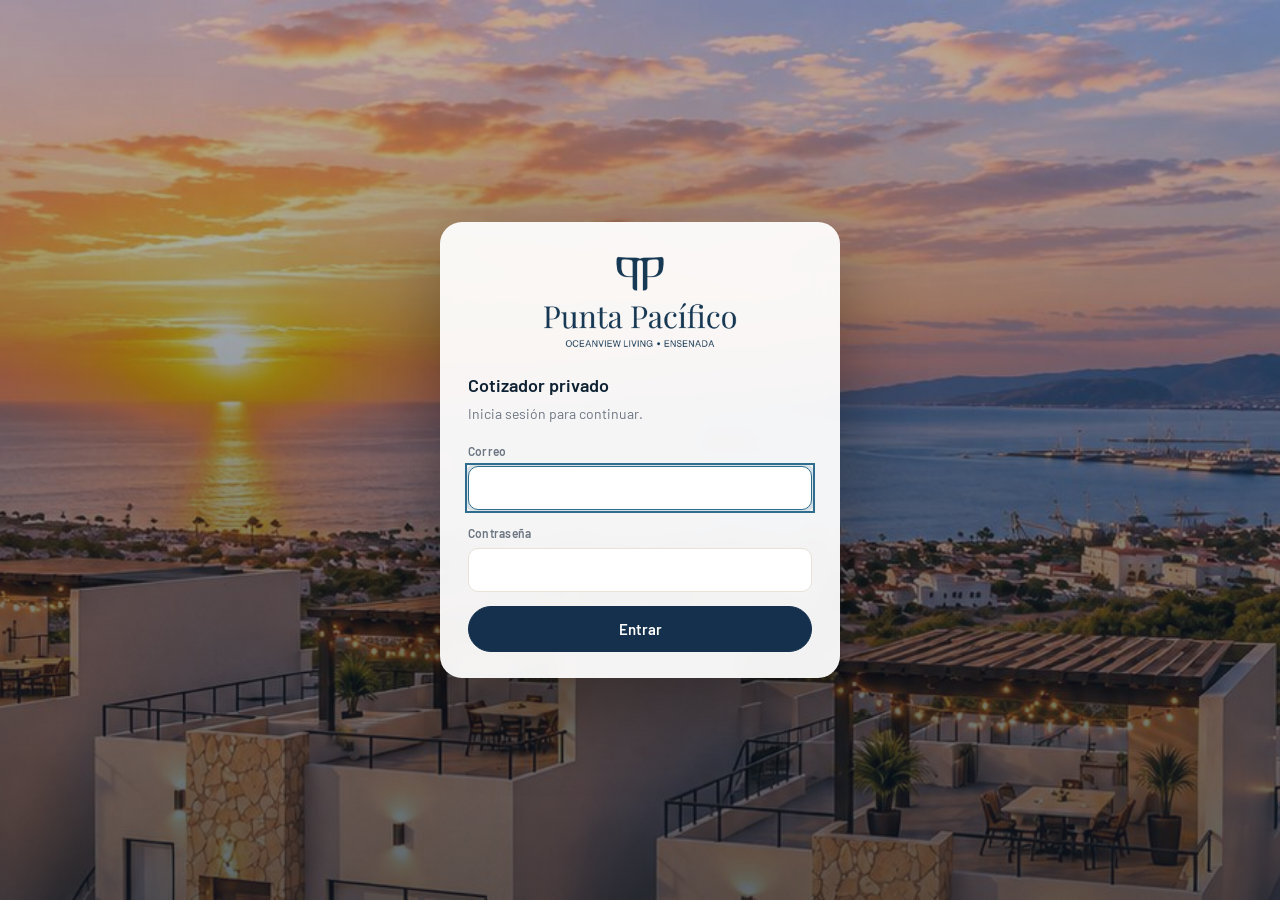
<file: cotizador/pp.html>
<!doctype html>
<html lang="es">
<head>
<meta charset="utf-8">
<meta name="viewport" content="width=device-width, initial-scale=1">
<meta name="robots" content="noindex, nofollow">
<meta name="referrer" content="no-referrer">
<title>Cotizador Punta Pacífico</title>
<meta name="description" content="Cotizador privado de casas Punta Pacífico · Clúster 1, Ensenada.">
<meta name="theme-color" content="#14304d">
<link rel="icon" href="/favicon.ico">
<link rel="preload" href="/assets/cotizador/fonts/barlow-400.woff2" as="font" type="font/woff2" crossorigin>
<link rel="preload" href="/assets/cotizador/fonts/cormorant-garamond.woff2" as="font" type="font/woff2" crossorigin>
<link rel="stylesheet" href="/cotizador/cotizador.css">
<script src="/cotizador/calc.js" defer></script>
<script src="/cotizador/app.js" defer></script>
</head>
<body>
<div class="acceso" id="acceso">
  <div class="acceso-card">
    <img class="logo" src="/assets/cotizador/img/logo-azul.png" alt="Punta Pacífico · Oceanview Living · Ensenada">
    <h1>Cotizador privado</h1>
    <p>Inicia sesión para continuar.</p>
    <form id="form-acceso" autocomplete="on">
      <div class="field"><label for="ac-email">Correo</label><div class="inp"><input id="ac-email" type="email" autocomplete="username" required></div></div>
      <div class="field"><label for="ac-pass">Contraseña</label><div class="inp"><input id="ac-pass" type="password" autocomplete="current-password" required></div></div>
      <p class="err" id="ac-err" role="alert" hidden></p>
      <button type="submit" class="btn btn-primary" id="ac-btn">Entrar</button>
    </form>
  </div>
</div>

<header class="top" hidden id="top">
  <div class="top-in">
    <div class="marca"><span class="m">Punta Pacífico</span><span class="s" id="sub">Clúster 1</span></div>
    <div class="top-der" id="top-der"></div>
  </div>
</header>

<div class="pagina" hidden id="pagina">
  <main>
    <nav class="pasos" id="pasos" aria-label="Pasos de la cotización"></nav>
    <section class="vista" id="vista" aria-live="polite"></section>
    <div class="hojas" id="hojas" aria-hidden="true"></div>
  </main>
  <aside id="aside"></aside>
</div>

<div id="dialogo"></div>
<noscript><p style="padding:24px">El cotizador necesita JavaScript activado.</p></noscript>
</body>
</html>
</file>
<file: cotizador/cotizador.css>
/* Cotizador Punta Pacífico · v2 */
@font-face { font-family: 'Barlow'; font-weight: 400; font-display: swap; src: url('/assets/cotizador/fonts/barlow-400.woff2') format('woff2'); }
@font-face { font-family: 'Barlow'; font-weight: 500; font-display: swap; src: url('/assets/cotizador/fonts/barlow-500.woff2') format('woff2'); }
@font-face { font-family: 'Barlow'; font-weight: 600; font-display: swap; src: url('/assets/cotizador/fonts/barlow-600.woff2') format('woff2'); }
@font-face { font-family: 'Barlow'; font-weight: 700; font-display: swap; src: url('/assets/cotizador/fonts/barlow-700.woff2') format('woff2'); }
@font-face { font-family: 'Barlow Condensed'; font-weight: 400; font-display: swap; src: url('/assets/cotizador/fonts/barlow-condensed-400.woff2') format('woff2'); }
@font-face { font-family: 'Barlow Condensed'; font-weight: 600; font-display: swap; src: url('/assets/cotizador/fonts/barlow-condensed-600.woff2') format('woff2'); }
@font-face { font-family: 'Cormorant Garamond'; font-weight: 600 700; font-display: swap; src: url('/assets/cotizador/fonts/cormorant-garamond.woff2') format('woff2'); }

:root {
  --bg: #f5f2ed; --card: #ffffff; --ink: #0f2233; --text: #1e2a36; --muted: #6c7682; --line: #e8e2d9; --line-2: #f0ebe4;
  --navy: #14304d; --navy-2: #1d4268; --ocean: #2e6d8e; --gold: #b8923f; --gold-2: #d9c49a; --sand: #faf6ef; --coral: #d8693f;
  --ok: #2f7d5b; --warn: #a86a12;
  --r: 16px; --r-sm: 10px;
  --sh: 0 1px 2px rgba(15, 34, 51, .05), 0 10px 30px rgba(15, 34, 51, .06);
  --serif: 'Cormorant Garamond', Georgia, serif;
  --sans: 'Barlow', system-ui, -apple-system, sans-serif;
  --cond: 'Barlow Condensed', 'Arial Narrow', sans-serif;
}
*, *::before, *::after { box-sizing: border-box; }
html { -webkit-text-size-adjust: 100%; }
body { margin: 0; background: var(--bg); color: var(--text); font-family: var(--sans); font-size: 15px; line-height: 1.5; -webkit-font-smoothing: antialiased; }
img { display: block; max-width: 100%; }
button, input, textarea { font: inherit; color: inherit; }
button { cursor: pointer; }
:focus { outline: none; }
:focus-visible { outline: 2px solid var(--ocean); outline-offset: 2px; }
.num, .tabla td.r { font-variant-numeric: tabular-nums; }
.muted { color: var(--muted); }
[hidden] { display: none !important; }

/* ---------- Acceso ---------- */
.acceso { position: fixed; inset: 0; z-index: 80; display: grid; place-items: center; padding: 20px; background: #0c1c2b url('/assets/cotizador/img/hero-mar.jpg') center 40% / cover no-repeat; }
.acceso::before { content: ""; position: absolute; inset: 0; background: linear-gradient(180deg, rgba(10, 24, 38, .25) 0%, rgba(10, 24, 38, .65) 100%); }
.acceso-card { position: relative; width: min(400px, 100%); padding: 32px 28px 26px; background: rgba(255, 255, 255, .94); backdrop-filter: blur(10px); border-radius: 22px; box-shadow: 0 30px 80px rgba(0, 0, 0, .35); }
.acceso-card .logo { width: 200px; height: auto; margin: 0 auto 4px; }
.acceso-card .marca-g { font-family: var(--serif); font-size: 36px; font-weight: 600; line-height: 1; color: var(--navy); }
.acceso-card .lema { margin-top: 6px; font-size: 11px; letter-spacing: .26em; text-transform: uppercase; color: var(--gold); }
.acceso-card h1 { margin: 22px 0 4px; font-size: 18px; font-weight: 600; color: var(--ink); }
.acceso-card p { margin: 0 0 18px; font-size: 14px; color: var(--muted); }
.acceso-card form { display: flex; flex-direction: column; gap: 14px; }
.acceso-card .btn { width: 100%; height: 46px; font-size: 15px; }
.err { margin: 0; padding: 9px 12px; border-radius: var(--r-sm); background: #fbeae4; color: #9a3412; font-size: 13px; }

/* ---------- Controles ---------- */
.btn { display: inline-flex; align-items: center; justify-content: center; gap: 8px; height: 42px; padding: 0 18px; border-radius: 999px; border: 1px solid var(--line); background: var(--card); color: var(--ink); font-weight: 600; font-size: 14px; text-decoration: none; transition: background .15s, border-color .15s, transform .05s; white-space: nowrap; }
.btn:hover { border-color: #cfc6b8; background: var(--sand); }
.btn:active { transform: translateY(1px); }
.btn-primary { background: var(--navy); border-color: var(--navy); color: #fff; }
.btn-primary:hover { background: var(--navy-2); border-color: var(--navy-2); }
.btn-gold { background: var(--gold); border-color: var(--gold); color: #fff; }
.btn-gold:hover { background: #a6822f; border-color: #a6822f; }
.btn-ghost { border-color: transparent; background: transparent; color: var(--ocean); }
.btn-ghost:hover { background: rgba(46, 109, 142, .08); border-color: transparent; }
.btn-sm { height: 34px; padding: 0 14px; font-size: 13px; }
.btn:disabled { opacity: .45; cursor: not-allowed; }

.field { display: flex; flex-direction: column; gap: 6px; min-width: 0; }
.field > label, .field > .lbl { font-size: 12px; font-weight: 600; letter-spacing: .02em; color: var(--muted); }
.inp { position: relative; display: flex; align-items: center; height: 44px; background: var(--card); border: 1px solid var(--line); border-radius: var(--r-sm); transition: border-color .15s, box-shadow .15s; }
.inp:focus-within { border-color: var(--ocean); box-shadow: 0 0 0 3px rgba(46, 109, 142, .14); }
.inp input { flex: 1; min-width: 0; height: 100%; padding: 0 12px; border: 0; background: transparent; font-size: 15px; font-variant-numeric: tabular-nums; }
.inp .pre, .inp .suf { flex: none; padding: 0 0 0 12px; color: var(--muted); font-size: 14px; }
.inp .suf { padding: 0 12px 0 0; }
.inp .pre + input { padding-left: 6px; }
textarea.ta { width: 100%; min-height: 96px; padding: 10px 12px; border: 1px solid var(--line); border-radius: var(--r-sm); background: var(--card); resize: vertical; line-height: 1.5; font-size: 14px; }
textarea.ta:focus { border-color: var(--ocean); box-shadow: 0 0 0 3px rgba(46, 109, 142, .14); }

.seg { display: inline-flex; padding: 3px; gap: 2px; background: #ece6dd; border-radius: 999px; }
.seg button { height: 32px; padding: 0 14px; border: 0; border-radius: 999px; background: transparent; color: var(--muted); font-size: 13px; font-weight: 600; white-space: nowrap; }
.seg button[aria-pressed="true"] { background: var(--card); color: var(--ink); box-shadow: 0 1px 3px rgba(15, 34, 51, .12); }
.seg.full { display: flex; } .seg.full button { flex: 1; }

.switch { display: inline-flex; align-items: center; gap: 10px; height: 44px; padding: 0; border: 0; background: none; font-size: 14px; color: var(--text); }
.switch .pista { position: relative; width: 42px; height: 24px; border-radius: 12px; background: #d6d0c6; transition: background .15s; flex: none; }
.switch .bola { position: absolute; top: 3px; left: 3px; width: 18px; height: 18px; border-radius: 50%; background: #fff; box-shadow: 0 1px 2px rgba(0, 0, 0, .2); transition: left .15s; }
.switch[aria-pressed="true"] .pista { background: var(--ocean); }
.switch[aria-pressed="true"] .bola { left: 21px; }

.chip { display: inline-flex; align-items: center; gap: 6px; height: 26px; padding: 0 10px; border-radius: 999px; font-size: 12px; font-weight: 600; background: #efe9df; color: var(--text); white-space: nowrap; }
.chip.gold { background: #f5ecd8; color: #7a5b1c; }
.chip.ok { background: #e3f1ea; color: var(--ok); }
.chip.off { background: #eceae7; color: #7d7a76; }
.chip.res { background: #fbefcf; color: #8a6410; }
.dot { width: 9px; height: 9px; border-radius: 50%; flex: none; }

/* ---------- Estructura ---------- */
.top { position: sticky; top: 0; z-index: 30; background: rgba(255, 255, 255, .9); backdrop-filter: saturate(1.4) blur(12px); border-bottom: 1px solid var(--line); }
.top-in { display: flex; align-items: center; justify-content: space-between; gap: 16px; max-width: 1360px; margin: 0 auto; padding: 12px 28px; }
.marca { display: flex; align-items: baseline; gap: 12px; }
.marca .m { font-family: var(--serif); font-size: 26px; font-weight: 600; color: var(--navy); line-height: 1; }
.marca .s { font-size: 11px; letter-spacing: .2em; text-transform: uppercase; color: var(--gold); }
.top-der { display: flex; align-items: center; gap: 10px; flex-wrap: wrap; justify-content: flex-end; }

.pagina { display: grid; grid-template-columns: minmax(0, 1fr) 360px; gap: 28px; align-items: start; max-width: 1360px; margin: 0 auto; padding: 24px 28px 64px; }
main { display: flex; flex-direction: column; gap: 20px; min-width: 0; }
.vista { display: flex; flex-direction: column; gap: 20px; }

.card { background: var(--card); border: 1px solid var(--line); border-radius: var(--r); box-shadow: var(--sh); padding: 22px; }
.card-top { display: flex; align-items: center; justify-content: space-between; gap: 14px; flex-wrap: wrap; margin-bottom: 16px; }
.h2 { margin: 0; font-family: var(--serif); font-size: 26px; font-weight: 600; line-height: 1.1; color: var(--ink); }
.sub2 { margin: 4px 0 0; font-size: 13px; color: var(--muted); }

/* Pasos */
.pasos { display: grid; grid-template-columns: repeat(3, 1fr); gap: 0; padding: 6px; background: var(--card); border: 1px solid var(--line); border-radius: 999px; box-shadow: var(--sh); }
.pasos button { display: flex; align-items: center; justify-content: center; gap: 10px; height: 46px; border: 0; border-radius: 999px; background: transparent; color: var(--muted); font-weight: 600; font-size: 14px; }
.pasos .n { display: grid; place-items: center; width: 26px; height: 26px; border-radius: 50%; background: #ece6dd; color: var(--muted); font-size: 12px; font-weight: 700; }
.pasos button[aria-pressed="true"] { background: var(--navy); color: #fff; }
.pasos button[aria-pressed="true"] .n { background: var(--gold); color: #fff; }
.pasos button.hecho .n { background: #e3f1ea; color: var(--ok); }

/* Plano */
.plano { position: relative; overflow: hidden; border: 1px solid var(--line); border-radius: 12px; background: #fff; }
.plano img { width: 100%; height: auto; }
.pin { position: absolute; transform: translate(-50%, -50%); display: flex; align-items: center; justify-content: center; padding: 0; border-radius: 50%; font-family: var(--cond); font-weight: 600; line-height: 1; border-style: solid; transition: transform .12s; }
button.pin:hover { transform: translate(-50%, -50%) scale(1.18); z-index: 2; }
.leyenda { display: flex; flex-wrap: wrap; gap: 8px 18px; margin-top: 14px; font-size: 12.5px; color: var(--muted); }
.leyenda span { display: inline-flex; align-items: center; gap: 7px; }
.zoom { position: relative; overflow: hidden; border-radius: 12px; border: 1px solid var(--line); background: #fff; }
.zoom img { position: absolute; max-width: none; }

.lotes { display: grid; grid-template-columns: repeat(auto-fill, minmax(156px, 1fr)); gap: 10px; }
.lote { position: relative; display: flex; flex-direction: column; align-items: flex-start; gap: 2px; padding: 12px 13px; text-align: left; background: var(--card); border: 1px solid var(--line); border-radius: 12px; transition: border-color .15s, box-shadow .15s, transform .1s; }
.lote:hover { border-color: #cdbfa6; transform: translateY(-1px); }
.lote .fila { display: flex; align-items: center; justify-content: space-between; width: 100%; gap: 6px; }
.lote .lt { font-family: var(--cond); font-size: 20px; font-weight: 600; letter-spacing: .02em; color: var(--ink); }
.lote .m { font-size: 12px; color: var(--muted); }
.lote .p { margin-top: 4px; font-size: 15px; font-weight: 700; color: var(--ink); font-variant-numeric: tabular-nums; }
.lote.vendida { background: #faf9f7; }
.lote.vendida .lt, .lote.vendida .p { color: #8b8781; }
.lote[aria-pressed="true"] { border-color: var(--navy); box-shadow: 0 0 0 3px rgba(20, 48, 77, .14); }

/* Esquemas */
.esquemas { display: grid; grid-template-columns: repeat(auto-fill, minmax(250px, 1fr)); gap: 12px; }
.esq { display: flex; flex-direction: column; gap: 10px; padding: 16px; text-align: left; background: var(--card); border: 1px solid var(--line); border-radius: 14px; transition: border-color .15s, box-shadow .15s; }
.esq:hover { border-color: #cdbfa6; }
.esq[aria-pressed="true"] { border-color: var(--navy); box-shadow: 0 0 0 3px rgba(20, 48, 77, .12); background: linear-gradient(180deg, #f7f9fc, #fff); }
.esq .cab { display: flex; align-items: flex-start; gap: 10px; }
.esq .radio { flex: none; width: 18px; height: 18px; margin-top: 2px; border: 2px solid #c9c1b4; border-radius: 50%; }
.esq[aria-pressed="true"] .radio { border-color: var(--navy); box-shadow: inset 0 0 0 4px #fff; background: var(--navy); }
.esq .nom { font-weight: 700; font-size: 15px; color: var(--ink); line-height: 1.3; }
.esq .int { font-size: 12.5px; line-height: 1.45; color: var(--muted); }
.esq .stats { display: flex; flex-wrap: wrap; gap: 6px; }
.esq.flex { border-style: dashed; border-color: #c9b48a; }
.esq.flex[aria-pressed="true"] { border-style: solid; border-color: var(--gold); box-shadow: 0 0 0 3px rgba(184, 146, 63, .16); background: linear-gradient(180deg, #fdf9f0, #fff); }
.esq.flex[aria-pressed="true"] .radio { border-color: var(--gold); background: var(--gold); }
.ajustes { display: grid; grid-template-columns: repeat(auto-fill, minmax(210px, 1fr)); gap: 16px; }
.nota-calc { margin: 18px 0 0; padding: 14px 16px; border-radius: 12px; background: var(--sand); border: 1px solid var(--line-2); font-size: 14px; line-height: 1.55; }
.nota-calc:empty { display: none; }
.nota-pie { margin: 12px 0 0; font-size: 12.5px; color: var(--muted); max-width: 75ch; }

/* Tablas */
.tabla { width: 100%; border-collapse: collapse; font-size: 14px; }
.tabla th { padding: 10px 12px; font-size: 11px; font-weight: 700; letter-spacing: .08em; text-transform: uppercase; color: var(--muted); text-align: left; border-bottom: 1px solid var(--line); background: #fbf9f6; position: sticky; top: 0; }
.tabla td { padding: 11px 12px; border-bottom: 1px solid var(--line-2); vertical-align: top; }
.tabla tr:last-child td { border-bottom: 0; }
.tabla .r { text-align: right; }
.tabla .s { display: block; margin-top: 1px; font-size: 12px; color: var(--muted); }
.tabla tr.total td { font-weight: 700; background: #fbf9f6; }
.tabla tr.final td { font-weight: 700; color: var(--navy); }
.scroll { max-height: 440px; overflow: auto; border: 1px solid var(--line); border-radius: 12px; }
.datos { display: grid; grid-template-columns: repeat(auto-fill, minmax(210px, 1fr)); gap: 16px; }

/* Plusvalía */
.graf { display: flex; align-items: flex-end; gap: 8px; height: 210px; padding-bottom: 2px; border-bottom: 1px solid var(--line); }
.graf .col { flex: 1; display: flex; flex-direction: column; justify-content: flex-end; align-items: center; gap: 6px; height: 100%; min-width: 0; }
.graf .et { flex: none; font-size: 10.5px; color: var(--muted); font-variant-numeric: tabular-nums; white-space: nowrap; }
.graf .area { flex: 1; min-height: 0; width: 100%; display: flex; align-items: flex-end; }
.graf .par { width: 100%; display: flex; gap: 3px; align-items: flex-end; }
.graf .par i { flex: 1; display: block; border-radius: 4px 4px 0 0; }
.graf .a { flex: none; font-size: 11px; color: var(--muted); }
.kpis { display: grid; grid-template-columns: repeat(auto-fit, minmax(170px, 1fr)); gap: 12px; margin-top: 16px; }
.kpi { padding: 14px 16px; border-radius: 12px; background: var(--sand); border: 1px solid var(--line-2); }
.kpi .k { font-size: 11px; font-weight: 600; letter-spacing: .06em; text-transform: uppercase; color: var(--muted); }
.kpi .v { margin-top: 4px; font-size: 22px; font-weight: 700; color: var(--ink); font-variant-numeric: tabular-nums; }
.kpi .d { font-size: 12.5px; font-weight: 600; color: var(--ok); }
.kpi.base .d { color: var(--muted); }

/* Resumen lateral */
aside { position: sticky; top: 84px; display: flex; flex-direction: column; gap: 12px; }
.res { overflow: hidden; border-radius: 20px; background: linear-gradient(160deg, #14304d 0%, #0f2233 100%); color: #fff; box-shadow: 0 18px 40px rgba(15, 34, 51, .22); }
.res-cab { padding: 20px 22px 16px; border-bottom: 1px solid rgba(255, 255, 255, .1); }
.res-k { font-size: 11px; letter-spacing: .18em; text-transform: uppercase; color: var(--gold-2); }
.res-t { display: flex; align-items: baseline; gap: 10px; margin-top: 6px; }
.res-t b { font-family: var(--cond); font-size: 32px; font-weight: 600; letter-spacing: .02em; line-height: 1; }
.res-t span { font-size: 13px; color: rgba(255, 255, 255, .65); }
.res-precio { padding: 16px 22px 4px; }
.res-precio .k { font-size: 12px; color: rgba(255, 255, 255, .6); }
.res-precio .v { font-family: var(--serif); font-size: 38px; font-weight: 600; line-height: 1.05; font-variant-numeric: lining-nums; }
.res-precio .t { margin-top: 2px; font-size: 12.5px; color: rgba(255, 255, 255, .55); text-decoration: line-through; }
.res-filas { display: flex; flex-direction: column; padding: 10px 22px 20px; }
.res-filas div { display: flex; justify-content: space-between; gap: 12px; padding: 8px 0; border-bottom: 1px dashed rgba(255, 255, 255, .12); font-size: 14px; }
.res-filas div:last-child { border-bottom: 0; }
.res-filas span:first-child { color: rgba(255, 255, 255, .7); }
.res-filas span:last-child { text-align: right; font-variant-numeric: tabular-nums; font-weight: 600; }
.res-filas .fuerte span:last-child { color: var(--gold-2); }
.res-vacio { padding: 6px 22px 22px; color: rgba(255, 255, 255, .7); font-size: 14px; }
.barra-pct { display: flex; height: 8px; margin: 0 22px 6px; border-radius: 4px; overflow: hidden; background: rgba(255, 255, 255, .1); }
.barra-pct i { display: block; height: 100%; }
.acciones { display: flex; flex-direction: column; gap: 8px; }
.acciones .btn { width: 100%; height: 48px; font-size: 15px; }
.pie { margin: 4px 4px 0; font-size: 11.5px; line-height: 1.5; color: var(--muted); }

/* Diálogos */
.fondo { position: fixed; inset: 0; z-index: 70; display: grid; place-items: center; padding: 20px; background: rgba(15, 34, 51, .45); backdrop-filter: blur(3px); }
.dialogo { width: min(460px, 100%); display: flex; flex-direction: column; gap: 12px; padding: 24px; background: var(--card); border-radius: 20px; box-shadow: 0 30px 80px rgba(15, 34, 51, .3); }
.dialogo h2 { margin: 0; font-family: var(--serif); font-size: 26px; font-weight: 600; color: var(--ink); }
.dialogo p { margin: 0; font-size: 14px; color: var(--muted); word-break: break-word; }
.dialogo .botones { display: flex; justify-content: flex-end; gap: 8px; flex-wrap: wrap; margin-top: 8px; }
.spinner { width: 22px; height: 22px; border: 3px solid #e3ddd3; border-top-color: var(--navy); border-radius: 50%; animation: gira 0.8s linear infinite; }
@keyframes gira { to { transform: rotate(360deg); } }

@media (max-width: 1100px) {
  .pagina { grid-template-columns: minmax(0, 1fr); }
  aside { position: static; }
}
@media (max-width: 760px) {
  .top-in { padding: 10px 16px; }
  .marca .s { display: none; }
  .top-der .chip.lista { display: none; }
  .pagina { padding: 16px 16px 48px; gap: 18px; }
  .card { padding: 16px; border-radius: 14px; }
  .pasos button { flex-direction: column; gap: 2px; height: 54px; font-size: 12px; }
  .lotes { grid-template-columns: repeat(auto-fill, minmax(132px, 1fr)); }
  .tabla { font-size: 13px; }
  .tabla td, .tabla th { padding: 9px 7px; }
  .h2 { font-size: 22px; }
}

/* ======================================================================
   Hojas del PDF (816 px de ancho, carta). Solo se ven al capturar o imprimir.
   ====================================================================== */
.hojas { display: none; }
.capturando img[src^="data:image/gif"] { display: inline !important; max-width: none !important; }
.capturando .hojas, .midiendo .hojas { display: block; position: absolute; left: 0; top: 0; z-index: -1; width: 816px; }
.hoja { -webkit-print-color-adjust: exact; print-color-adjust: exact; position: relative; width: 816px; background: #fff; color: var(--ink); font-family: var(--sans); font-size: 10.5px; line-height: 1.4; overflow: hidden; }
.hoja + .hoja { margin-top: 24px; }
.hoja[data-hoja="1"] { display: flex; flex-direction: column; justify-content: space-between; }
.hj-pad { padding: 0 30px; }

.hj-hero { position: relative; height: 250px; overflow: hidden; border-radius: 0 0 18px 18px; }
.hj-hero > img { position: absolute; inset: 0; width: 100%; height: 100%; object-fit: cover; object-position: center 45%; }
.hj-hero .vel { position: absolute; inset: 0; background: linear-gradient(90deg, rgba(10, 24, 38, .78) 0%, rgba(10, 24, 38, .35) 55%, rgba(10, 24, 38, .05) 100%); }
.hj-hero .izq { position: absolute; left: 30px; bottom: 50px; color: #fff; }
.hj-hero .logo { width: 200px; height: auto; }
.hj-hero .marca-g { font-family: var(--serif); font-size: 44px; font-weight: 600; line-height: .95; }
.hj-hero .lema { margin-top: 8px; font-size: 10px; letter-spacing: .3em; text-transform: uppercase; color: var(--gold-2); }
.hj-hero .der { position: absolute; right: 26px; top: 22px; padding: 12px 16px; border-radius: 12px; background: rgba(255, 255, 255, .95); color: var(--ink); min-width: 190px; }
.hj-hero .der .t { font-family: var(--serif); font-size: 22px; font-weight: 700; letter-spacing: .08em; text-transform: uppercase; color: var(--navy); line-height: 1; }
.hj-hero .der dl { display: grid; grid-template-columns: auto auto; gap: 2px 14px; margin: 8px 0 0; font-size: 10px; }
.hj-hero .der dt { color: var(--muted); } .hj-hero .der dd { margin: 0; font-weight: 700; text-align: right; font-variant-numeric: tabular-nums; }

.hj-kpis { display: grid; grid-template-columns: 1fr 1fr 1.25fr 1fr; gap: 10px; margin-top: -26px; position: relative; }
.hj-kpi { padding: 11px 13px; border-radius: 12px; background: #fff; border: 1px solid var(--line); box-shadow: 0 6px 18px rgba(15, 34, 51, .08); }
.hj-kpi .k { font-size: 8.5px; font-weight: 700; letter-spacing: .12em; text-transform: uppercase; color: var(--muted); }
.hj-kpi .v { margin-top: 3px; font-size: 18px; font-weight: 700; color: var(--ink); font-variant-numeric: lining-nums tabular-nums; white-space: nowrap; }
.hj-kpi .s { font-size: 9.5px; color: var(--muted); }
.hj-kpi.dest { background: var(--navy); border-color: var(--navy); }
.hj-kpi.dest .k { color: var(--gold-2); } .hj-kpi.dest .v { color: #fff; } .hj-kpi.dest .s { color: rgba(255, 255, 255, .65); }

.hj-sec { margin-top: 16px; }
.hj-tit { display: flex; align-items: center; gap: 10px; margin-bottom: 8px; font-size: 9.5px; font-weight: 700; letter-spacing: .16em; text-transform: uppercase; color: var(--navy); }
.hj-tit::after { content: ""; flex: 1; height: 1px; background: var(--line); }
.hj-2 { display: grid; grid-template-columns: 1fr 1fr; gap: 22px; }
.hj-kv { display: grid; grid-template-columns: auto 1fr; gap: 0 12px; }
.hj-kv > span { padding: 4px 0; border-bottom: 1px solid var(--line-2); }
.hj-kv > span:nth-child(odd) { color: var(--muted); }
.hj-kv > span:nth-child(even) { text-align: right; font-weight: 600; font-variant-numeric: tabular-nums; word-break: break-word; }

.hj-barra { display: flex; height: 12px; border-radius: 6px; overflow: hidden; background: var(--line-2); }
.hj-barra i { display: block; height: 100%; }
.hj-ley { display: flex; flex-wrap: wrap; gap: 4px 16px; margin: 6px 0 10px; font-size: 9.5px; color: var(--muted); }
.hj-ley span { display: inline-flex; align-items: center; gap: 5px; }
.hj-ley i { width: 9px; height: 9px; border-radius: 3px; }
.hj-plan { width: 100%; border-collapse: separate; border-spacing: 0; font-size: 10.5px; }
.hj-plan td { padding: 5px 0; border-bottom: 1px solid var(--line-2); vertical-align: middle; }
.hj-plan td:nth-child(2) { color: var(--muted); font-size: 9.5px; }
.hj-plan td:last-child { text-align: right; font-weight: 700; font-variant-numeric: lining-nums tabular-nums; white-space: nowrap; font-size: 11.5px; }
.hj-plan tr.grupo td { padding-top: 9px; font-size: 9px; font-weight: 700; letter-spacing: .12em; text-transform: uppercase; color: var(--gold); border-bottom: 0; }
.hj-plan tr.fuerte td { background: #f4f7fb; font-weight: 700; }
.hj-plan tr.fuerte td:first-child { padding-left: 8px; border-radius: 6px 0 0 6px; } .hj-plan tr.fuerte td:last-child { padding-right: 8px; border-radius: 0 6px 6px 0; }
.hj-plan tr.mens td:last-child { color: var(--gold); }
.hj-plan tr.final td { border-bottom: 0; background: var(--navy); color: #fff; font-size: 11.5px; }
.hj-plan tr.final td:nth-child(2) { color: rgba(255, 255, 255, .7); }
.hj-plan tr.final td:first-child { padding-left: 8px; border-radius: 6px 0 0 6px; } .hj-plan tr.final td:last-child { padding-right: 8px; border-radius: 0 6px 6px 0; font-size: 13px; }

.hj-col { display: flex; flex-direction: column; }
.hj-req { display: flex; flex-direction: column; gap: 4px; }
.hj-col .hj-req { flex: 1; justify-content: space-between; padding-bottom: 2px; font-size: 11px; }
.hj-col .hj-req i { width: 11px; height: 11px; }
.hj-req div { display: flex; align-items: center; gap: 7px; }
.hj-req i { flex: none; width: 10px; height: 10px; border: 1.3px solid var(--navy); border-radius: 3px; }
.hj-req .firma { color: var(--muted); } .hj-req .firma i { border-color: #b8bec6; }
.hj-req .sub { margin-top: 4px; font-size: 8.5px; font-weight: 700; letter-spacing: .1em; text-transform: uppercase; color: var(--muted); }
.hj-obs { margin: 0; padding: 9px 12px; border-radius: 10px; background: var(--sand); font-size: 9px; line-height: 1.45; color: #4a5562; }

.hj-firmas { display: grid; grid-template-columns: 1fr 190px 1fr; align-items: end; gap: 20px; margin-top: 14px; }
.hj-firma { text-align: center; padding-top: 7px; border-top: 1px solid #cfd5dc; }
.hj-firma .n { font-size: 12.5px; font-weight: 700; color: var(--ink); min-height: 1.4em; }
.hj-firma .r { font-size: 9.5px; color: var(--muted); }
.hj-topo { display: flex; flex-direction: column; align-items: center; gap: 4px; }
.hj-topo .marco { position: relative; overflow: hidden; width: 190px; border-radius: 10px; border: 1px solid var(--line); background: #fff; }
.hj-topo .marco img { position: absolute; max-width: none; height: auto; }
.hj-topo .aro { position: absolute; transform: translate(-50%, -50%); width: 36px; height: 36px; border-radius: 50%; border: 2px solid var(--coral); background: rgba(216, 105, 63, .16); }
.hj-topo .nro { position: absolute; transform: translate(-50%, -50%); display: flex; align-items: center; justify-content: center; width: 20px; height: 20px; border-radius: 50%; background: var(--navy); color: #fff; font-size: 10px; font-weight: 700; line-height: 1; }
.hj-topo .pie-l { font-size: 9px; color: var(--muted); }

.hj-pie { margin-top: 14px; padding: 10px 30px 12px; background: var(--navy); color: rgba(255, 255, 255, .78); font-size: 8.5px; display: flex; justify-content: space-between; align-items: center; gap: 16px; }
.hj-pie .lema { font-family: var(--serif); font-size: 13px; font-weight: 700; color: #fff; white-space: nowrap; }
.hj-pie .leg { text-align: right; line-height: 1.4; }
.hj-pie .vend { color: var(--gold-2); font-weight: 700; }

.hj-cab2 { display: flex; align-items: center; justify-content: space-between; gap: 18px; padding: 18px 30px 14px; border-bottom: 1px solid var(--line); }
.hj-cab2 .logo { width: 128px; height: auto; }
.hj-cab2 .marca-g { font-family: var(--serif); font-size: 26px; font-weight: 600; line-height: 1; color: var(--navy); }
.hj-cab2 .lema { margin-top: 4px; font-size: 8.5px; letter-spacing: .3em; text-transform: uppercase; color: var(--gold); }
.hj-cab2 .der { text-align: right; font-size: 10px; color: var(--muted); }
.hj-cab2 .der b { color: var(--ink); }
.hj-cal { display: grid; grid-template-columns: 1fr 1fr; gap: 18px; align-items: start; }
.hj-cal .g { display: grid; grid-template-columns: 22px 60px 1fr auto; column-gap: 8px; }
.hj-cal .g > span { padding: 3px 0; border-bottom: 1px solid var(--line-2); font-variant-numeric: tabular-nums; }
.hj-cal .g > .th { padding: 4px 0 5px; border-bottom: 1.5px solid var(--navy); font-size: 8px; font-weight: 700; letter-spacing: .1em; text-transform: uppercase; color: var(--muted); }
.hj-cal .g > .i { color: #9aa3ad; }
.hj-cal .g > .r { text-align: right; }
.hj-cal .g > .b { font-weight: 700; color: var(--navy); }
.hj-tot { display: grid; grid-template-columns: repeat(4, 1fr); gap: 8px; margin-top: 12px; }
.hj-tot > div { padding: 9px 12px; border-radius: 10px; background: var(--sand); border: 1px solid var(--line-2); }
.hj-tot .k { font-size: 8px; font-weight: 700; letter-spacing: .1em; text-transform: uppercase; color: var(--muted); }
.hj-tot .v { margin-top: 2px; font-size: 13.5px; font-weight: 700; font-variant-numeric: tabular-nums; }
.hj-tot .d { font-size: 9px; font-weight: 600; color: var(--ok); }
.hj-tot > div.dest { background: var(--navy); border-color: var(--navy); color: #fff; }
.hj-tot > div.dest .k { color: var(--gold-2); }
.hj-graf { display: flex; align-items: flex-end; gap: 8px; height: 130px; border-bottom: 1px solid #cfd5dc; }
.hj-graf .col { flex: 1; display: flex; flex-direction: column; justify-content: flex-end; align-items: center; gap: 3px; height: 100%; min-width: 0; }
.hj-graf .et { flex: none; font-size: 8px; color: var(--muted); font-variant-numeric: tabular-nums; }
.hj-graf .area { flex: 1; min-height: 0; width: 100%; display: flex; align-items: flex-end; }
.hj-graf .par { width: 100%; display: flex; gap: 2px; align-items: flex-end; }
.hj-graf .par i { flex: 1; display: block; border-radius: 3px 3px 0 0; }
.hj-graf .a { flex: none; font-size: 8.5px; color: var(--muted); }
.hj-pie2 { margin-top: 16px; padding: 10px 30px 12px; background: var(--sand); text-align: center; font-size: 8.5px; color: #6d6252; }
.hj-pie2 .vend { margin-bottom: 3px; font-weight: 700; color: var(--navy); }

/* ---- Énfasis de color en el PDF: datos clave fáciles de encontrar ---- */
.hj-tit { margin-bottom: 7px; padding: 6px 12px; border-radius: 6px; background: var(--navy); color: #fff; font-family: var(--serif); font-size: 12.5px; letter-spacing: .16em; }
.hj-tit::after { display: none; }
.hj-kv > span { padding: 4px 0; border-bottom: 1px solid #ece4d4; }
.hj-kv > span:nth-child(odd) { color: #4d5f77; }
.hj-kv > span:nth-child(even) { padding: 4px 10px; background: var(--cream, #faf4e6); color: var(--navy); font-size: 11.5px; font-weight: 700; }
.hj-kv b { font-size: 13px; }
.hj-kpi { border: 1.5px solid var(--navy); }
.hj-kpi .k { color: var(--navy); }
.hj-kpi .v { font-size: 20px; color: var(--navy); }
.hj-kpi.dest { background: var(--gold); border-color: var(--gold); }
.hj-kpi.dest .k { color: #fff; } .hj-kpi.dest .s { color: rgba(255, 255, 255, .85); }
.hj-barra { height: 14px; }
.hj-plan td { color: var(--ink); }
.hj-plan td:first-child { color: #4d5f77; }
.hj-plan td:last-child { color: var(--navy); font-size: 13px; }
.hj-plan tr.grupo td { padding-top: 10px; font-size: 9.5px; color: #9a7428; }
.hj-plan tr.fuerte td { background: var(--navy); color: #fff !important; }
.hj-plan tr.fuerte td:first-child { font-family: var(--serif); font-size: 13px; letter-spacing: .12em; text-transform: uppercase; }
.hj-plan tr.fuerte td:nth-child(2) { color: rgba(255, 255, 255, .7) !important; }
.hj-plan tr.fuerte td:last-child { font-size: 14px; }
.hj-plan tr.mens td { border-bottom: 0; padding-top: 3px; padding-bottom: 3px; }
.hj-plan tr.mens td:first-child { padding: 5px 10px; border-radius: 6px 0 0 6px; background: var(--gold); color: #fff; font-family: var(--serif); font-size: 13px; font-weight: 700; letter-spacing: .14em; text-transform: uppercase; }
.hj-plan tr.mens td:nth-child(2) { padding-left: 8px; background: #f6ebd2; color: #7a5b1c; font-weight: 600; }
.hj-plan tr.mens td:last-child { padding-right: 10px; border-radius: 0 6px 6px 0; background: #f6ebd2; color: #7a5b1c; font-size: 14.5px; }
.hj-plan tr.final td:first-child { font-family: var(--serif); font-size: 12.5px; letter-spacing: .1em; text-transform: uppercase; }
.hj-plan tr.final td:last-child { font-size: 15px; color: var(--gold-2); }
.hj-req div { color: var(--navy); font-weight: 600; }
.hj-req .firma { font-weight: 500; }
.hj-obs { background: #faf4e6; color: #3d4a5a; }
.hj-firma .n { color: var(--gold); font-size: 14px; }
.hj-firma .r { font-family: var(--serif); font-size: 12px; color: var(--navy); }
.hj-cal .g > .th { color: var(--navy); }
.hj-cal .g > .b { color: var(--navy); }
.hj-tot > div { background: #faf4e6; border-color: #e2d9c2; }
.hj-tot .k { color: #4d5f77; }
.hj-tot .v { font-size: 15px; color: var(--navy); }
.hj-tot > div.dest { background: var(--gold); border-color: var(--gold); }
.hj-tot > div.dest .k { color: #fff; } .hj-tot > div.dest .v { color: #fff; }
.hj-pie2 { background: #faf4e6; }

@media print {
  @page { size: letter; margin: 8mm; }
  body { background: #fff; }
  .top, .pagina > main > :not(.hojas), aside, .fondo, .acceso { display: none !important; }
  .pagina { display: block; padding: 0; max-width: none; }
  .hojas { display: block !important; position: static !important; z-index: auto !important; }
  .hoja { margin: 0 auto !important; break-inside: avoid; }
  .hoja[data-hoja="1"] { break-after: page; page-break-after: always; }
  .hoja + .hoja { margin-top: 0 !important; }
  .hoja-img { display: block; width: auto; max-width: 100%; max-height: 263mm; margin: 0 auto; break-after: page; page-break-after: always; }
  .hoja-img:last-child { break-after: auto; page-break-after: auto; }
}
.hoja-img { display: none; }
@media print { .hoja-img { display: block; } }
</file>
<file: styles.css>
/* ==========================================================
   Punta Pacífico · Oceanview Living — Landing (v3)
   Una historia en capítulos: un visual protagonista por sección,
   menú fijo con progreso, botones vivos y momentos animados.
   ========================================================== */
:root{
  --ink:#0A1F2E;
  --ink-2:#0F2A3C;
  --navy:#123650;
  --navy-2:#1B4A6B;
  --sand:#F6F1E9;
  --stone:#ECE4D6;
  --paper:#FBF9F5;
  --gold:#C49A5C;
  --gold-d:#A97E43;
  --gold-2:#DDBB84;
  --text:#18262F;
  --muted:#56636B;
  --line:rgba(18,54,80,.14);
  --line-l:rgba(255,255,255,.16);
  --wa:#25D366;
  --err:#B23A30;
  --serif:"Playfair Display", Georgia, "Times New Roman", serif;
  --sans:"Jost", "Helvetica Neue", Arial, sans-serif;
  --r:18px;
  --gut:clamp(16px,4vw,48px);
  --max:1240px;
  --ease:cubic-bezier(.22,.8,.2,1);
  --sec:clamp(84px,10vw,140px);
  --nav-h:72px;
}
*,*::before,*::after{box-sizing:border-box}
html{-webkit-text-size-adjust:100%;scroll-padding-top:84px;overflow-x:clip}
@media (prefers-reduced-motion:no-preference){html{scroll-behavior:smooth}}
body{margin:0;font-family:var(--sans);font-size:17px;line-height:1.6;color:var(--text);background:var(--paper);overflow-x:clip;-webkit-font-smoothing:antialiased;font-variant-numeric:lining-nums}
img,video{display:block;max-width:100%}
img{height:auto}
a{color:inherit}
button,select,input,textarea{font:inherit}
button{cursor:pointer}
h1,h2,h3,h4{margin:0;font-weight:400}
p{margin:0}
ul,ol{margin:0;padding:0;list-style:none}
figure{margin:0}
fieldset{border:0;margin:0;padding:0;min-width:0}
::selection{background:var(--gold);color:#fff}
:focus-visible{outline:2px solid var(--gold);outline-offset:3px;border-radius:6px}
.skip{position:absolute;left:-999px;top:8px;z-index:400;background:#fff;padding:10px 16px;border-radius:8px}
.skip:focus{left:8px}
.wrap{width:100%;max-width:var(--max);margin:0 auto;padding:0 var(--gut)}
.section{padding:var(--sec) 0;position:relative}
.section--dark{background:var(--ink);color:#E9EEF1}
.section--sand{background:var(--sand)}
.center{text-align:center}
.hp{position:absolute!important;left:-9999px!important;opacity:0;height:0;width:0}

/* ---------- Type ---------- */
.eyebrow{font-size:12.5px;letter-spacing:.22em;text-transform:uppercase;font-weight:500;color:var(--navy-2);display:inline-flex;align-items:center;gap:10px}
.eyebrow::before{content:"";width:28px;height:1px;background:currentColor;opacity:.6}
.eyebrow--gold{color:var(--gold-2)}
.h2{font-family:var(--serif);font-size:clamp(34px,4.5vw,62px);line-height:1.06;letter-spacing:-.015em;margin-top:16px}
.h2 em,.final__title em{font-style:italic;color:var(--gold-d)}
.section--dark .h2 em,.roof .h2 em,.day .h2 em,.final__title em{color:var(--gold-2)}
.h4{font-family:var(--serif);font-size:22px;margin-bottom:12px}
.lead{font-size:clamp(17px,1.35vw,19px);color:var(--muted);max-width:56ch;font-weight:300}
.section--dark .lead,.day .lead,.final .lead{color:#B3C3CD}
.fine{font-size:13px;color:var(--muted);margin-top:18px;line-height:1.5}
.section--dark .fine{color:#8FA5B2}
.section__head{margin-bottom:clamp(36px,5vw,60px)}
.section__head--split{display:grid;grid-template-columns:1.15fr .85fr;gap:40px;align-items:end}
.line{display:block;overflow:hidden;padding-bottom:.1em;margin-bottom:-.1em}
.line>span{display:inline-block}
.cta-row{display:flex;flex-wrap:wrap;gap:12px;margin-top:30px}

/* ---------- Buttons: brillo, elevación, onda al tocar ---------- */
.btn{--h:48px;position:relative;isolation:isolate;overflow:hidden;display:inline-flex;align-items:center;justify-content:center;gap:10px;min-height:var(--h);padding:0 22px;border-radius:999px;border:1px solid transparent;font-size:15px;font-weight:500;letter-spacing:.02em;text-decoration:none;white-space:nowrap;cursor:pointer;transition:background .3s var(--ease),color .3s,border-color .3s,transform .35s var(--ease),box-shadow .35s var(--ease)}
.btn::before{content:"";position:absolute;z-index:-1;top:-2px;bottom:-2px;left:-80%;width:55%;background:linear-gradient(105deg,transparent 0%,rgba(255,255,255,.5) 50%,transparent 100%);transform:skewX(-20deg);pointer-events:none;opacity:0}
.btn .ico{width:18px;height:18px;flex:none;transition:transform .35s var(--ease)}
.btn:hover{transform:translateY(-3px)}
.btn:hover .ico--arrow{transform:translateX(4px)}
.btn:active{transform:translateY(0) scale(.97)}
.btn--sm{--h:44px;padding:0 18px;font-size:14px}
.btn--lg{--h:56px;padding:0 28px;font-size:16px}
.btn--block{width:100%}
.btn--gold{background:linear-gradient(135deg,#D7AE6B,var(--gold) 55%,#B98A4D);color:#1A1206;box-shadow:0 10px 26px -14px rgba(196,154,92,.9)}
.btn--gold:hover{box-shadow:0 18px 36px -14px rgba(221,187,132,.95),0 0 0 4px rgba(221,187,132,.18)}
.btn--navy{background:var(--navy);color:#fff;box-shadow:0 12px 28px -16px rgba(10,31,46,.8)}
.btn--navy:hover{background:var(--ink);box-shadow:0 18px 36px -16px rgba(10,31,46,.85),0 0 0 4px rgba(18,54,80,.12)}
.btn--glass{background:rgba(255,255,255,.1);color:#fff;border-color:rgba(255,255,255,.4);backdrop-filter:blur(10px);-webkit-backdrop-filter:blur(10px)}
.btn--glass:hover{background:rgba(255,255,255,.2);border-color:#fff}
.btn--ghost{color:#fff;border-color:rgba(255,255,255,.35)}
.btn--ghost:hover{background:rgba(255,255,255,.12)}
.btn--line{color:#fff;border-color:rgba(255,255,255,.35)}
.btn--line:hover{border-color:var(--gold-2);color:var(--gold-2)}
.btn--line-dark{color:var(--navy);border-color:rgba(18,54,80,.3);background:transparent}
.btn--line-dark:hover{border-color:var(--navy);background:#fff;box-shadow:0 14px 28px -18px rgba(10,31,46,.5)}
.btn--wa{background:var(--wa);color:#06361A;box-shadow:0 12px 28px -14px rgba(37,211,102,.8)}
.btn--wa:hover{background:#3BE07A;box-shadow:0 18px 36px -14px rgba(37,211,102,.9),0 0 0 4px rgba(37,211,102,.18)}
.ico{width:20px;height:20px}
.ripple{position:absolute;z-index:-1;border-radius:50%;background:rgba(255,255,255,.45);transform:scale(0);pointer-events:none;animation:ripple .65s ease-out forwards}
@keyframes ripple{to{transform:scale(1);opacity:0}}
@media (prefers-reduced-motion:no-preference){
  .btn--gold::before,.btn--wa::before,.btn--navy::before{opacity:1;animation:shine 5.5s ease-in-out infinite}
  .btn:hover::before{opacity:1;animation:shine-now .9s ease-out}
  .btn--gold .ico--arrow,.btn--navy .ico--arrow{animation:nudge 3.2s ease-in-out infinite}
  .btn--wa .ico,.fab .ico,.mbar__wa .ico{animation:wiggle 4.2s ease-in-out infinite}
}
@keyframes shine{0%,74%{left:-80%}100%{left:135%}}
@keyframes shine-now{from{left:-80%}to{left:135%}}
@keyframes nudge{0%,78%,100%{transform:none}86%{transform:translateX(5px)}94%{transform:translateX(0)}}
@keyframes wiggle{0%,86%,100%{transform:none}89%{transform:rotate(-14deg) scale(1.12)}92%{transform:rotate(12deg) scale(1.12)}95%{transform:rotate(-6deg)}}

/* ---------- Loader (se oculta solo aunque falle el JS) ---------- */
.loader{position:fixed;inset:0;z-index:300;background:var(--ink);display:grid;place-content:center;gap:22px;justify-items:center;transition:opacity .6s,visibility .6s;animation:loaderOut .6s ease 3.6s forwards}
.loader img{width:200px}
.loader__bar{width:160px;height:1px;background:rgba(255,255,255,.15);overflow:hidden}
.loader__bar i{display:block;height:100%;width:40%;background:var(--gold);animation:load 1.1s var(--ease) infinite}
@keyframes load{from{transform:translateX(-100%)}to{transform:translateX(260%)}}
@keyframes loaderOut{to{opacity:0;visibility:hidden}}
.is-loaded .loader{opacity:0;visibility:hidden}

/* ---------- Nav fijo con progreso de lectura ---------- */
.nav{position:fixed;top:0;left:0;right:0;z-index:90;display:flex;align-items:center;gap:24px;padding:14px var(--gut);transition:background .4s,padding .4s,box-shadow .4s}
.nav::before{content:"";position:absolute;inset:0;z-index:-1;background:linear-gradient(180deg,rgba(6,18,28,.55),transparent);transition:opacity .4s}
.nav__logo{display:block;flex:none}
.nav__logo img{width:128px;transition:width .4s}
.nav__links{display:flex;gap:26px;margin-left:auto}
.nav__links a{color:rgba(255,255,255,.9);text-decoration:none;font-size:14.5px;position:relative;padding:10px 0}
.nav__links a::after{content:"";position:absolute;left:0;right:0;bottom:4px;height:1.5px;background:var(--gold-2);transform:scaleX(0);transform-origin:right;transition:transform .4s var(--ease)}
.nav__links a:hover::after,.nav__links a.is-current::after{transform:scaleX(1);transform-origin:left}
.nav__links a.is-current{color:#fff}
.nav__cta{display:flex;gap:10px}
.nav.is-solid{background:rgba(10,31,46,.92);backdrop-filter:blur(14px);-webkit-backdrop-filter:blur(14px);padding-top:8px;padding-bottom:8px;box-shadow:0 12px 30px -22px rgba(0,0,0,.7)}
.nav.is-solid::before{opacity:0}
.nav.is-solid .nav__logo img{width:108px}
.nav__progress{position:absolute;left:0;right:0;bottom:0;height:2px;pointer-events:none}
.nav__progress i{display:block;height:100%;background:linear-gradient(90deg,var(--gold),var(--gold-2));transform-origin:left;transform:scaleX(0)}
.nav__burger{display:none;margin-left:auto;width:48px;height:48px;border:1px solid rgba(255,255,255,.35);border-radius:50%;background:transparent;position:relative}
.nav__burger span{position:absolute;left:14px;right:14px;height:1.5px;background:#fff;transition:transform .35s var(--ease)}
.nav__burger span:first-child{top:19px}.nav__burger span:last-child{top:27px}
.nav__burger[aria-expanded="true"] span:first-child{transform:translateY(4px) rotate(45deg)}
.nav__burger[aria-expanded="true"] span:last-child{transform:translateY(-4px) rotate(-45deg)}
.mnav[hidden]{display:none}
.mnav{position:fixed;inset:0;z-index:85;background:var(--ink);display:flex;flex-direction:column;justify-content:flex-start;gap:2px;padding:90px var(--gut) 40px;overflow-y:auto}
.mnav a{display:flex;align-items:baseline;gap:14px;color:#fff;text-decoration:none;font-family:var(--serif);font-size:28px;padding:10px 0;border-bottom:1px solid var(--line-l)}
.mnav a small{font-family:var(--sans);font-size:12px;letter-spacing:.14em;color:var(--gold-2)}
.mnav .btn{margin-top:24px}

/* ---------- Hero ---------- */
.hero{position:relative;min-height:100svh;display:flex;align-items:center;color:#fff;overflow:hidden;background:var(--ink)}
.hero__media{position:absolute;inset:0}
.hero__img,.hero__video{position:absolute;inset:0;width:100%;height:100%;object-fit:cover}
.hero__video{display:none}
.hero__shade{position:absolute;inset:0;background:linear-gradient(90deg,rgba(8,25,38,.92) 0%,rgba(8,25,38,.62) 42%,rgba(8,25,38,.12) 74%),linear-gradient(0deg,rgba(8,25,38,.72),transparent 42%)}
.hero__inner{position:relative;z-index:2;display:grid;grid-template-columns:1fr 320px;gap:56px;align-items:center;padding-top:110px;padding-bottom:70px}
.hero__eyebrow{color:#E6D3B1}
.hero__eyebrow::before{display:none}
.dot{width:8px;height:8px;border-radius:50%;background:#5BE38E;box-shadow:0 0 0 0 rgba(91,227,142,.6);animation:pulse 2s infinite}
@keyframes pulse{70%{box-shadow:0 0 0 10px rgba(91,227,142,0)}100%{box-shadow:0 0 0 0 rgba(91,227,142,0)}}
.hero__title{font-family:var(--serif);font-size:clamp(42px,5.6vw,88px);line-height:1.02;letter-spacing:-.025em;margin:20px 0 22px}
.hero__title em{font-style:italic;color:var(--gold-2)}
.hero__lead{font-size:clamp(17px,1.35vw,20px);font-weight:300;max-width:50ch;color:#D7E1E7}
.hero__price{display:flex;flex-wrap:wrap;align-items:baseline;gap:6px 14px;margin:24px 0;padding:16px 0;border-top:1px solid var(--line-l);border-bottom:1px solid var(--line-l);max-width:580px}
.hero__from{font-size:13px;text-transform:uppercase;letter-spacing:.2em;color:#B9C7D0}
.hero__amount{font-family:var(--serif);font-size:46px;line-height:1}
.hero__amount small{font-size:18px;font-family:var(--sans);letter-spacing:.1em;color:var(--gold-2)}
.hero__note{flex-basis:100%;font-size:15px;color:#D2DCE2}
.hero__note b{color:var(--gold-2);font-weight:500}
.hero__ctas{display:flex;flex-wrap:wrap;gap:12px}
.hero__trust{display:flex;flex-wrap:wrap;gap:8px 22px;margin-top:22px;font-size:14px;color:#C9D4DA}
.hero__trust li{display:inline-flex;align-items:center;gap:8px}
.hero__trust .ico{width:18px;height:18px;color:var(--gold-2)}
.hero__card{background:rgba(10,31,46,.55);border:1px solid var(--line-l);border-radius:24px;padding:10px;backdrop-filter:blur(16px);-webkit-backdrop-filter:blur(16px);box-shadow:0 30px 80px -30px rgba(0,0,0,.6)}
.hero__reel{border-radius:16px;overflow:hidden;aspect-ratio:9/14;background:#123}
.hero__reel video{width:100%;height:100%;object-fit:cover}
.hero__agent{display:flex;align-items:center;gap:12px;padding:12px 8px 6px;text-decoration:none;color:#fff;border-radius:12px}
.hero__agent img{width:46px;height:46px;border-radius:50%;object-fit:cover;object-position:50% 12%;border:1.5px solid var(--gold)}
.hero__agent strong{display:block;font-weight:500;font-size:15px}
.hero__agent span span{font-size:12.5px;color:#AFC0CB}
.hero__agent .ico{margin-left:auto;width:18px;color:var(--gold-2);transition:transform .3s var(--ease)}
.hero__agent:hover .ico{transform:translateX(4px)}
.hero__scroll{position:absolute;left:50%;bottom:22px;z-index:3;width:26px;height:42px;border:1.5px solid rgba(255,255,255,.5);border-radius:14px;transform:translateX(-50%)}
.hero__scroll span{position:absolute;left:50%;top:8px;width:3px;height:8px;margin-left:-1.5px;border-radius:2px;background:#fff;animation:wheel 1.8s infinite}
@keyframes wheel{0%{opacity:0;transform:translateY(0)}30%{opacity:1}100%{opacity:0;transform:translateY(14px)}}

/* Entrada del hero (una vez) */
@media (prefers-reduced-motion:no-preference){
  .js .hero__title .line>span{transform:translateY(110%)}
  .js .hero__eyebrow,.js .hero__lead,.js .hero__price,.js .hero__ctas,.js .hero__trust{opacity:0;transform:translateY(22px)}
  .js .hero__card{opacity:0;transform:translateX(40px)}
  .is-loaded .hero__title .line>span{animation:lineUp 1.2s var(--ease) forwards}
  .is-loaded .hero__title .line:nth-child(2)>span{animation-delay:.12s}
  .is-loaded .hero__eyebrow{animation:fadeUp .9s var(--ease) .1s forwards}
  .is-loaded .hero__lead{animation:fadeUp 1s var(--ease) .45s forwards}
  .is-loaded .hero__price{animation:fadeUp 1s var(--ease) .58s forwards}
  .is-loaded .hero__ctas{animation:fadeUp 1s var(--ease) .7s forwards}
  .is-loaded .hero__trust{animation:fadeUp 1s var(--ease) .84s forwards}
  .is-loaded .hero__card{animation:fadeIn 1.4s var(--ease) .4s forwards}
  .is-loaded .hero__img{animation:kenburns 18s ease-out forwards}
}
@keyframes lineUp{to{transform:none}}
@keyframes fadeUp{to{opacity:1;transform:none}}
@keyframes fadeIn{to{opacity:1;transform:none}}
@keyframes kenburns{from{transform:scale(1.12)}to{transform:scale(1)}}

/* ---------- Banda de beneficios ---------- */
.band{overflow:hidden;background:#0D2738;border-top:1px solid var(--line-l);border-bottom:1px solid var(--line-l);padding:16px 0}
.band__track{display:flex;gap:28px;width:max-content;font-family:var(--serif);font-size:clamp(19px,2.2vw,26px);white-space:nowrap;color:#D9E3E8}
.band__track i{color:var(--gold);font-style:normal;font-size:.6em;align-self:center}
@media (prefers-reduced-motion:no-preference){.band__track{animation:marq 42s linear infinite}.band:hover .band__track{animation-play-state:paused}}
@keyframes marq{to{transform:translateX(-50%)}}

/* ---------- Marcos de foto (sin recortes raros) ---------- */
.frame{position:relative;overflow:hidden;border-radius:var(--r);background:#14293a}
.frame>img,.frame>video{position:absolute;inset:0;width:100%;height:100%;object-fit:cover;transition:transform 1.6s var(--ease),scale .9s var(--ease)}
.frame--45{aspect-ratio:4/5}
.frame--32{aspect-ratio:3/2}
.frame--916{aspect-ratio:9/16}
.frame:hover>img:not(.explore__fig),.frame:hover>video{scale:1.03}

/* ---------- Revelados al hacer scroll ---------- */
@media (prefers-reduced-motion:no-preference){
  .js [data-reveal]:not([data-reveal="clip"]){opacity:0;translate:0 26px;transition:opacity .85s var(--ease) var(--d,0s),translate .95s var(--ease) var(--d,0s),transform .35s var(--ease),rotate .5s var(--ease),box-shadow .35s,border-color .35s,background-color .35s,color .3s}
  .js [data-reveal].in{opacity:1;translate:none}
  .js [data-reveal="clip"]{clip-path:inset(12% 9% 12% 9% round 28px);transition:clip-path 1.25s var(--ease) var(--d,0s)}
  .js [data-reveal="clip"].in{clip-path:inset(0 0 0 0 round var(--r))}
  .js [data-reveal="clip"]>img:not(.explore__fig),.js [data-reveal="clip"]>video{transform:scale(1.16)}
  .js [data-reveal="clip"].in>img:not(.explore__fig),.js [data-reveal="clip"].in>video{transform:none}
  .js [data-split] .line>span{transform:translateY(108%);transition:transform 1.05s var(--ease);transition-delay:calc(var(--i,0) * .1s)}
  .js [data-split].in .line>span{transform:none}
}

/* ---------- 01 · Asesor ---------- */
.agent__grid{display:grid;grid-template-columns:.9fr 1.1fr;gap:clamp(40px,7vw,100px);align-items:center}
.agent__media{position:relative;max-width:520px;width:100%}
.agent__media .frame{box-shadow:0 50px 90px -50px rgba(10,31,46,.55)}
.agent__media .frame img{object-position:50% 30%}
.float-card{position:absolute;z-index:2;display:flex;align-items:center;gap:12px;background:#fff;border-radius:16px;padding:12px 16px;box-shadow:0 24px 44px -22px rgba(10,31,46,.5);color:var(--text)}
.float-card b{display:block;font-size:15px;font-weight:600;line-height:1.2}
.float-card small{display:block;font-size:13px;color:var(--muted)}
.float-card .ico{width:30px;height:30px;color:#fff;background:var(--wa);border-radius:50%;padding:6px}
.float-card--a{left:-28px;bottom:14%}
.float-card--b{right:-26px;bottom:36%}
@media (prefers-reduced-motion:no-preference){.float-card--a{animation:bob 6s ease-in-out infinite}.float-card--b{animation:bob 6s ease-in-out -3s infinite}}
@keyframes bob{0%,100%{transform:translateY(0)}50%{transform:translateY(-10px)}}
.live{position:relative;width:12px;height:12px;border-radius:50%;background:#22C55E;flex:none;animation:pulse 2s infinite}
.agent__copy .lead{margin-top:22px}
.route3{display:grid;grid-template-columns:repeat(3,1fr);gap:14px;margin-top:30px;counter-reset:r}
.route3 li{position:relative;padding:18px 16px;border-radius:16px;background:#fff;border:1px solid var(--line);transition:transform .35s var(--ease),box-shadow .35s,border-color .35s}
.route3 li:hover{transform:translateY(-3px);border-color:var(--gold);box-shadow:0 18px 30px -22px rgba(10,31,46,.45)}
.route3__n{display:grid;place-items:center;width:32px;height:32px;border-radius:50%;background:var(--ink);color:var(--gold-2);font-family:var(--serif);font-size:16px;margin-bottom:10px}
.route3 b{display:block;font-weight:600;color:var(--ink)}
.route3 span:last-child{font-size:14.5px;color:var(--muted)}

/* ---------- 02 · Acceso controlado ---------- */
.secure__media{aspect-ratio:2/1;box-shadow:0 50px 90px -50px rgba(0,0,0,.7)}
.secure__media{aspect-ratio:16/9}
.secure__media picture{position:absolute;inset:0}
.secure__media img{position:absolute;inset:0;width:100%;height:100%;object-fit:cover;object-position:50% 60%}
.secure__facts{display:grid;grid-template-columns:repeat(4,1fr);gap:14px;margin-top:18px}
.secure__facts li{display:flex;align-items:center;gap:14px;min-height:84px;padding:16px 18px;border:1px solid var(--line-l);border-radius:16px;background:rgba(255,255,255,.04);font-size:15.5px;color:#D7E1E7;transition:border-color .3s,background .3s,transform .35s var(--ease)}
.secure__facts li:hover{border-color:var(--gold-2);background:rgba(221,187,132,.06);transform:translateY(-3px)}
.secure__facts b{font-family:var(--serif);font-weight:400;font-size:44px;line-height:1;color:var(--gold-2)}
.secure__facts .ico{width:30px;height:30px;color:var(--gold-2);flex:none}

/* ---------- 03 · Ensenada ---------- */
.ensenada__grid{display:grid;grid-template-columns:.8fr 1.2fr;gap:clamp(40px,7vw,110px);align-items:center}
.ensenada__media{max-width:460px;width:100%}
.ensenada__copy .lead{margin-top:22px}
.pillars{margin-top:28px}
.pillar{display:grid;grid-template-columns:52px 1fr;gap:14px;padding:20px 0;border-top:1px solid var(--line)}
.pillar__n{font-family:var(--serif);font-style:italic;font-size:26px;color:var(--gold-d)}
.pillar h3{font-family:var(--serif);font-size:23px;margin-bottom:4px}
.pillar p{color:var(--muted);font-weight:300}

/* ---------- 04 · Ubicación ---------- */
.location__grid{display:grid;grid-template-columns:1.2fr .8fr;gap:clamp(30px,5vw,70px);align-items:start}
.location__map>img{position:static;height:auto}
.route{display:grid;grid-template-columns:1fr auto auto;gap:14px;align-items:center;padding:16px 0;border-bottom:1px solid var(--line-l);transition:padding .3s var(--ease)}
.route:hover{padding-left:8px}
.route__place{font-family:var(--serif);font-size:20px;color:#fff}
.route__km{font-size:14px;color:#9AB0BD}
.route__km b{font-weight:500;color:#fff}
.route__time{font-size:14px;font-weight:500;color:var(--ink);background:var(--gold-2);border-radius:999px;padding:4px 12px;min-width:90px;text-align:center}
.location__list .cta-row .btn{flex:1 1 100%}

/* ---------- Tabs ---------- */
.tabs{position:relative;display:inline-flex;gap:4px;padding:5px;border-radius:999px;background:var(--stone);max-width:100%}
.tab{position:relative;z-index:1;border:0;background:transparent;padding:12px 22px;min-height:46px;border-radius:999px;font-weight:500;font-size:15px;color:var(--muted);transition:color .3s;white-space:nowrap}
.tab:hover{color:var(--ink)}
.tab.is-active{color:#fff}
.tabs__ink{position:absolute;z-index:0;top:5px;bottom:5px;left:5px;border-radius:999px;background:var(--navy);transition:transform .5s var(--ease),width .5s var(--ease)}
.tab .t-short{display:none}
.homes .tabs{margin-bottom:34px}

/* ---------- 05 · Residencias ---------- */
.proto{display:grid;grid-template-columns:1.2fr .8fr;gap:clamp(30px,5vw,70px);align-items:start}
.proto[hidden]{display:none}
@media (prefers-reduced-motion:no-preference){.proto.is-active{animation:panelIn .7s var(--ease)}}
@keyframes panelIn{from{opacity:0;transform:translateY(18px)}to{opacity:1;transform:none}}
.proto__plans{display:grid;grid-template-columns:1fr 1fr;gap:14px;margin-top:14px}
.plan{display:flex;flex-direction:column;align-items:stretch;gap:8px;border:0;background:var(--stone);border-radius:14px;padding:12px;cursor:zoom-in;transition:transform .35s var(--ease),box-shadow .35s;text-align:center;color:var(--muted);font-size:13.5px}
.plan:hover{transform:translateY(-3px);box-shadow:0 16px 28px -20px rgba(10,31,46,.55)}
.plan img{width:100%;height:220px;object-fit:contain}
.proto__badge{display:inline-block;font-size:12px;letter-spacing:.18em;text-transform:uppercase;background:var(--gold);color:#1A1206;padding:5px 12px;border-radius:999px}
.proto__name{font-family:var(--serif);font-size:clamp(32px,3.2vw,44px);line-height:1.05;margin:16px 0 8px}
.proto__name span{display:block;font-style:italic;color:var(--gold-d);font-size:.62em}
.proto__price{font-family:var(--serif);font-size:32px;color:var(--navy)}
.proto__price small{font-family:var(--sans);font-size:14px;color:var(--muted);letter-spacing:.05em}
.proto__specs{display:grid;grid-template-columns:repeat(3,1fr);margin:22px 0;border-top:1px solid var(--line);border-bottom:1px solid var(--line)}
.proto__specs div{padding:16px 10px 14px 0}
.proto__specs b{display:block;font-family:var(--serif);font-weight:400;font-size:28px;color:var(--ink);line-height:1}
.proto__specs span{font-size:13.5px;color:var(--muted)}
.checks{display:grid;gap:9px}
.checks li{position:relative;padding-left:28px;font-weight:300}
.checks li::before{content:"";position:absolute;left:0;top:.5em;width:16px;height:9px;border-left:1.5px solid var(--gold);border-bottom:1.5px solid var(--gold);transform:rotate(-45deg) translateY(-3px)}
.checks--sm li{font-size:16px}

/* ---------- Explorador (un espacio / amenidad a la vez) ---------- */
.explore{display:grid;gap:clamp(24px,4vw,56px);align-items:center}
.explore--wide{grid-template-columns:1.55fr 1fr}
.explore--tall{grid-template-columns:1fr 1fr}
.explore--tall .explore__stage{max-width:520px;width:100%;justify-self:end}
.explore__stage{box-shadow:0 50px 90px -55px rgba(10,31,46,.6)}
.explore__fig{opacity:0;transform:scale(1.05);transition:opacity .65s var(--ease),transform 1.1s var(--ease)}
.explore__fig.is-on{opacity:1;transform:none}
.explore__list{display:flex;flex-direction:column;gap:6px}
.explore__list button{position:relative;display:grid;grid-template-columns:auto 1fr;align-items:center;column-gap:16px;text-align:left;border:0;background:transparent;border-radius:16px;padding:16px 18px;color:var(--muted);transition:background .35s var(--ease),color .3s,transform .35s var(--ease)}
.explore__list button::after{content:"";position:absolute;left:0;top:14px;bottom:14px;width:3px;border-radius:2px;background:var(--gold);transform:scaleY(0);transition:transform .45s var(--ease)}
.explore__list button:hover{background:rgba(255,255,255,.6);color:var(--ink)}
.explore__list button.is-on{background:#fff;color:var(--ink);box-shadow:0 20px 34px -26px rgba(10,31,46,.5)}
.explore__list button.is-on::after{transform:scaleY(1)}
.explore__n{font-family:var(--serif);font-style:italic;font-size:18px;color:var(--gold-d)}
.explore__list .ico{width:26px;height:26px;color:var(--gold-d)}
.explore__name{font-family:var(--serif);font-size:clamp(20px,1.8vw,24px);line-height:1.2}
.explore__desc{grid-column:2;font-size:15px;color:var(--muted);opacity:.0;margin-top:4px;transition:opacity .35s}
.explore__list button.is-on .explore__desc{opacity:1}
.explore__now{display:none}

/* ---------- 07 · Equipamiento ---------- */
.equip__grid{display:grid;grid-template-columns:1fr .8fr;gap:clamp(30px,6vw,90px);align-items:center}
.equip__save{display:inline-flex;flex-direction:column;margin-top:26px;padding:18px 24px;border-radius:16px;background:var(--ink);color:#fff;box-shadow:0 24px 40px -26px rgba(10,31,46,.7)}
.equip__save span{font-size:14.5px;color:#C7D4DC}
.equip__save b{font-family:var(--serif);font-weight:400;font-size:40px;color:var(--gold-2);line-height:1.1}
.equip__save b span{font-size:inherit;color:inherit}
.equip__cols{display:grid;grid-template-columns:1fr 1fr;gap:30px;margin-top:32px}
.equip__media{position:relative;height:600px}
.phone{position:absolute;width:62%;aspect-ratio:9/16;border-radius:30px;overflow:hidden;border:8px solid #0E2231;box-shadow:0 40px 80px -30px rgba(10,31,46,.55);top:0;left:0;background:#123}
.phone video{width:100%;height:100%;object-fit:cover}
.phone--b{left:auto;right:0;top:110px;width:52%}
@media (prefers-reduced-motion:no-preference){.phone.in{animation:bob 7s ease-in-out 1s infinite}.phone--b.in{animation-delay:-2.5s}}

/* ---------- 08 · Roof garden ---------- */
.roof{position:relative;min-height:100svh;display:flex;align-items:flex-end;color:#fff;overflow:hidden;background:var(--ink)}
.roof__bg{position:absolute;inset:0}
.roof__img{position:absolute;left:0;top:-8%;width:100%;height:116%;object-fit:cover;object-position:50% 34%;will-change:transform}
.roof__video{display:none;position:absolute;inset:0;width:100%;height:100%;object-fit:cover}
.roof__bg::after{content:"";position:absolute;inset:0;background:linear-gradient(270deg,rgba(8,25,38,.9) 0%,rgba(8,25,38,.62) 38%,rgba(8,25,38,0) 66%),linear-gradient(0deg,rgba(8,25,38,.55),transparent 40%)}
.roof__inner{position:relative;z-index:2;padding-top:140px;padding-bottom:clamp(64px,8vw,110px)}
.roof__content{max-width:560px;margin-left:auto}
.roof__title{max-width:14ch;text-shadow:0 2px 24px rgba(0,0,0,.35)}
.roof__feats{display:flex;flex-wrap:wrap;gap:16px 44px;margin-top:30px}
.roof__feats b{display:block;font-family:var(--serif);font-weight:400;font-size:clamp(46px,5vw,68px);line-height:1;color:var(--gold-2)}
.roof__feats span{font-size:15px;color:#D7E1E7}
.roof__list{display:flex;flex-wrap:wrap;gap:10px;margin-top:26px;max-width:620px}
.roof__list li{display:inline-flex;align-items:center;gap:10px;min-height:44px;padding:0 18px;border-radius:999px;background:rgba(255,255,255,.12);border:1px solid rgba(255,255,255,.3);backdrop-filter:blur(8px);-webkit-backdrop-filter:blur(8px);font-size:15px}
.roof__list .ico{width:18px;height:18px;color:var(--gold-2)}

/* ---------- 09 · Un día (historia con video fijo) ---------- */
.day{position:relative;background:var(--ink);color:#fff;padding-top:var(--sec)}
.day__head{margin-bottom:clamp(24px,4vw,48px)}
.day__head .lead{margin-top:18px}
.day__body{display:grid;grid-template-columns:1fr minmax(300px,400px);gap:clamp(40px,8vw,120px);max-width:var(--max);margin:0 auto;padding:0 var(--gut) var(--sec)}
.day__stage{grid-column:2;grid-row:1;position:sticky;top:max(96px,12vh);height:min(76vh,720px);align-self:start;display:flex;justify-content:center}
.day__frame{position:relative;height:100%;aspect-ratio:9/16;border-radius:30px;overflow:hidden;background:#0f2433;box-shadow:0 60px 100px -50px rgba(0,0,0,.85),0 0 0 1px rgba(255,255,255,.08)}
.day__video{position:absolute;inset:0;width:100%;height:100%;object-fit:cover;opacity:0;transform:scale(1.06);transition:opacity .7s var(--ease),transform 1.2s var(--ease)}
.day__video.is-on{opacity:1;transform:none}
.day__frame::after{content:"";position:absolute;inset:0;background:linear-gradient(180deg,rgba(0,0,0,.45),transparent 22%,transparent 78%,rgba(0,0,0,.25));pointer-events:none}
.day__bars{position:absolute;z-index:2;top:14px;left:14px;right:14px;display:flex;gap:6px}
.day__bars span{flex:1;height:3px;border-radius:2px;background:rgba(255,255,255,.32);overflow:hidden}
.day__bars i{display:block;height:100%;background:#fff;transform-origin:left;transform:scaleX(0)}
.day__steps{grid-column:1;grid-row:1}
.day__step{min-height:68vh;display:flex;align-items:center}
.day__step:first-child{min-height:56vh;align-items:flex-start;padding-top:6vh}
.day__card{max-width:520px;transition:opacity .5s var(--ease),transform .6s var(--ease)}
.day__step:not(.is-on) .day__card{opacity:.28;transform:translateX(-8px)}
.day__time{display:block;font-family:var(--serif);font-size:clamp(52px,6vw,88px);line-height:1;color:var(--gold-2)}
.day__card h3{font-family:var(--serif);font-size:clamp(28px,2.8vw,40px);margin:12px 0 8px}
.day__card p{color:#B3C3CD;font-size:17px;font-weight:300}
.day__card .btn{margin-top:22px}

/* ---------- 10 · Amenidades ---------- */
.amen__all{display:grid;grid-template-columns:1.5fr 1fr;gap:clamp(30px,5vw,70px);margin-top:clamp(56px,7vw,90px)}
.pill{display:inline-block;font-family:var(--sans);font-size:13px;letter-spacing:.16em;text-transform:uppercase;font-weight:500;border:1px solid var(--navy);color:var(--navy);padding:8px 16px;border-radius:999px;margin-bottom:18px}
.chips-list{display:flex;flex-wrap:wrap;gap:10px}
.chips-list li{display:inline-flex;align-items:center;gap:10px;min-height:46px;padding:0 16px;border-radius:999px;background:#fff;border:1px solid var(--line);font-size:15px;transition:transform .3s var(--ease),border-color .3s,box-shadow .3s}
.chips-list li:hover{transform:translateY(-2px);border-color:var(--gold);box-shadow:0 12px 22px -16px rgba(10,31,46,.5)}
.chips-list .ico{width:20px;height:20px;color:var(--gold-d)}

/* ---------- 11 · Plusvalía ---------- */
.value__panel{background:linear-gradient(180deg,var(--ink-2),#0B2233);border:1px solid var(--line-l);border-radius:28px;padding:clamp(22px,4vw,48px)}
.value__kpis{display:grid;grid-template-columns:repeat(4,1fr);gap:18px;margin-bottom:30px}
.kpi{border-top:1px solid var(--line-l);padding-top:14px}
.kpi span{display:block;font-size:13px;letter-spacing:.06em;color:#9AB0BD;text-transform:uppercase}
.kpi b{display:block;font-family:var(--serif);font-weight:400;font-size:clamp(24px,2.4vw,34px);color:#fff;line-height:1.15;margin-top:6px}
.kpi b span{display:inline;font-size:inherit;letter-spacing:0;color:inherit;text-transform:none}
.kpi em{font-style:normal;font-size:14px;color:#7DE0A6}
.kpi:first-child em{color:#9AB0BD}
.chart{position:relative}
.chart__plot{position:relative;height:clamp(250px,30vw,340px)}
.chart svg{display:block;width:100%;height:100%;overflow:visible}
@media (prefers-reduced-motion:no-preference){
  .js .chart svg{clip-path:inset(-10% 100% -10% 0);transition:clip-path 2.2s cubic-bezier(.65,0,.35,1)}
  .js .chart.in svg{clip-path:inset(-10% -2% -10% 0)}
  .js .chart__tip{opacity:0;transition:opacity .6s var(--ease) 1.7s}
  .js .chart.in .chart__tip{opacity:1}
}
.chart__grid line{stroke:rgba(255,255,255,.08);stroke-width:1;vector-effect:non-scaling-stroke}
.chart__line{fill:none;stroke-width:3;stroke-linecap:round;stroke-linejoin:round;vector-effect:non-scaling-stroke}
.chart__line--cons{stroke:var(--gold)}
.chart__line--opt{stroke:#7FC7E8}
.chart__area{fill:rgba(127,199,232,.08)}
.chart__dots circle{stroke-width:2;vector-effect:non-scaling-stroke}
.chart__dots .c{fill:var(--ink);stroke:var(--gold)}
.chart__dots .o{fill:var(--ink);stroke:#7FC7E8}
.chart__tip{position:absolute;z-index:1;transform:translate(-50%,-150%);font-size:12.5px;line-height:1.35;font-weight:500;padding:3px 8px;border-radius:6px;white-space:nowrap;pointer-events:none}
.chart__tip--o{background:#7FC7E8;color:#0A1F2E}
.chart__tip--c{background:var(--gold);color:#1A1206}
.chart__tip--b{background:#fff;color:#0A1F2E}
.chart__labels{display:flex;justify-content:space-between;font-size:13px;color:#9AB0BD;margin-top:16px}
.js .chart__labels{display:block;position:relative;height:20px}
.js .chart__labels span{position:absolute;top:0;transform:translateX(-50%);white-space:nowrap}
.js .chart__labels span:first-child{transform:none}
.js .chart__labels span:last-child{transform:translateX(-100%)}
.chart__labels small{font-size:inherit;color:inherit}
.chart__legend{display:flex;flex-wrap:wrap;gap:22px;margin-top:14px;font-size:14px;color:#B8C7D1}
.lg::before{content:"";display:inline-block;width:22px;height:3px;border-radius:2px;margin-right:8px;vertical-align:middle}
.lg--cons::before{background:var(--gold)}.lg--opt::before{background:#7FC7E8}
.value__cta{display:flex;flex-wrap:wrap;align-items:center;justify-content:space-between;gap:16px;margin-top:28px;padding-top:24px;border-top:1px solid var(--line-l)}
.value__cta p{font-family:var(--serif);font-size:22px;color:#fff}

/* ---------- 12 · Pagos ---------- */
.pay__bar{display:flex;flex-wrap:wrap;align-items:center;justify-content:space-between;gap:14px;margin-bottom:34px}
.seg{display:inline-flex;align-items:center;gap:4px;padding:5px;border-radius:999px;background:#fff;border:1px solid var(--line)}
.seg__label{font-size:13px;color:var(--muted);padding:0 8px 0 10px}
.seg button{border:0;background:transparent;padding:0 20px;min-height:44px;border-radius:999px;font-size:15px;font-weight:600;color:var(--muted);transition:background .3s,color .3s}
.seg button:hover{color:var(--ink)}
.seg button.is-on{background:var(--gold);color:#1A1206}
.paypanel[hidden]{display:none}
.bridge{display:grid;grid-template-columns:.9fr 2fr 1fr;align-items:end;min-height:260px}
.bridge small{display:block;font-size:12.5px;letter-spacing:.14em;text-transform:uppercase;margin-bottom:6px}
.bridge b{display:block;font-family:var(--serif);font-weight:400;font-size:46px;line-height:1}
.bridge span{display:block;font-size:14.5px;margin-top:4px}
.bridge .bridge__amt{font-family:var(--serif);font-size:24px;margin-top:8px}
.bridge__amt span{display:inline;font-size:inherit;margin:0}
.bridge__step{border-radius:18px;padding:22px;color:#fff;position:relative;z-index:2}
.bridge__step--start{background:var(--navy);min-height:150px}
.bridge__step--start small,.bridge__step--end small,.bridge__step--start b,.bridge__step--end b{color:var(--gold-2)}
.bridge__step--start span,.bridge__step--end span{color:#C7D4DC}
.bridge__step .bridge__amt{color:#fff}
.bridge__step--end{background:var(--ink);min-height:260px;display:flex;flex-direction:column;justify-content:flex-end}
.bridge__span{position:relative;height:260px;text-align:center}
.bridge__span small{color:var(--navy-2)}
.bridge__span b{color:var(--gold-d)}
.bridge__span .bridge__amt{color:var(--ink)}
.bridge__arc{position:absolute;left:0;right:0;bottom:24px;width:100%;height:110px}
.bridge__arc path{fill:none;stroke:var(--navy);stroke-width:2.5;vector-effect:non-scaling-stroke}
.bridge__ticks{position:absolute;left:4%;right:4%;bottom:24px;height:96px;display:flex;justify-content:space-between;align-items:flex-end}
.bridge__ticks i{width:2px;background:var(--gold);border-radius:1px;opacity:.85;height:calc(18px + var(--h,0) * 78px);transform-origin:bottom}
.bridge__months{position:absolute;left:50%;bottom:-4px;transform:translateX(-50%);font-style:normal;font-size:13.5px;font-weight:600;color:#1A1206;background:var(--gold-2);padding:3px 14px;border-radius:999px;white-space:nowrap}
@media (prefers-reduced-motion:no-preference){
  .js .bridge__arc{clip-path:inset(-20% 100% -20% 0);transition:clip-path 1.8s cubic-bezier(.65,0,.35,1) .3s}
  .js .bridge.in .bridge__arc{clip-path:inset(-20% 0 -20% 0)}
  .js .bridge__ticks i{transform:scaleY(0);transition:transform .5s var(--ease);transition-delay:calc(.4s + var(--i,0) * .05s)}
  .js .bridge.in .bridge__ticks i{transform:none}
  .js .bridge__step,.js .bridge__span>small,.js .bridge__span>b,.js .bridge__span>.bridge__amt{opacity:0;transform:translateY(16px);transition:opacity .7s var(--ease),transform .8s var(--ease)}
  .js .bridge.in .bridge__step,.js .bridge.in .bridge__span>small,.js .bridge.in .bridge__span>b,.js .bridge.in .bridge__span>.bridge__amt{opacity:1;transform:none}
  .js .bridge.in .bridge__span>b{transition-delay:.15s}.js .bridge.in .bridge__step--end{transition-delay:.3s}
}
.bump{animation:bump .5s var(--ease)}
@keyframes bump{40%{transform:scale(1.06);color:var(--gold-d)}}
.cash{display:grid;grid-template-columns:repeat(4,1fr);gap:12px}
.cash__item{background:var(--navy);color:#fff;border-radius:16px;padding:22px}
.cash__item b{display:block;font-family:var(--serif);font-weight:400;font-size:46px;line-height:1;color:var(--gold-2)}
.cash__item span{display:block;font-size:14.5px;color:#C7D4DC}
.cash__item em{display:block;font-style:normal;font-family:var(--serif);font-size:21px;margin-top:10px;color:#fff}
.cash__item em span{display:inline;font-size:inherit;color:inherit}
.cash__item--gold{background:linear-gradient(135deg,#D7AE6B,var(--gold) 55%,#B98A4D)}
.cash__item--gold b,.cash__item--gold span,.cash__item--gold em{color:#1A1206}
.pay__fran{display:grid;grid-template-columns:auto 1fr auto;align-items:center;gap:22px;margin-top:40px;padding:22px;border-radius:22px;background:#fff;border:1px solid var(--line);box-shadow:0 30px 60px -48px rgba(10,31,46,.6)}
.pay__avatar{width:96px;height:96px;border-radius:50%}
.pay__avatar img{object-position:50% 30%}
.pay__quote{font-family:var(--serif);font-size:clamp(19px,1.7vw,23px);line-height:1.3;color:var(--ink)}
.pay__sig{font-size:14px;color:var(--muted);margin-top:6px}
.pay__fran .cta-row{margin-top:0;justify-content:flex-end}

/* ---------- 13 · Material bloqueado ---------- */
.locked__grid{display:grid;grid-template-columns:1.15fr .85fr;gap:clamp(28px,4vw,56px);align-items:start}
.seg--light{margin-bottom:18px}
.seg--light button{font-weight:500}
.seg--light button.is-on{background:var(--navy);color:#fff}
.doc{background:#FFFDF9;border:1px solid var(--line);border-radius:22px;padding:clamp(20px,3vw,34px);box-shadow:0 40px 70px -50px rgba(10,31,46,.6);transition:transform .5s var(--ease)}
@media (min-width:901px){.doc{rotate:-.6deg}.doc:hover{rotate:0deg}}
.doc[hidden]{display:none}
.doc__head{display:flex;align-items:center;justify-content:space-between;padding-bottom:16px;border-bottom:1px solid var(--line)}
.doc__head img{width:120px}
.doc__tag{display:inline-flex;align-items:center;gap:6px;font-size:13px;font-weight:500;border:1px solid var(--line);border-radius:999px;padding:5px 12px;color:var(--navy)}
.doc__tag .ico{width:16px;height:16px}
.doc__kicker{margin-top:18px;font-size:13.5px;color:var(--muted)}
.doc__title{font-family:var(--serif);font-size:clamp(28px,2.6vw,36px);margin-top:4px}
.doc__kpis{display:grid;grid-template-columns:repeat(3,1fr);gap:14px;margin:22px 0}
.doc__kpis div{border-left:2px solid var(--gold);padding-left:14px}
.doc__kpis b{display:block;font-family:var(--serif);font-weight:400;font-size:clamp(24px,2.2vw,32px);color:var(--ink);line-height:1.1}
.doc__kpis span{font-size:13.5px;color:var(--muted)}
.doc__cover{margin:20px 0;border-radius:12px;overflow:hidden;aspect-ratio:16/7}
.doc__cover img{width:100%;height:100%;object-fit:cover}
.doc__rows{border:1px solid var(--line);border-radius:14px;overflow:hidden}
.doc__rows li{display:flex;align-items:center;gap:12px;padding:15px 16px;border-bottom:1px solid var(--line);font-size:15.5px;background:#fff}
.doc__rows li:last-child{border-bottom:0}
.doc__rows .blur{margin-left:auto;font-style:normal;filter:blur(5px);user-select:none;color:var(--ink);font-weight:500}
.doc__rows .ico{width:18px;height:18px;color:var(--gold-d);flex:none}
@media (prefers-reduced-motion:no-preference){.doc__rows li:hover .ico{animation:shake .5s}}
@keyframes shake{25%{transform:rotate(-12deg)}50%{transform:rotate(10deg)}75%{transform:rotate(-6deg)}}
.locked__form{position:relative;padding-top:44px}
.locked__badge{position:absolute;top:-26px;left:clamp(22px,3.2vw,38px);display:grid;place-items:center;width:52px;height:52px;border-radius:50%;background:linear-gradient(135deg,#D7AE6B,var(--gold));color:#1A1206;box-shadow:0 14px 28px -12px rgba(196,154,92,.9)}
.locked__badge .ico{width:24px;height:24px}
.form__sub{color:var(--muted);margin:-12px 0 20px;font-size:15.5px}

/* ---------- 14 · Contacto y formularios ---------- */
.contact__grid{display:grid;grid-template-columns:.9fr 1.1fr;gap:clamp(30px,5vw,80px);align-items:start}
.contact__copy .lead{margin-top:22px}
.contact__img{margin-top:32px;max-width:460px}
.contact__img img{object-position:50% 40%}
.card{background:#fff;border-radius:24px;padding:clamp(22px,3.2vw,38px);border:1px solid var(--line);box-shadow:0 40px 80px -50px rgba(10,31,46,.45)}
.form__title{font-family:var(--serif);font-size:28px;margin-bottom:18px}
.form__progress{display:flex;align-items:center;gap:12px;margin:-4px 0 20px}
.form__progress span{flex:1;height:6px;background:var(--stone);border-radius:3px;overflow:hidden}
.form__progress i{display:block;height:100%;width:0;background:linear-gradient(90deg,var(--gold),var(--gold-2));border-radius:3px;transition:width .5s var(--ease),background .4s}
.form__progress b{font-size:13px;font-weight:500;color:var(--muted);white-space:nowrap}
.form__progress.is-done i{background:linear-gradient(90deg,#1FA855,#3BE07A)}
.form__progress.is-done b{color:#1A9E4C}
.field{display:flex;flex-direction:column;gap:7px;margin-bottom:16px}
.field label,.field legend{font-size:14px;font-weight:500;color:var(--navy);padding:0}
.field legend{margin-bottom:9px}
.field small{color:var(--muted);font-weight:400}
.field input,.field textarea,.phone-in select{font-size:16px;color:var(--text);background:var(--paper);border:1px solid rgba(18,54,80,.22);border-radius:12px;padding:13px 14px;min-height:50px;transition:border-color .3s,box-shadow .3s,background .3s;width:100%}
.field input::placeholder{color:#8A969D}
.field input:focus,.phone-in select:focus{outline:none;border-color:var(--gold);background:#fff;box-shadow:0 0 0 4px rgba(196,154,92,.18)}
.field [aria-invalid="true"]{border-color:var(--err)!important;box-shadow:0 0 0 4px rgba(178,58,48,.12)}
.phone-in{display:grid;grid-template-columns:112px 1fr;gap:8px}
.phone-in select{appearance:none;-webkit-appearance:none;background-image:linear-gradient(45deg,transparent 50%,var(--navy) 50%),linear-gradient(135deg,var(--navy) 50%,transparent 50%);background-position:calc(100% - 18px) 22px,calc(100% - 13px) 22px;background-size:5px 5px;background-repeat:no-repeat;padding-right:30px;cursor:pointer;text-overflow:ellipsis;white-space:nowrap}
.err{color:var(--err)!important;font-size:13px!important}
.err:empty{display:none}
.chips{display:flex;flex-wrap:wrap;gap:8px}
.chips label{cursor:pointer;position:relative}
.chips input{position:absolute;opacity:0;pointer-events:none}
.chips span{display:inline-flex;align-items:center;min-height:44px;padding:0 16px;border-radius:999px;border:1px solid rgba(18,54,80,.22);font-size:15px;transition:background .25s,color .25s,border-color .25s,transform .25s var(--ease);background:#fff}
@media (hover:hover){.chips label:hover span{border-color:var(--navy);transform:translateY(-1px)}}
.chips input:checked+span{background:var(--navy);color:#fff;border-color:var(--navy)}
@media (prefers-reduced-motion:no-preference){.chips input:checked+span{animation:pop .35s var(--ease)}}
@keyframes pop{50%{transform:scale(1.07)}}
.chips input:focus-visible+span{outline:2px solid var(--gold);outline-offset:2px}
.chips input[type=checkbox]:checked+span::before{content:"✓";margin-right:7px;color:var(--gold-2)}
.chips input:disabled+span{opacity:.45;cursor:not-allowed}
.chips.is-invalid span{border-color:var(--err)}
.form__legal{font-size:13px;color:var(--muted);margin-top:12px}
.form__status{font-size:14.5px;margin-top:10px}
.form__status:empty{display:none}
.form__status.is-err{color:var(--err)}
.form.is-sending button[type=submit]{opacity:.7;pointer-events:none}
.thanks{text-align:center;padding:10px 0}
.thanks__ok{width:68px;height:68px;border-radius:50%;background:rgba(37,211,102,.14);color:#1A9E4C;display:grid;place-items:center;margin:0 auto 16px;font-size:32px}
@media (prefers-reduced-motion:no-preference){.thanks__ok{animation:pop .6s var(--ease)}}
.thanks h4{font-family:var(--serif);font-size:28px;margin-bottom:8px}
.thanks p{color:var(--muted);margin-bottom:20px}
.thanks .btn{margin:4px}

/* ---------- FAQ ---------- */
.faq__grid{display:grid;grid-template-columns:.8fr 1.2fr;gap:clamp(30px,6vw,90px)}
.dev{margin-top:36px;padding:24px;border-radius:18px;background:#fff;border:1px solid var(--line)}
.dev p:last-child{margin-top:12px;color:var(--muted);font-weight:300;font-size:16px}
.acc details{border-bottom:1px solid var(--line)}
.acc summary{list-style:none;cursor:pointer;padding:22px 40px 22px 0;font-family:var(--serif);font-size:clamp(19px,1.8vw,23px);position:relative;transition:color .3s,padding .3s var(--ease)}
.acc summary:hover{color:var(--navy-2);padding-left:6px}
.acc summary::-webkit-details-marker{display:none}
.acc summary::after{content:"";position:absolute;right:6px;top:50%;width:14px;height:14px;margin-top:-10px;border-right:1.5px solid var(--gold);border-bottom:1.5px solid var(--gold);transform:rotate(45deg);transition:transform .35s var(--ease)}
.acc details[open] summary::after{transform:rotate(-135deg);margin-top:-3px}
.acc details p{padding:0 30px 22px 0;color:var(--muted);font-weight:300}

/* ---------- Cierre ---------- */
.final{position:relative;overflow:hidden;background:var(--ink);color:#fff;padding:var(--sec) 0}
.final__bg{position:absolute;inset:0;opacity:.24}
.final__bg img{width:100%;height:100%;object-fit:cover}
.final::before{content:"";position:absolute;inset:0;z-index:1;background:radial-gradient(ellipse at 25% 50%,rgba(10,31,46,.35),rgba(10,31,46,.9))}
.final__grid{position:relative;z-index:2;display:grid;grid-template-columns:1.25fr .75fr;gap:clamp(30px,6vw,90px);align-items:center}
.final__title{font-family:var(--serif);font-size:clamp(44px,6.4vw,92px);line-height:1;letter-spacing:-.02em;margin:18px 0 22px}
.final__video{width:100%;max-width:300px;justify-self:end;box-shadow:0 50px 90px -40px rgba(0,0,0,.8),0 0 0 1px rgba(255,255,255,.1)}

/* ---------- Footer ---------- */
.footer{background:#071824;color:#AFC0CB;padding:70px 0 120px;font-size:15px}
.footer__grid{display:grid;grid-template-columns:1.4fr 1fr 1fr;gap:30px;padding-bottom:40px;border-bottom:1px solid var(--line-l)}
.footer__grid img{width:160px;margin-bottom:12px}
.footer a{color:#fff;text-decoration:none;transition:color .3s}
.footer a:hover{color:var(--gold-2)}
.footer .eyebrow{margin-bottom:12px}
.footer__legal{display:flex;flex-wrap:wrap;justify-content:space-between;gap:12px;padding-top:24px;font-size:13px;color:#7F95A3}
.footer__legal p:first-child{max-width:72ch}

/* ---------- WhatsApp flotante y barra móvil ---------- */
.fab{position:fixed;right:22px;bottom:22px;z-index:80;width:62px;height:62px;border-radius:50%;background:var(--wa);color:#fff;display:grid;place-items:center;box-shadow:0 14px 34px -10px rgba(37,211,102,.7);transition:transform .35s var(--ease)}
.fab .ico{width:32px;height:32px}
.fab::before{content:"";position:absolute;inset:0;border-radius:50%;border:2px solid var(--wa);animation:ring 2.4s infinite}
@keyframes ring{0%{transform:scale(1);opacity:.8}100%{transform:scale(1.6);opacity:0}}
.fab:hover{transform:translateY(-3px) scale(1.05)}
.fab__tip{position:absolute;right:76px;white-space:nowrap;background:#fff;color:var(--ink);font-size:14px;font-weight:500;padding:8px 14px;border-radius:999px;box-shadow:0 10px 24px -10px rgba(0,0,0,.35);opacity:0;transform:translateX(8px);transition:all .4s var(--ease);pointer-events:none}
.fab:hover .fab__tip,.fab.show-tip .fab__tip{opacity:1;transform:none}
.mbar{display:none}

/* ---------- Modal y zoom ---------- */
.modal{position:fixed;inset:0;z-index:150;display:grid;place-items:center;padding:16px}
.modal[hidden]{display:none}
.modal__backdrop{position:absolute;inset:0;background:rgba(6,18,28,.72);backdrop-filter:blur(6px);-webkit-backdrop-filter:blur(6px);animation:fade .35s}
.modal__box{position:relative;width:100%;max-width:560px;max-height:calc(100svh - 32px);overflow-y:auto;overflow-x:hidden;background:#fff;border-radius:24px;padding:28px;animation:modalIn .45s var(--ease);overscroll-behavior:contain}
.modal__box .form__title{display:none}
.modal__x{position:absolute;right:14px;top:12px;width:44px;height:44px;border-radius:50%;border:1px solid var(--line);background:#fff;font-size:22px;line-height:1;color:var(--navy);transition:background .3s,transform .3s var(--ease)}
.modal__x:hover{background:var(--sand);transform:rotate(90deg)}
.modal__head{display:flex;gap:14px;align-items:center;margin-bottom:20px;padding-right:44px}
.modal__head img{width:56px;height:56px;border-radius:50%;object-fit:cover;object-position:50% 12%;border:2px solid var(--gold);flex:none}
.modal__head h3{font-family:var(--serif);font-size:26px;line-height:1.1}
.modal__head p{font-size:15px;color:var(--muted);margin-top:4px}
@keyframes fade{from{opacity:0}}
@keyframes modalIn{from{opacity:0;transform:translateY(20px) scale(.98)}}
.lightbox{position:fixed;inset:0;z-index:160;background:rgba(6,18,28,.92);display:grid;place-items:center;padding:20px;cursor:zoom-out;animation:fade .3s}
.lightbox img{max-height:90svh;max-width:94vw;border-radius:12px;background:#fff}

/* ==========================================================
   Responsive
   ========================================================== */
@media (max-width:1100px){
  .nav__links{display:none}
  .nav__cta{margin-left:auto}
  .hero__inner{grid-template-columns:1fr 270px;gap:36px}
  .value__kpis{grid-template-columns:1fr 1fr}
  .secure__facts{grid-template-columns:1fr 1fr}
  .pay__fran{grid-template-columns:auto 1fr}
  .pay__fran .cta-row{grid-column:1/-1;justify-content:flex-start}
  .float-card--a{left:-10px}
  .float-card--b{right:-10px}
}
@media (max-width:900px){
  :root{--r:16px}
  body{font-size:16px}
  .nav{padding-top:10px;padding-bottom:10px}
  .nav__cta{display:none}
  .nav__burger{display:block}
  .nav__logo img,.nav.is-solid .nav__logo img{width:104px}
  .hero{align-items:flex-end}
  .hero__video{display:block}
  .hero__img{display:none}
  .hero__shade{background:linear-gradient(0deg,rgba(8,25,38,.97) 0%,rgba(8,25,38,.8) 44%,rgba(8,25,38,.15) 74%,rgba(8,25,38,.5) 100%)}
  .hero__inner{grid-template-columns:1fr;padding-bottom:96px}
  .hero__card,.hero__scroll{display:none}
  .hero__ctas .btn{flex:1 1 240px}
  .section__head--split,.agent__grid,.secure__grid,.ensenada__grid,.location__grid,.proto,.equip__grid,.amen__all,.contact__grid,.faq__grid,.locked__grid,.final__grid{grid-template-columns:1fr}
  .agent__media{max-width:none;margin:0 auto}
  .agent__copy,.ensenada__copy{display:contents}
  .agent__grid,.ensenada__grid{gap:0}
  .agent__copy>.eyebrow,.ensenada__copy>.eyebrow{order:1}
  .agent__copy>.h2,.ensenada__copy>.h2{order:2;margin-bottom:24px}
  .agent__media,.ensenada__media{order:3}
  .agent__copy>.lead,.ensenada__copy>.lead{order:4;margin-top:24px}
  .agent__copy>.route3,.ensenada__copy>.pillars{order:5}
  .agent__copy>.cta-row{order:6}
  .contact__img{display:none}
  .float-card{padding:10px 12px}
  .float-card--a{left:10px;bottom:calc(4% + 74px)}
  .float-card--b{right:10px;bottom:4%}
  .route3{grid-template-columns:1fr}
  .route3 li{display:grid;grid-template-columns:auto 1fr;column-gap:14px;align-items:center}
  .route3__n{grid-row:span 2;margin:0}
  .secure__media{aspect-ratio:4/5}
  .secure__media img{object-position:50% 62%}
  .ensenada__media{max-width:none}
  .proto__plans .plan img{height:180px}
  .explore--wide,.explore--tall{grid-template-columns:1fr}
  .explore--tall .explore__stage{max-width:none;justify-self:stretch}
  .explore__stage{order:-1}
  .explore__list{flex-direction:row;overflow-x:auto;gap:8px;scroll-snap-type:x proximity;margin:0 calc(var(--gut) * -1);padding:2px var(--gut) 6px;scrollbar-width:none}
  .explore__list::-webkit-scrollbar{display:none}
  .explore__list button{flex:none;display:inline-flex;align-items:center;gap:8px;min-height:46px;padding:0 16px;border-radius:999px;background:#fff;border:1px solid var(--line);scroll-snap-align:start}
  .explore__list button::after{display:none}
  .explore__list button.is-on{background:var(--navy);color:#fff;border-color:var(--navy);box-shadow:none}
  .explore__list button.is-on .ico,.explore__list button.is-on .explore__n{color:var(--gold-2)}
  .explore__list .ico{width:20px;height:20px}
  .explore__n{font-size:15px}
  .explore__name{font-family:var(--sans);font-size:15px;font-weight:500}
  .explore__desc{display:none}
  .explore__now{display:block;font-size:16px;color:var(--muted);margin-top:-8px}
  .equip__media{height:auto;display:grid;grid-template-columns:1fr 1fr;gap:12px}
  .phone,.phone--b{position:relative;width:100%;top:0;border-width:6px;border-radius:22px}
  .phone--b{margin-top:44px}
  .roof{align-items:flex-end}
  .roof__img{display:none}
  .roof__video{display:block}
  .roof{min-height:112svh}
  .roof__bg::after{background:linear-gradient(0deg,rgba(8,25,38,.97) 0%,rgba(8,25,38,.86) 48%,rgba(8,25,38,.45) 72%,rgba(8,25,38,.05) 100%)}
  .roof__inner{padding-bottom:110px}
  .roof__content{margin-left:0}
  /* Historia del día: video a pantalla completa con tarjetas encima */
  .day__body{display:block;padding:0}
  .day__stage{position:sticky;top:0;height:100svh;width:100%}
  .day__frame{width:100%;height:100%;aspect-ratio:auto;border-radius:0;box-shadow:none}
  .day__frame::after{background:linear-gradient(180deg,rgba(0,0,0,.55),transparent 26%,transparent 50%,rgba(6,18,28,.6))}
  .day__bars{top:calc(var(--nav-h) + 8px)}
  .day__steps{position:relative;z-index:2;margin-top:-100svh}
  .day__step,.day__step:first-child{min-height:92svh;align-items:flex-end;padding:0 16px 104px}
  .day__step:first-child{padding-top:0}
  .day__step:last-child{min-height:100svh}
  .day__card,.day__step:not(.is-on) .day__card{opacity:1;transform:none;width:100%;background:rgba(10,31,46,.74);backdrop-filter:blur(14px);-webkit-backdrop-filter:blur(14px);border:1px solid var(--line-l);border-radius:20px;padding:20px}
  .day__time{font-size:40px}
  .day__card h3{font-size:26px;margin:8px 0 6px}
  .day__card p{font-size:16px}
  .day__card .btn{margin-top:16px;width:100%}
  .bridge{grid-template-columns:1fr;gap:12px;min-height:0}
  .bridge__step--start,.bridge__step--end{min-height:0}
  .bridge__span{height:266px;border:1px dashed var(--gold);border-radius:18px;padding-top:18px;background:#fff}
  .bridge__arc{height:96px}
  .cash{grid-template-columns:1fr 1fr}
  .pay__fran{grid-template-columns:auto 1fr;padding:18px}
  .pay__avatar{width:72px;height:72px}
  .pay__fran .cta-row .btn{flex:1 1 220px}
  .doc{rotate:0deg}
  .final__video{justify-self:center;max-width:260px}
  .footer__grid{grid-template-columns:1fr}
  .fab{display:none}
  .mbar{display:grid;grid-template-columns:minmax(0,1fr) minmax(0,1.3fr);gap:8px;position:fixed;left:0;right:0;bottom:0;z-index:80;padding:10px 12px calc(10px + env(safe-area-inset-bottom));background:rgba(10,31,46,.94);backdrop-filter:blur(14px);-webkit-backdrop-filter:blur(14px);border-top:1px solid var(--line-l);transform:translateY(110%);transition:transform .45s var(--ease)}
  .mbar.is-on{transform:none}
  .mbar a,.mbar button{position:relative;overflow:hidden;isolation:isolate;min-height:50px;border-radius:999px;display:flex;align-items:center;justify-content:center;gap:8px;font-weight:600;font-size:15.5px;text-decoration:none;border:0}
  .mbar__wa{background:var(--wa);color:#06361A}
  .mbar__cta{background:linear-gradient(135deg,#D7AE6B,var(--gold) 55%,#B98A4D);color:#1A1206}
}
@media (max-width:560px){
  .equip__cols{grid-template-columns:1fr;gap:18px}
  .tabs{display:flex;width:100%}
  .tabs .tab{flex:1;white-space:normal;line-height:1.2;padding:10px 8px}
  .tab .t-long{display:none}
  .tab .t-short{display:inline}
  .pay__bar{flex-direction:column;align-items:stretch}
  .seg{justify-content:space-between}
  .seg button{flex:1}
  .seg--light button{flex:1;padding:8px 10px;font-size:13.5px;line-height:1.2}
  .hero__amount{font-size:40px}
  .hero__trust{font-size:13px;gap:6px 14px}
  .route{grid-template-columns:1fr auto;row-gap:2px}
  .route__km{grid-row:2;grid-column:1}
  .route__time{grid-row:1/3;grid-column:2}
  .secure__facts{grid-template-columns:1fr 1fr;gap:10px}
  .secure__facts li{flex-direction:column;align-items:flex-start;gap:6px;padding:14px;font-size:14.5px}
  .secure__facts b{font-size:36px}
  .cash__item{padding:16px}
  .cash__item b{font-size:36px}
  .cash__item em{font-size:18px}
  .proto__specs b{font-size:22px}
  .roof__feats{gap:14px 28px}
  .doc__kpis{grid-template-columns:1fr}
  .doc__rows li{font-size:14px;padding:13px 12px}
  .value__kpis{grid-template-columns:1fr}
  .chart__plot{height:270px}
  .chart__tip{font-size:11px;padding:2px 6px}
  .chart__labels small{display:none}
  .chart__legend{gap:8px 18px;font-size:13.5px}
  .phone-in{grid-template-columns:96px 1fr}
  .modal__box{padding:22px 18px}
  .cta-row .btn{flex:1 1 100%}
  .bridge .bridge__amt{font-size:22px}
}
@media (max-width:380px){
  .float-card--b{display:none}
  .seg__label{display:none}
}
@media (prefers-reduced-motion:reduce){
  *,*::before,*::after{animation-duration:.001ms!important;animation-iteration-count:1!important;transition-duration:.001ms!important}
}

/* ---------- Idioma y pop-up de salida ---------- */
.nav__lang{display:grid;place-items:center;min-width:46px;height:44px;padding:0 12px;border-radius:999px;border:1px solid rgba(255,255,255,.35);color:#fff;text-decoration:none;font-size:13px;font-weight:600;letter-spacing:.08em;transition:background .3s,border-color .3s}
.nav__lang:hover{background:rgba(255,255,255,.12);border-color:var(--gold-2)}
@media (max-width:900px){.nav__lang{margin-left:auto}.nav__lang+.nav__burger{margin-left:10px}}
.promo{margin:-4px 0 20px;padding:18px 20px;border-radius:16px;background:linear-gradient(135deg,#0F2A3C,#0A1F2E);color:#fff}
.promo__big{font-family:var(--serif);font-size:22px;line-height:1.25;margin-bottom:12px}
.promo__big b{color:var(--gold-2);font-weight:400}
.promo .checks li{color:#D7E1E7}

/* iOS: ocultar el boton de play nativo cuando el ahorro de bateria bloquea el autoplay */
video::-webkit-media-controls-start-playback-button{display:none!important;-webkit-appearance:none}
video::-webkit-media-controls{display:none!important}

/* ---------- Formulario en 2 pasos y cita ---------- */
.form{scroll-margin-top:calc(var(--nav-h) + 16px)}
.form__step[hidden],.slot[hidden]{display:none}
@media (prefers-reduced-motion:no-preference){.js .form__step{animation:stepIn .45s var(--ease)}}
@keyframes stepIn{from{opacity:0;transform:translateX(18px)}to{opacity:1;transform:none}}
.form__hello{font-family:var(--serif);font-size:21px;line-height:1.3;color:var(--navy);margin:0 0 18px;outline:none}
.form__back{display:block;margin:10px auto 0;padding:10px 12px;background:none;border:0;color:var(--muted);font:inherit;font-size:14.5px;text-decoration:underline;text-underline-offset:3px;cursor:pointer}
.form__back:hover{color:var(--navy)}
.slot{padding-top:4px}
.chips.slot__days span{flex-direction:column;justify-content:center;gap:3px;min-height:62px;min-width:74px;padding:8px 12px;border-radius:14px;line-height:1.1;text-align:center}
.slot__days span small{font-size:12px;text-transform:capitalize;color:inherit;opacity:.75}
.slot__times{margin-top:6px}
.slot__note{font-size:13.5px;color:var(--muted);margin-top:4px}
.slot__note:empty{display:none}
.thanks__when{display:block;color:var(--navy);font-weight:600;margin-top:4px}
.thanks__tz{display:block;font-size:13.5px;margin-top:2px}
.thanks__cal{display:flex;flex-wrap:wrap;justify-content:center;gap:8px;margin:10px 0 6px}
.thanks__cal a{display:inline-flex;align-items:center;min-height:42px;padding:0 16px;border-radius:999px;border:1px solid rgba(18,54,80,.22);color:var(--navy);font-size:14.5px;font-weight:500;text-decoration:none;transition:border-color .25s,background .25s}
.thanks__cal a:hover{border-color:var(--navy);background:var(--paper)}
.thanks__small{font-size:13.5px}

/* ---------- v4 · Historias más cortas, video del acceso, envío por email, pop-up con fotos y botones con más vida ---------- */
/* Historias al hacer scroll: cada paso ocupa menos pantalla para que la sección no se haga eterna */
.day__step{min-height:58vh}
.day__step:first-child{min-height:50vh}
.day__ctas{display:flex;flex-wrap:wrap;gap:10px;margin-top:22px}
.day__ctas .btn{margin-top:0}
.day--path{background:linear-gradient(180deg,var(--ink) 0%,#0D2638 100%)}
.day--path .day__time{letter-spacing:.02em}
@media (prefers-reduced-motion:no-preference){.day__step.is-on .day__card{animation:cardIn .7s var(--ease)}}
@keyframes cardIn{from{opacity:.35;transform:translateY(16px) scale(.98)}to{opacity:1;transform:none}}

/* Asesor: la tarjeta de WhatsApp va arriba para no tapar la mano de Fran en la foto nueva */
.float-card--b{bottom:auto;top:12%}

/* Acceso controlado: video vertical del auto entrando por la caseta */
.secure__clip{position:absolute;z-index:2;left:clamp(14px,2.4vw,32px);bottom:clamp(14px,2.4vw,32px);width:clamp(150px,15vw,230px);aspect-ratio:9/16;border-radius:22px;overflow:hidden;border:5px solid rgba(255,255,255,.92);box-shadow:0 30px 60px -20px rgba(0,0,0,.7);background:#0E2231}
.secure__clip video{width:100%;height:100%;object-fit:cover;display:block}
.secure__tag{position:absolute;left:10px;bottom:10px;display:inline-flex;align-items:center;gap:7px;padding:6px 11px;border-radius:999px;background:rgba(10,31,46,.74);-webkit-backdrop-filter:blur(8px);backdrop-filter:blur(8px);color:#fff;font-size:12px;font-weight:600;letter-spacing:.04em;white-space:nowrap}
.secure__tag i{width:7px;height:7px;border-radius:50%;background:#5BE38E;animation:pulse 2s infinite}

/* Material: elegir si llega por email o por WhatsApp */
.deliver .chips span{gap:8px;padding:0 18px}
.deliver .chips .ico{width:18px;height:18px;flex:none}
.deliver .chips input:checked+span .ico{color:var(--gold-2)}
.deliver[hidden]{display:none}

/* Pop-up de salida: fotos del equipamiento */
.promo__pics{display:grid;grid-template-columns:repeat(3,1fr);gap:8px;margin:0 0 16px}
.promo__pics figure{position:relative;margin:0;border-radius:12px;overflow:hidden;aspect-ratio:4/5;background:#14293a}
.promo__pics img{width:100%;height:100%;object-fit:cover;display:block}
.promo__pics figcaption{position:absolute;left:6px;right:6px;bottom:6px;padding:5px 6px;border-radius:8px;background:rgba(10,31,46,.76);font-size:11px;line-height:1.2;font-weight:600;text-align:center;color:#fff}
@media (prefers-reduced-motion:no-preference){
  .promo__pics figure{animation:picIn .7s var(--ease) both}
  .promo__pics figure:nth-child(2){animation-delay:.12s}
  .promo__pics figure:nth-child(3){animation-delay:.24s}
}
@keyframes picIn{from{opacity:0;transform:translateY(12px) scale(.95)}to{opacity:1;transform:none}}

/* Confeti al enviar un formulario */
.confetti{position:fixed;inset:0;z-index:300;pointer-events:none;overflow:hidden}
.confetti i{position:absolute;display:block;will-change:transform,opacity}

/* Botones que brillan y se mueven para llamar la atención */
@media (prefers-reduced-motion:no-preference){
  .btn--gold::before,.btn--wa::before,.btn--navy::before{animation-duration:3.6s}
  .btn--glow{animation:glow 2.6s ease-in-out infinite}
  .btn--glow.btn--pop{animation:glow 2.6s ease-in-out infinite,jiggle 6.5s ease-in-out 2s infinite}
  .btn--pop:hover,.btn--pop:focus-visible{animation-play-state:paused}
  .mbar__cta.is-glow{--glow:221,187,132;animation:glow 2.6s ease-in-out infinite,jiggle 7s ease-in-out 3s infinite}
}
.btn--gold.btn--glow{--glow:221,187,132}
.btn--wa.btn--glow{--glow:37,211,102}
.btn--navy.btn--glow{--glow:196,154,92}
@keyframes glow{
  0%,100%{box-shadow:0 10px 26px -14px rgba(var(--glow,221,187,132),.9),0 0 0 0 rgba(var(--glow,221,187,132),0)}
  50%{box-shadow:0 14px 34px -12px rgba(var(--glow,221,187,132),.95),0 0 0 6px rgba(var(--glow,221,187,132),.2),0 0 30px 4px rgba(var(--glow,221,187,132),.38)}
}
@keyframes jiggle{0%,84%,100%{scale:1;rotate:0deg}87%{scale:1.07;rotate:-1.5deg}90%{scale:.98;rotate:1.2deg}93%{scale:1.04;rotate:0deg}96%{scale:1}}

@media (max-width:900px){
  .day__step,.day__step:first-child{min-height:80svh}
  .day__step:last-child{min-height:96svh}
  .day__ctas .btn{flex:1 1 100%;width:100%}
  .secure__clip{inset:0;width:auto;aspect-ratio:auto;border:0;border-radius:0;box-shadow:none}
  .secure__tag{left:14px;bottom:14px}
}
@media (max-width:560px){
  .promo{padding:14px}
  .promo__pics{gap:6px;margin-bottom:12px}
  .promo__pics figure{aspect-ratio:1/1}
  .promo__big{font-size:19px}
  .promo .checks li{font-size:14.5px}
}
</file>
